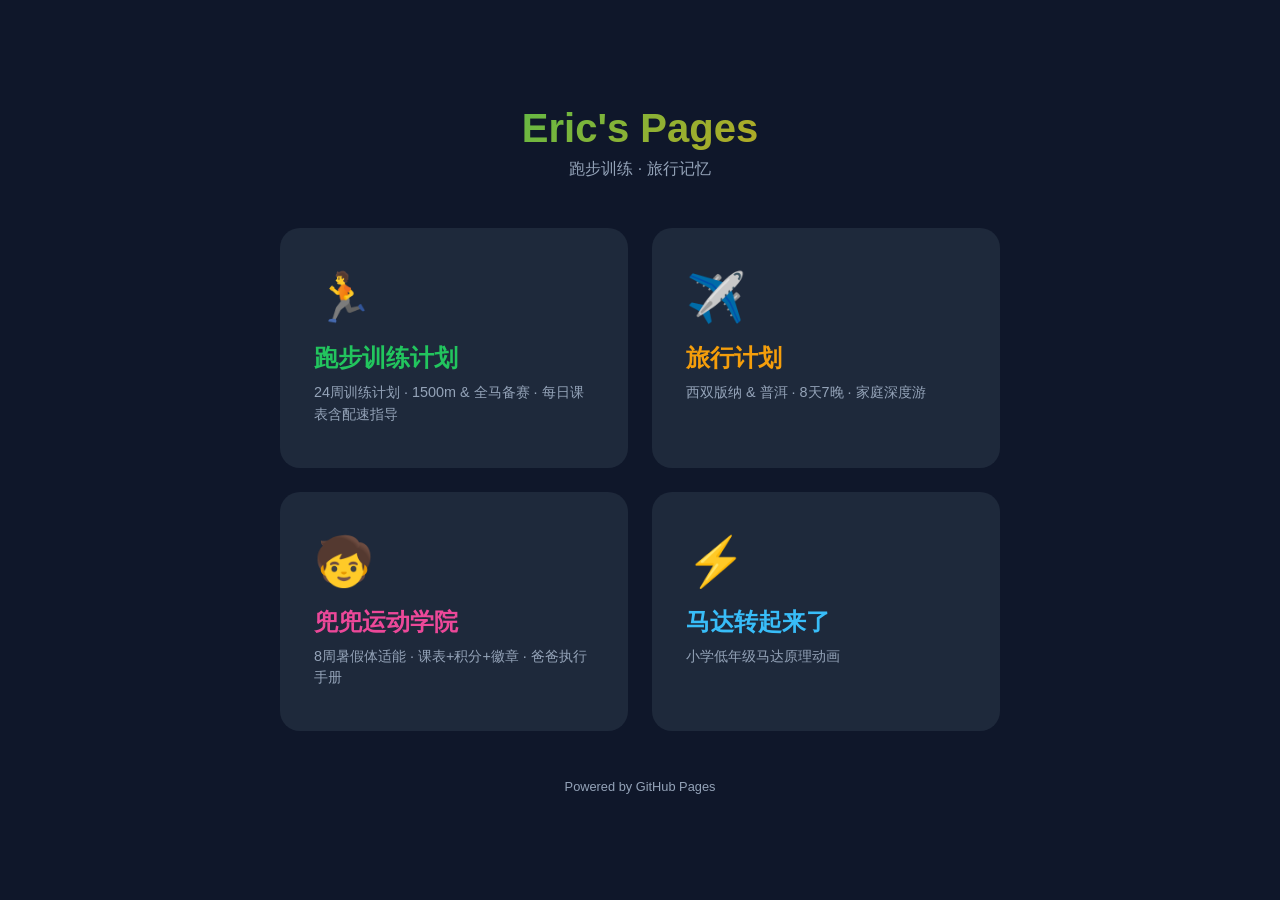
<file: index.html>
<!DOCTYPE html>
<html lang="zh-CN">
<head>
<meta charset="UTF-8">
<meta name="viewport" content="width=device-width, initial-scale=1.0">
<title>Eric's Pages</title>
<style>
:root {
  --bg: #0f172a;
  --card-bg: #1e293b;
  --running: #22c55e;
  --travel: #f59e0b;
  --kids: #ec4899;
  --motor: #38bdf8;
  --text: #f1f5f9;
  --text-sub: #94a3b8;
  --radius: 20px;
}
* { margin: 0; padding: 0; box-sizing: border-box; }
body {
  font-family: -apple-system, BlinkMacSystemFont, 'Segoe UI', sans-serif;
  background: var(--bg);
  color: var(--text);
  min-height: 100vh;
  display: flex;
  align-items: center;
  justify-content: center;
  padding: 24px;
}
.container { max-width: 720px; width: 100%; }
.header {
  text-align: center;
  margin-bottom: 48px;
}
.header h1 {
  font-size: 2.5rem;
  font-weight: 800;
  background: linear-gradient(135deg, var(--running), var(--travel));
  -webkit-background-clip: text;
  -webkit-text-fill-color: transparent;
  background-clip: text;
  margin-bottom: 8px;
}
.header p {
  color: var(--text-sub);
  font-size: 1rem;
}
.cards {
  display: grid;
  grid-template-columns: repeat(2, 1fr);
  gap: 24px;
}
.card {
  background: var(--card-bg);
  border-radius: var(--radius);
  padding: 40px 32px;
  text-decoration: none;
  color: var(--text);
  transition: transform 0.2s, box-shadow 0.2s;
  border: 2px solid transparent;
  position: relative;
  overflow: hidden;
}
.card:hover {
  transform: translateY(-4px);
  box-shadow: 0 20px 60px rgba(0,0,0,0.3);
}
.card.running:hover { border-color: var(--running); }
.card.travel:hover { border-color: var(--travel); }
.card.kids:hover { border-color: var(--kids); }
.card.motor:hover { border-color: var(--motor); }
.card .icon {
  font-size: 3rem;
  margin-bottom: 16px;
  display: block;
}
.card h2 {
  font-size: 1.5rem;
  font-weight: 700;
  margin-bottom: 8px;
}
.card p {
  color: var(--text-sub);
  font-size: 0.9rem;
  line-height: 1.5;
}
.card.running h2 { color: var(--running); }
.card.travel h2 { color: var(--travel); }
.card.kids h2 { color: var(--kids); }
.card.motor h2 { color: var(--motor); }
.footer {
  text-align: center;
  margin-top: 48px;
  color: var(--text-sub);
  font-size: 0.8rem;
}
@media (max-width: 600px) {
  .cards { grid-template-columns: 1fr; }
  .header h1 { font-size: 2rem; }
}
</style>
</head>
<body>
<div class="container">
  <div class="header">
    <h1>Eric's Pages</h1>
    <p>跑步训练 · 旅行记忆</p>
  </div>
  <div class="cards">
    <a href="running/" class="card running">
      <span class="icon">🏃</span>
      <h2>跑步训练计划</h2>
      <p>24周训练计划 · 1500m & 全马备赛 · 每日课表含配速指导</p>
    </a>
    <a href="travel/" class="card travel">
      <span class="icon">✈️</span>
      <h2>旅行计划</h2>
      <p>西双版纳 & 普洱 · 8天7晚 · 家庭深度游</p>
    </a>
    <a href="kids/" class="card kids">
      <span class="icon">🧒</span>
      <h2>兜兜运动学院</h2>
      <p>8周暑假体适能 · 课表+积分+徽章 · 爸爸执行手册</p>
    </a>
    <a href="motor/" class="card motor">
      <span class="icon">⚡</span>
      <h2>马达转起来了</h2>
      <p>小学低年级马达原理动画</p>
    </a>
  </div>
  <div class="footer">
    Powered by GitHub Pages
  </div>
</div>
</body>
</html>
</file>
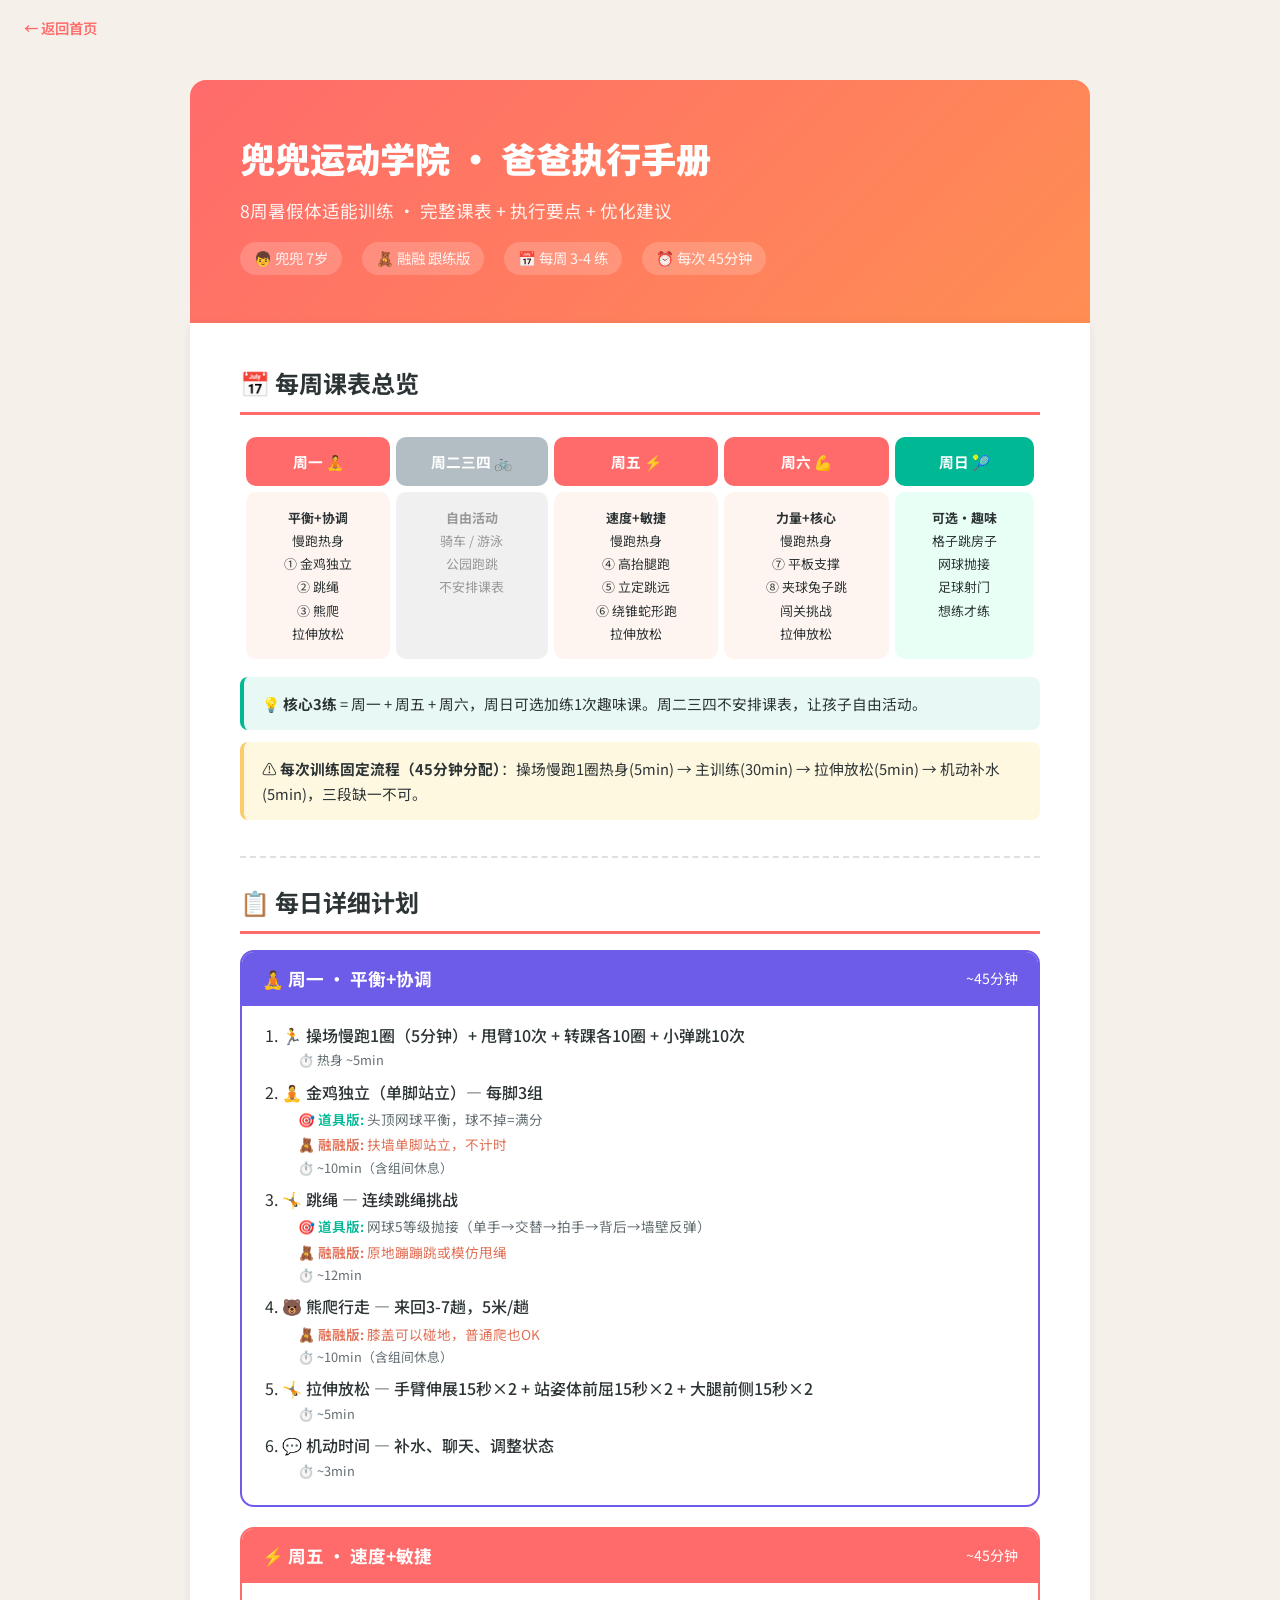
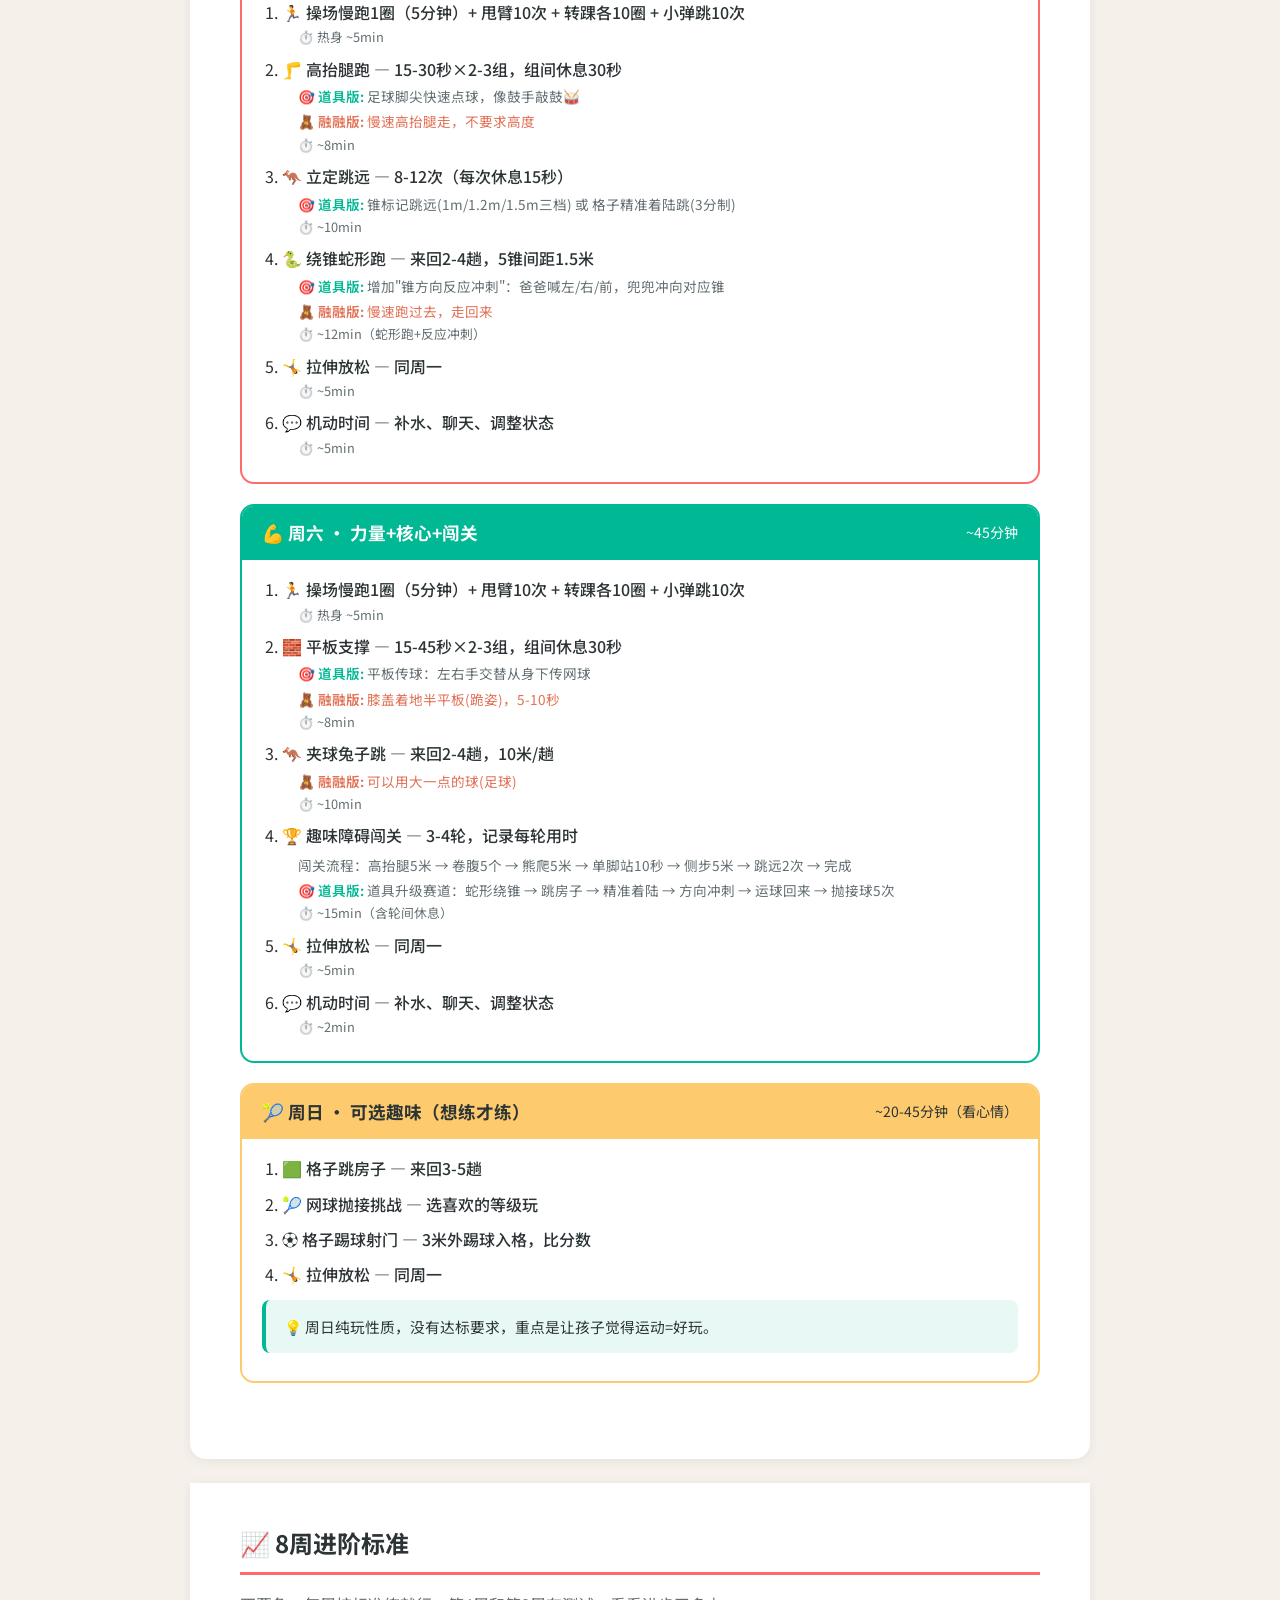
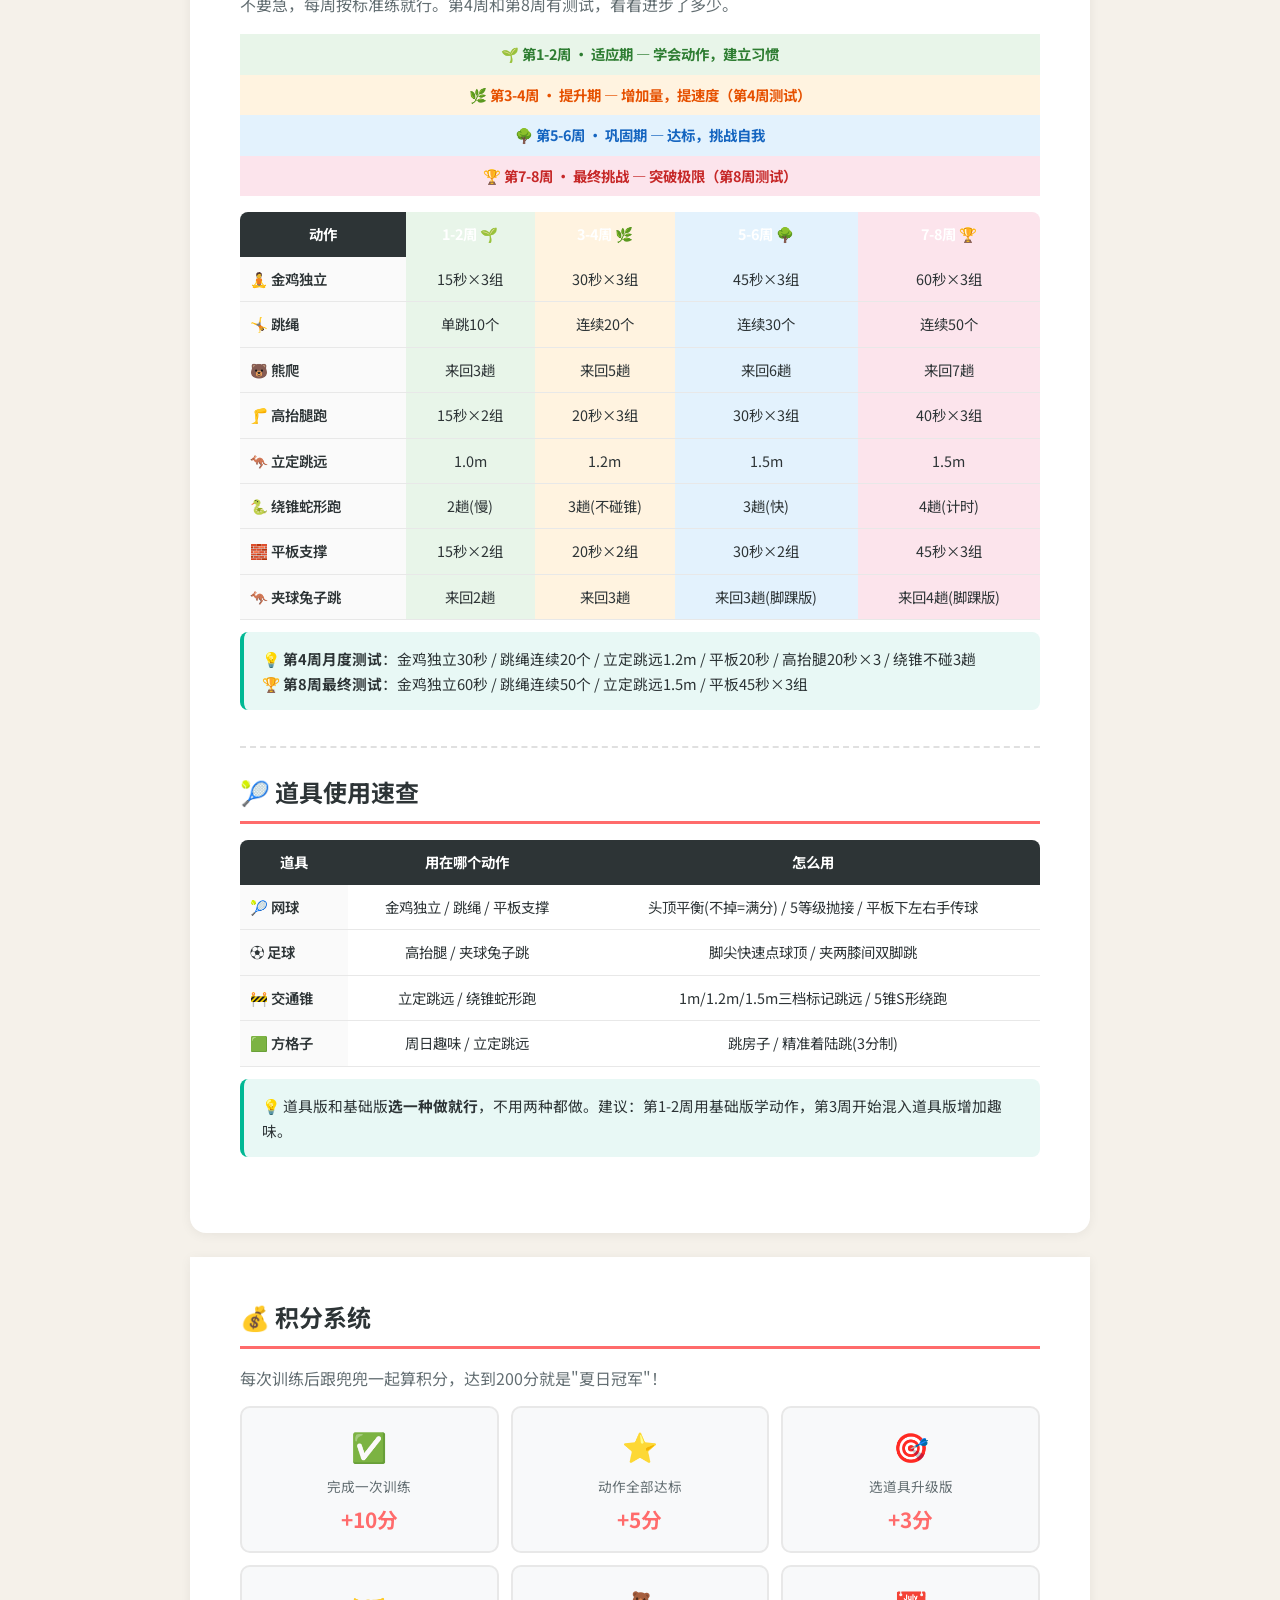
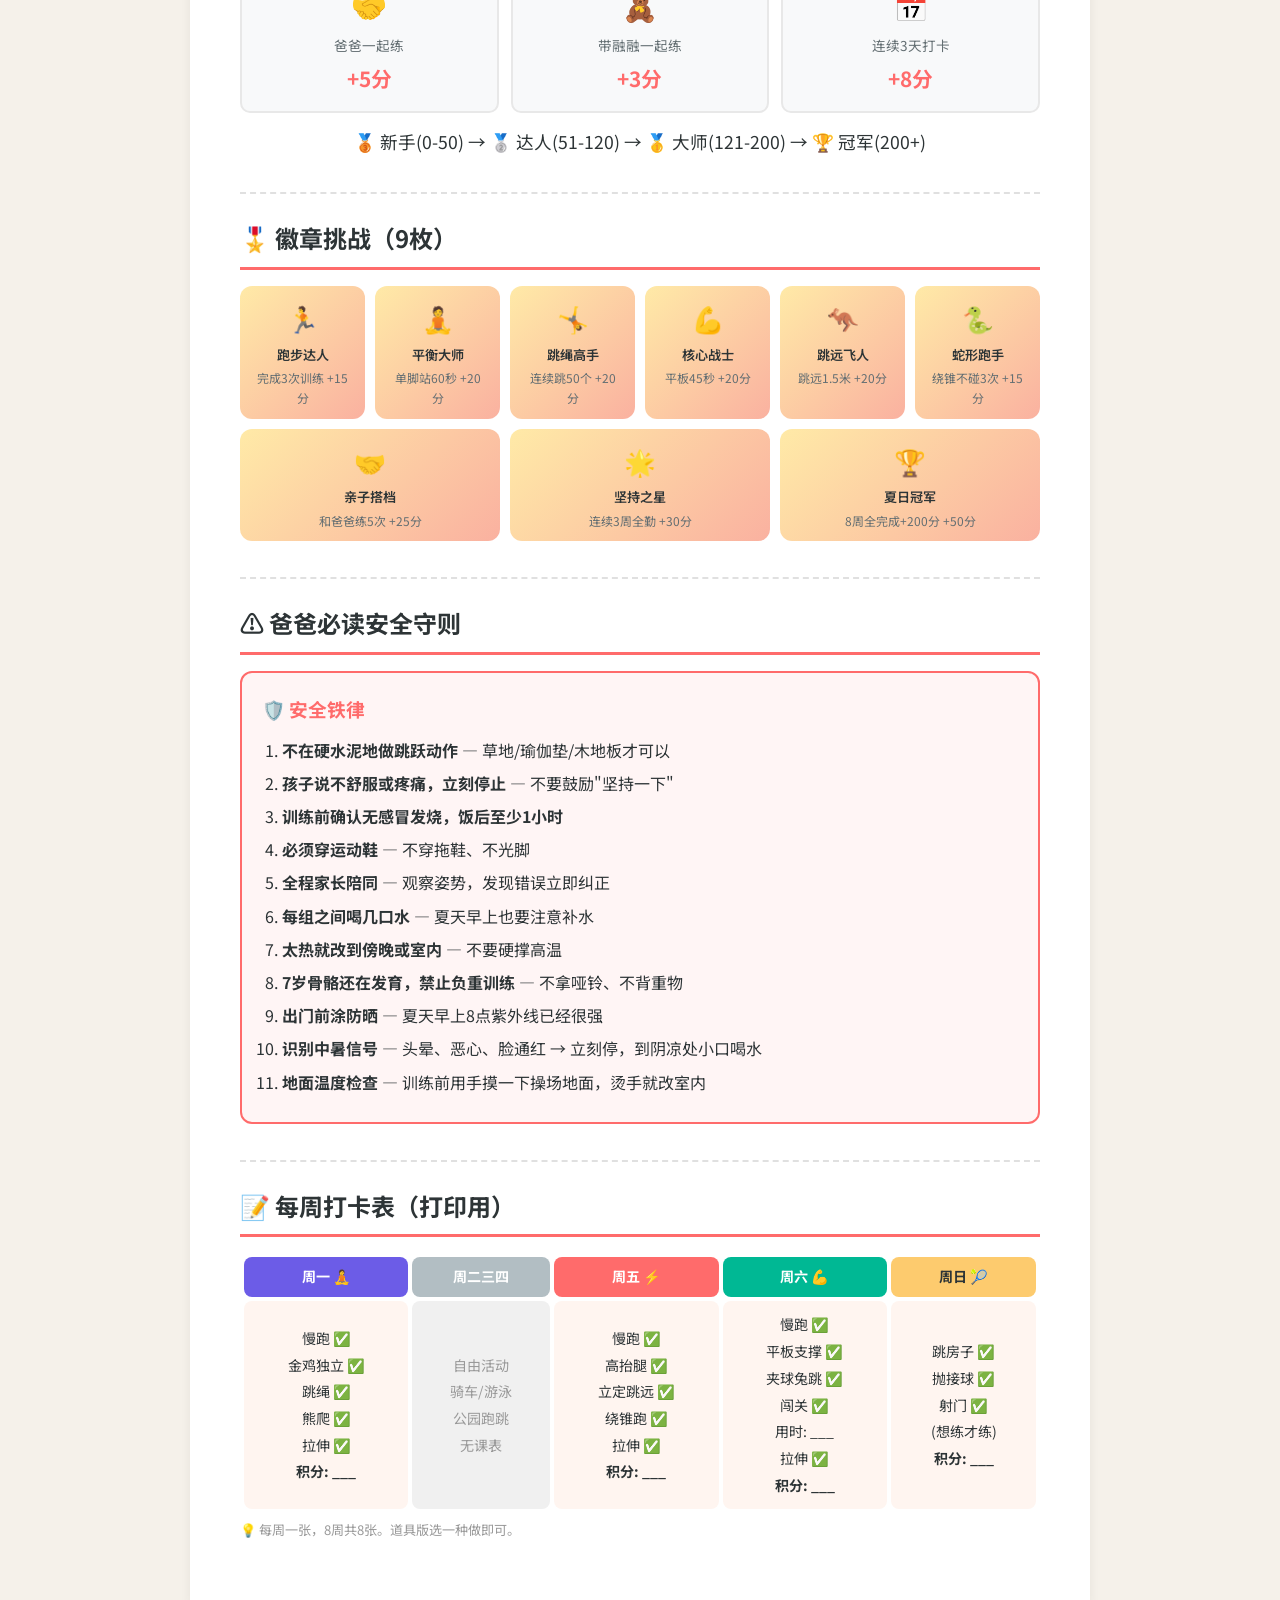
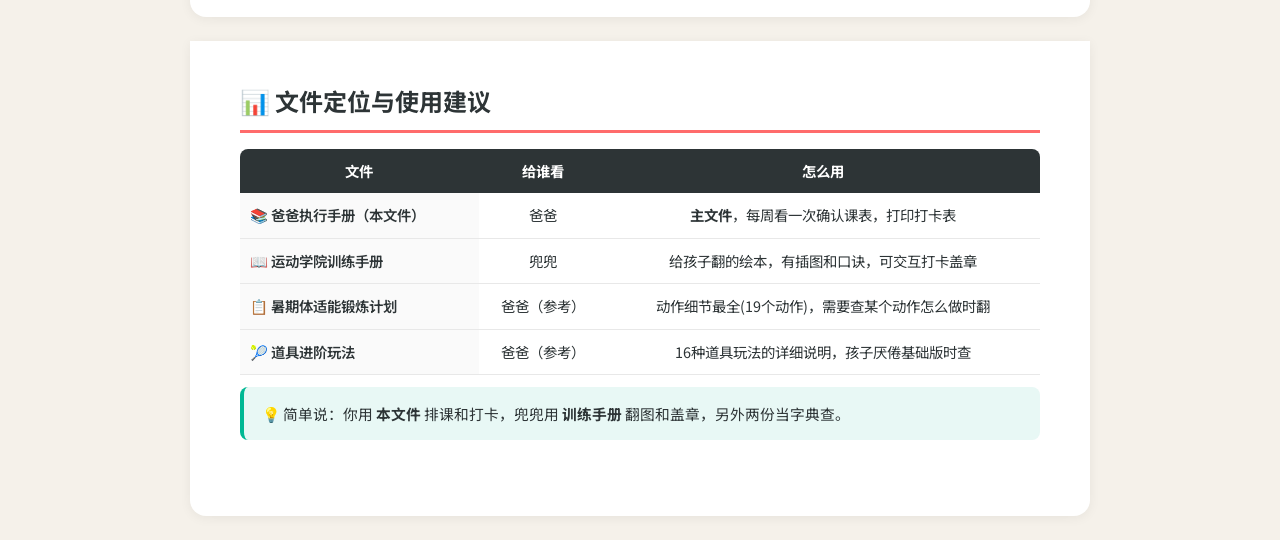
<file: kids/index.html>
<!DOCTYPE html>
<html lang="zh-CN">
<head>
<meta charset="UTF-8">
<meta name="viewport" content="width=device-width, initial-scale=1.0">
<title>兜兜运动学院 · 爸爸执行手册</title>
<style>
  @import url('https://fonts.googleapis.com/css2?family=Noto+Sans+SC:wght@400;500;700;900&display=swap');
  * { margin:0; padding:0; box-sizing:border-box; }
  body {
    font-family: 'Noto Sans SC', -apple-system, sans-serif;
    background: #F5F1EA;
    color: #2D3436;
    line-height: 1.7;
    padding: 0;
  }
  .page {
    max-width: 900px;
    margin: 0 auto;
    background: white;
    padding: 40px 50px;
    margin-bottom: 24px;
    box-shadow: 0 2px 12px rgba(0,0,0,0.06);
    border-radius: 0 0 16px 16px;
  }
  @media print {
    body { background: white; }
    .page { box-shadow:none; margin:0; border-radius:0; page-break-after: always; padding: 30px; }
  }
  .hero {
    background: linear-gradient(135deg, #FF6B6B 0%, #FF8E53 100%);
    color: white;
    padding: 48px 50px;
    border-radius: 16px 16px 0 0;
    margin: 24px auto 0;
    max-width: 900px;
  }
  .hero h1 { font-size: 2.2em; font-weight: 900; margin-bottom: 8px; }
  .hero .sub { font-size: 1.1em; opacity: 0.92; }
  .hero .meta { display:flex; gap:20px; margin-top:16px; font-size:0.9em; opacity:0.9; flex-wrap:wrap; }
  .hero .meta span { background: rgba(255,255,255,0.2); padding: 4px 14px; border-radius: 20px; }
  .section { margin-bottom: 36px; }
  .section-title {
    font-size: 1.5em; font-weight: 700; color: #2D3436;
    margin-bottom: 16px; padding-bottom: 8px;
    border-bottom: 3px solid #FF6B6B;
    display: flex; align-items: center; gap: 10px;
  }
  .week-table { width: 100%; border-collapse: separate; border-spacing: 6px; font-size: 0.92em; }
  .week-table th { text-align: center; padding: 12px 8px; border-radius: 10px; font-size: 1em; font-weight: 700; }
  .week-table td { padding: 14px 12px; border-radius: 10px; text-align: center; vertical-align: top; font-size: 0.88em; line-height: 1.8; }
  .th-train { background: #FF6B6B; color: white; }
  .th-rest { background: #B2BEC3; color: white; }
  .th-optional { background: #00B894; color: white; }
  .td-train { background: #FFF5F0; }
  .td-rest { background: #F0F0F0; color: #999; }
  .td-optional { background: #E8FFF5; }
  .day-card { border-radius: 14px; overflow: hidden; margin-bottom: 20px; border: 2px solid; }
  .day-card.mon { border-color: #6C5CE7; }
  .day-card.fri { border-color: #FF6B6B; }
  .day-card.sat { border-color: #00B894; }
  .day-card.sun { border-color: #FDCB6E; }
  .day-header { padding: 12px 20px; color: white; font-weight: 700; font-size: 1.1em; display: flex; justify-content: space-between; align-items: center; }
  .day-card.mon .day-header { background: #6C5CE7; }
  .day-card.fri .day-header { background: #FF6B6B; }
  .day-card.sat .day-header { background: #00B894; }
  .day-card.sun .day-header { background: #FDCB6E; color: #2D3436; }
  .day-body { padding: 16px 20px; }
  .day-body ol { margin: 0; padding-left: 20px; }
  .day-body ol li { margin-bottom: 8px; }
  .exercise-line { font-weight: 500; }
  .prop-tip { font-size: 0.85em; color: #636E72; margin-top: 2px; padding-left: 16px; }
  .prop-tip::before { content: "🎯 道具版: "; color: #00B894; font-weight: 600; }
  .rongrong-tip { font-size: 0.85em; color: #E17055; margin-top: 2px; padding-left: 16px; }
  .rongrong-tip::before { content: "🧸 融融版: "; color: #E17055; font-weight: 600; }
  .prog-table { width: 100%; border-collapse: collapse; font-size: 0.9em; }
  .prog-table th { background: #2D3436; color: white; padding: 10px; text-align: center; }
  .prog-table th:first-child { border-radius: 8px 0 0 0; }
  .prog-table th:last-child { border-radius: 0 8px 0 0; }
  .prog-table td { padding: 10px; text-align: center; border-bottom: 1px solid #E8E8E8; }
  .prog-table td:first-child { text-align: left; font-weight: 600; background: #FAFAFA; }
  .prog-table .stage1 { background: #E8F5E9; }
  .prog-table .stage2 { background: #FFF3E0; }
  .prog-table .stage3 { background: #E3F2FD; }
  .prog-table .stage4 { background: #FCE4EC; }
  .prog-phase { text-align: center; font-weight: 700; padding: 8px; font-size: 0.9em; }
  .points-grid { display: grid; grid-template-columns: repeat(3, 1fr); gap: 12px; }
  .point-card { background: #F8F9FA; border-radius: 10px; padding: 14px; text-align: center; border: 2px solid #E8E8E8; }
  .point-card .icon { font-size: 1.8em; }
  .point-card .label { font-size: 0.85em; color: #636E72; margin: 4px 0; }
  .point-card .pts { font-size: 1.3em; font-weight: 700; color: #FF6B6B; }
  .badge-row { display: flex; flex-wrap: wrap; gap: 10px; }
  .badge-item { background: linear-gradient(135deg, #FFEAA7, #FAB1A0); border-radius: 12px; padding: 10px 16px; text-align: center; flex: 1; min-width: 120px; }
  .badge-item .bi { font-size: 1.6em; }
  .badge-item .bn { font-size: 0.82em; font-weight: 600; margin-top: 4px; }
  .badge-item .bc { font-size: 0.75em; color: #636E72; margin-top: 2px; }
  .safety-box { background: #FFF5F5; border: 2px solid #FF6B6B; border-radius: 12px; padding: 20px; }
  .safety-box h3 { color: #FF6B6B; margin-bottom: 12px; }
  .safety-box ol { margin: 0; padding-left: 20px; }
  .safety-box ol li { margin-bottom: 6px; }
  .tip-box { background: #E8F8F5; border-left: 4px solid #00B894; border-radius: 8px; padding: 14px 18px; margin: 12px 0; font-size: 0.92em; }
  .warn-box { background: #FFF8E1; border-left: 4px solid #FDCB6E; border-radius: 8px; padding: 14px 18px; margin: 12px 0; font-size: 0.92em; }
  .opt-list { counter-reset: opt; list-style: none; padding: 0; }
  .opt-list li { counter-increment: opt; padding: 14px 14px 14px 50px; margin-bottom: 10px; background: #F8F9FA; border-radius: 10px; position: relative; }
  .opt-list li::before { content: counter(opt); position: absolute; left: 14px; top: 14px; width: 24px; height: 24px; background: #FF6B6B; color: white; border-radius: 50%; display: flex; align-items: center; justify-content: center; font-weight: 700; font-size: 0.85em; }
  .opt-list li b { color: #2D3436; }
  .opt-list li .opt-detail { font-size: 0.9em; color: #636E72; margin-top: 4px; }
  .checklist-table { width: 100%; border-collapse: separate; border-spacing: 4px; font-size: 0.88em; }
  .checklist-table th { text-align: center; padding: 8px; border-radius: 8px; color: white; font-weight: 700; }
  .checklist-table td { padding: 10px 8px; border-radius: 8px; text-align: center; background: #FFF5F0; line-height: 1.9; }
  hr.divider { border: none; border-top: 2px dashed #E0E0E0; margin: 24px 0; }
  .small-note { font-size: 0.82em; color: #999; margin-top: 6px; }
  .back-link { display:inline-block; margin:16px 24px; color:#FF6B6B; text-decoration:none; font-weight:600; font-size:0.9em; }
</style>
</head>
<body>
<a href="../" class="back-link">← 返回首页</a>

<div class="hero">
  <h1>兜兜运动学院 · 爸爸执行手册</h1>
  <div class="sub">8周暑假体适能训练 · 完整课表 + 执行要点 + 优化建议</div>
  <div class="meta">
    <span>👦 兜兜 7岁</span>
    <span>🧸 融融 跟练版</span>
    <span>📅 每周 3-4 练</span>
    <span>⏰ 每次 45分钟</span>
  </div>
</div>

<div class="page">
  <div class="section">
    <div class="section-title">📅 每周课表总览</div>
    <table class="week-table">
      <tr>
        <th class="th-train">周一 🧘</th>
        <th class="th-rest">周二三四 🚲</th>
        <th class="th-train">周五 ⚡</th>
        <th class="th-train">周六 💪</th>
        <th class="th-optional">周日 🎾</th>
      </tr>
      <tr>
        <td class="td-train"><b>平衡+协调</b><br>慢跑热身<br>① 金鸡独立<br>② 跳绳<br>③ 熊爬<br>拉伸放松</td>
        <td class="td-rest"><b>自由活动</b><br>骑车 / 游泳<br>公园跑跳<br>不安排课表</td>
        <td class="td-train"><b>速度+敏捷</b><br>慢跑热身<br>④ 高抬腿跑<br>⑤ 立定跳远<br>⑥ 绕锥蛇形跑<br>拉伸放松</td>
        <td class="td-train"><b>力量+核心</b><br>慢跑热身<br>⑦ 平板支撑<br>⑧ 夹球兔子跳<br>闯关挑战<br>拉伸放松</td>
        <td class="td-optional"><b>可选·趣味</b><br>格子跳房子<br>网球抛接<br>足球射门<br>想练才练</td>
      </tr>
    </table>
    <div class="tip-box">💡 <b>核心3练</b> = 周一 + 周五 + 周六，周日可选加练1次趣味课。周二三四不安排课表，让孩子自由活动。</div>
    <div class="warn-box">⚠️ <b>每次训练固定流程（45分钟分配）</b>：操场慢跑1圈热身(5min) → 主训练(30min) → 拉伸放松(5min) → 机动补水(5min)，三段缺一不可。</div>
  </div>

  <hr class="divider">

  <div class="section">
    <div class="section-title">📋 每日详细计划</div>

    <div class="day-card mon">
      <div class="day-header"><span>🧘 周一 · 平衡+协调</span><span style="font-size:0.8em;font-weight:400;">~45分钟</span></div>
      <div class="day-body"><ol>
        <li><div class="exercise-line">🏃 操场慢跑1圈（5分钟）+ 甩臂10次 + 转踝各10圈 + 小弹跳10次</div><div style="font-size:0.8em;color:#636E72;padding-left:16px;">⏱️ 热身 ~5min</div></li>
        <li><div class="exercise-line">🧘 金鸡独立（单脚站立）— 每脚3组</div><div class="prop-tip">头顶网球平衡，球不掉=满分</div><div class="rongrong-tip">扶墙单脚站立，不计时</div><div style="font-size:0.8em;color:#636E72;padding-left:16px;">⏱️ ~10min（含组间休息）</div></li>
        <li><div class="exercise-line">🤸 跳绳 — 连续跳绳挑战</div><div class="prop-tip">网球5等级抛接（单手→交替→拍手→背后→墙壁反弹）</div><div class="rongrong-tip">原地蹦蹦跳或模仿甩绳</div><div style="font-size:0.8em;color:#636E72;padding-left:16px;">⏱️ ~12min</div></li>
        <li><div class="exercise-line">🐻 熊爬行走 — 来回3-7趟，5米/趟</div><div class="rongrong-tip">膝盖可以碰地，普通爬也OK</div><div style="font-size:0.8em;color:#636E72;padding-left:16px;">⏱️ ~10min（含组间休息）</div></li>
        <li><div class="exercise-line">🤸 拉伸放松 — 手臂伸展15秒×2 + 站姿体前屈15秒×2 + 大腿前侧15秒×2</div><div style="font-size:0.8em;color:#636E72;padding-left:16px;">⏱️ ~5min</div></li>
        <li><div class="exercise-line">💬 机动时间 — 补水、聊天、调整状态</div><div style="font-size:0.8em;color:#636E72;padding-left:16px;">⏱️ ~3min</div></li>
      </ol></div>
    </div>

    <div class="day-card fri">
      <div class="day-header"><span>⚡ 周五 · 速度+敏捷</span><span style="font-size:0.8em;font-weight:400;">~45分钟</span></div>
      <div class="day-body"><ol>
        <li><div class="exercise-line">🏃 操场慢跑1圈（5分钟）+ 甩臂10次 + 转踝各10圈 + 小弹跳10次</div><div style="font-size:0.8em;color:#636E72;padding-left:16px;">⏱️ 热身 ~5min</div></li>
        <li><div class="exercise-line">🦵 高抬腿跑 — 15-30秒×2-3组，组间休息30秒</div><div class="prop-tip">足球脚尖快速点球，像鼓手敲鼓🥁</div><div class="rongrong-tip">慢速高抬腿走，不要求高度</div><div style="font-size:0.8em;color:#636E72;padding-left:16px;">⏱️ ~8min</div></li>
        <li><div class="exercise-line">🦘 立定跳远 — 8-12次（每次休息15秒）</div><div class="prop-tip">锥标记跳远(1m/1.2m/1.5m三档) 或 格子精准着陆跳(3分制)</div><div style="font-size:0.8em;color:#636E72;padding-left:16px;">⏱️ ~10min</div></li>
        <li><div class="exercise-line">🐍 绕锥蛇形跑 — 来回2-4趟，5锥间距1.5米</div><div class="prop-tip">增加"锥方向反应冲刺"：爸爸喊左/右/前，兜兜冲向对应锥</div><div class="rongrong-tip">慢速跑过去，走回来</div><div style="font-size:0.8em;color:#636E72;padding-left:16px;">⏱️ ~12min（蛇形跑+反应冲刺）</div></li>
        <li><div class="exercise-line">🤸 拉伸放松 — 同周一</div><div style="font-size:0.8em;color:#636E72;padding-left:16px;">⏱️ ~5min</div></li>
        <li><div class="exercise-line">💬 机动时间 — 补水、聊天、调整状态</div><div style="font-size:0.8em;color:#636E72;padding-left:16px;">⏱️ ~5min</div></li>
      </ol></div>
    </div>

    <div class="day-card sat">
      <div class="day-header"><span>💪 周六 · 力量+核心+闯关</span><span style="font-size:0.8em;font-weight:400;">~45分钟</span></div>
      <div class="day-body"><ol>
        <li><div class="exercise-line">🏃 操场慢跑1圈（5分钟）+ 甩臂10次 + 转踝各10圈 + 小弹跳10次</div><div style="font-size:0.8em;color:#636E72;padding-left:16px;">⏱️ 热身 ~5min</div></li>
        <li><div class="exercise-line">🧱 平板支撑 — 15-45秒×2-3组，组间休息30秒</div><div class="prop-tip">平板传球：左右手交替从身下传网球</div><div class="rongrong-tip">膝盖着地半平板(跪姿)，5-10秒</div><div style="font-size:0.8em;color:#636E72;padding-left:16px;">⏱️ ~8min</div></li>
        <li><div class="exercise-line">🦘 夹球兔子跳 — 来回2-4趟，10米/趟</div><div class="rongrong-tip">可以用大一点的球(足球)</div><div style="font-size:0.8em;color:#636E72;padding-left:16px;">⏱️ ~10min</div></li>
        <li><div class="exercise-line">🏆 趣味障碍闯关 — 3-4轮，记录每轮用时</div><div style="font-size:0.85em;color:#636E72;padding-left:16px;margin-top:4px;">闯关流程：高抬腿5米 → 卷腹5个 → 熊爬5米 → 单脚站10秒 → 侧步5米 → 跳远2次 → 完成</div><div class="prop-tip">道具升级赛道：蛇形绕锥 → 跳房子 → 精准着陆 → 方向冲刺 → 运球回来 → 抛接球5次</div><div style="font-size:0.8em;color:#636E72;padding-left:16px;">⏱️ ~15min（含轮间休息）</div></li>
        <li><div class="exercise-line">🤸 拉伸放松 — 同周一</div><div style="font-size:0.8em;color:#636E72;padding-left:16px;">⏱️ ~5min</div></li>
        <li><div class="exercise-line">💬 机动时间 — 补水、聊天、调整状态</div><div style="font-size:0.8em;color:#636E72;padding-left:16px;">⏱️ ~2min</div></li>
      </ol></div>
    </div>

    <div class="day-card sun">
      <div class="day-header"><span>🎾 周日 · 可选趣味（想练才练）</span><span style="font-size:0.8em;font-weight:400;">~20-45分钟（看心情）</span></div>
      <div class="day-body"><ol>
        <li><div class="exercise-line">🟩 格子跳房子 — 来回3-5趟</div></li>
        <li><div class="exercise-line">🎾 网球抛接挑战 — 选喜欢的等级玩</div></li>
        <li><div class="exercise-line">⚽ 格子踢球射门 — 3米外踢球入格，比分数</div></li>
        <li><div class="exercise-line">🤸 拉伸放松 — 同周一</div></li>
      </ol>
      <div class="tip-box" style="margin-top:12px;">💡 周日纯玩性质，没有达标要求，重点是让孩子觉得运动=好玩。</div></div>
    </div>
  </div>
</div>

<div class="page">
  <div class="section">
    <div class="section-title">📈 8周进阶标准</div>
    <p style="margin-bottom:16px;color:#636E72;">不要急，每周按标准练就行。第4周和第8周有测试，看看进步了多少。</p>
    <div class="prog-phase" style="background:#E8F5E9;color:#2E7D32;">🌱 第1-2周 · 适应期 — 学会动作，建立习惯</div>
    <div class="prog-phase" style="background:#FFF3E0;color:#E65100;">🌿 第3-4周 · 提升期 — 增加量，提速度（第4周测试）</div>
    <div class="prog-phase" style="background:#E3F2FD;color:#1565C0;">🌳 第5-6周 · 巩固期 — 达标，挑战自我</div>
    <div class="prog-phase" style="background:#FCE4EC;color:#C62828;">🏆 第7-8周 · 最终挑战 — 突破极限（第8周测试）</div>
    <table class="prog-table" style="margin-top:16px;">
      <tr><th>动作</th><th class="stage1">1-2周 🌱</th><th class="stage2">3-4周 🌿</th><th class="stage3">5-6周 🌳</th><th class="stage4">7-8周 🏆</th></tr>
      <tr><td>🧘 金鸡独立</td><td class="stage1">15秒×3组</td><td class="stage2">30秒×3组</td><td class="stage3">45秒×3组</td><td class="stage4">60秒×3组</td></tr>
      <tr><td>🤸 跳绳</td><td class="stage1">单跳10个</td><td class="stage2">连续20个</td><td class="stage3">连续30个</td><td class="stage4">连续50个</td></tr>
      <tr><td>🐻 熊爬</td><td class="stage1">来回3趟</td><td class="stage2">来回5趟</td><td class="stage3">来回6趟</td><td class="stage4">来回7趟</td></tr>
      <tr><td>🦵 高抬腿跑</td><td class="stage1">15秒×2组</td><td class="stage2">20秒×3组</td><td class="stage3">30秒×3组</td><td class="stage4">40秒×3组</td></tr>
      <tr><td>🦘 立定跳远</td><td class="stage1">1.0m</td><td class="stage2">1.2m</td><td class="stage3">1.5m</td><td class="stage4">1.5m</td></tr>
      <tr><td>🐍 绕锥蛇形跑</td><td class="stage1">2趟(慢)</td><td class="stage2">3趟(不碰锥)</td><td class="stage3">3趟(快)</td><td class="stage4">4趟(计时)</td></tr>
      <tr><td>🧱 平板支撑</td><td class="stage1">15秒×2组</td><td class="stage2">20秒×2组</td><td class="stage3">30秒×2组</td><td class="stage4">45秒×3组</td></tr>
      <tr><td>🦘 夹球兔子跳</td><td class="stage1">来回2趟</td><td class="stage2">来回3趟</td><td class="stage3">来回3趟(脚踝版)</td><td class="stage4">来回4趟(脚踝版)</td></tr>
    </table>
    <div class="tip-box">💡 <b>第4周月度测试</b>：金鸡独立30秒 / 跳绳连续20个 / 立定跳远1.2m / 平板20秒 / 高抬腿20秒×3 / 绕锥不碰3趟<br>🏆 <b>第8周最终测试</b>：金鸡独立60秒 / 跳绳连续50个 / 立定跳远1.5m / 平板45秒×3组</div>
  </div>

  <hr class="divider">

  <div class="section">
    <div class="section-title">🎾 道具使用速查</div>
    <table class="prog-table">
      <tr><th>道具</th><th>用在哪个动作</th><th>怎么用</th></tr>
      <tr><td>🎾 网球</td><td>金鸡独立 / 跳绳 / 平板支撑</td><td>头顶平衡(不掉=满分) / 5等级抛接 / 平板下左右手传球</td></tr>
      <tr><td>⚽ 足球</td><td>高抬腿 / 夹球兔子跳</td><td>脚尖快速点球顶 / 夹两膝间双脚跳</td></tr>
      <tr><td>🚧 交通锥</td><td>立定跳远 / 绕锥蛇形跑</td><td>1m/1.2m/1.5m三档标记跳远 / 5锥S形绕跑</td></tr>
      <tr><td>🟩 方格子</td><td>周日趣味 / 立定跳远</td><td>跳房子 / 精准着陆跳(3分制)</td></tr>
    </table>
    <div class="tip-box">💡 道具版和基础版<b>选一种做就行</b>，不用两种都做。建议：第1-2周用基础版学动作，第3周开始混入道具版增加趣味。</div>
  </div>
</div>

<div class="page">
  <div class="section">
    <div class="section-title">💰 积分系统</div>
    <p style="margin-bottom:14px;color:#636E72;">每次训练后跟兜兜一起算积分，达到200分就是"夏日冠军"！</p>
    <div class="points-grid">
      <div class="point-card"><div class="icon">✅</div><div class="label">完成一次训练</div><div class="pts">+10分</div></div>
      <div class="point-card"><div class="icon">⭐</div><div class="label">动作全部达标</div><div class="pts">+5分</div></div>
      <div class="point-card"><div class="icon">🎯</div><div class="label">选道具升级版</div><div class="pts">+3分</div></div>
      <div class="point-card"><div class="icon">🤝</div><div class="label">爸爸一起练</div><div class="pts">+5分</div></div>
      <div class="point-card"><div class="icon">🧸</div><div class="label">带融融一起练</div><div class="pts">+3分</div></div>
      <div class="point-card"><div class="icon">📅</div><div class="label">连续3天打卡</div><div class="pts">+8分</div></div>
    </div>
    <div style="margin-top:14px;text-align:center;font-size:1.1em;">🥉 新手(0-50) → 🥈 达人(51-120) → 🥇 大师(121-200) → 🏆 冠军(200+)</div>
  </div>

  <hr class="divider">

  <div class="section">
    <div class="section-title">🎖️ 徽章挑战（9枚）</div>
    <div class="badge-row">
      <div class="badge-item"><div class="bi">🏃</div><div class="bn">跑步达人</div><div class="bc">完成3次训练 +15分</div></div>
      <div class="badge-item"><div class="bi">🧘</div><div class="bn">平衡大师</div><div class="bc">单脚站60秒 +20分</div></div>
      <div class="badge-item"><div class="bi">🤸</div><div class="bn">跳绳高手</div><div class="bc">连续跳50个 +20分</div></div>
      <div class="badge-item"><div class="bi">💪</div><div class="bn">核心战士</div><div class="bc">平板45秒 +20分</div></div>
      <div class="badge-item"><div class="bi">🦘</div><div class="bn">跳远飞人</div><div class="bc">跳远1.5米 +20分</div></div>
      <div class="badge-item"><div class="bi">🐍</div><div class="bn">蛇形跑手</div><div class="bc">绕锥不碰3次 +15分</div></div>
      <div class="badge-item"><div class="bi">🤝</div><div class="bn">亲子搭档</div><div class="bc">和爸爸练5次 +25分</div></div>
      <div class="badge-item"><div class="bi">🌟</div><div class="bn">坚持之星</div><div class="bc">连续3周全勤 +30分</div></div>
      <div class="badge-item"><div class="bi">🏆</div><div class="bn">夏日冠军</div><div class="bc">8周全完成+200分 +50分</div></div>
    </div>
  </div>

  <hr class="divider">

  <div class="section">
    <div class="section-title">⚠️ 爸爸必读安全守则</div>
    <div class="safety-box">
      <h3>🛡️ 安全铁律</h3>
      <ol>
        <li><b>不在硬水泥地做跳跃动作</b> — 草地/瑜伽垫/木地板才可以</li>
        <li><b>孩子说不舒服或疼痛，立刻停止</b> — 不要鼓励"坚持一下"</li>
        <li><b>训练前确认无感冒发烧，饭后至少1小时</b></li>
        <li><b>必须穿运动鞋</b> — 不穿拖鞋、不光脚</li>
        <li><b>全程家长陪同</b> — 观察姿势，发现错误立即纠正</li>
        <li><b>每组之间喝几口水</b> — 夏天早上也要注意补水</li>
        <li><b>太热就改到傍晚或室内</b> — 不要硬撑高温</li>
        <li><b>7岁骨骼还在发育，禁止负重训练</b> — 不拿哑铃、不背重物</li>
        <li><b>出门前涂防晒</b> — 夏天早上8点紫外线已经很强</li>
        <li><b>识别中暑信号</b> — 头晕、恶心、脸通红 → 立刻停，到阴凉处小口喝水</li>
        <li><b>地面温度检查</b> — 训练前用手摸一下操场地面，烫手就改室内</li>
      </ol>
    </div>
  </div>

  <hr class="divider">

  <div class="section">
    <div class="section-title">📝 每周打卡表（打印用）</div>
    <table class="checklist-table">
      <tr>
        <th style="background:#6C5CE7;">周一 🧘</th>
        <th style="background:#B2BEC3;">周二三四</th>
        <th style="background:#FF6B6B;">周五 ⚡</th>
        <th style="background:#00B894;">周六 💪</th>
        <th style="background:#FDCB6E;color:#2D3436;">周日 🎾</th>
      </tr>
      <tr>
        <td>慢跑 ✅<br>金鸡独立 ✅<br>跳绳 ✅<br>熊爬 ✅<br>拉伸 ✅<br><b>积分: ___</b></td>
        <td style="background:#F0F0F0;color:#999;">自由活动<br>骑车/游泳<br>公园跑跳<br>无课表</td>
        <td>慢跑 ✅<br>高抬腿 ✅<br>立定跳远 ✅<br>绕锥跑 ✅<br>拉伸 ✅<br><b>积分: ___</b></td>
        <td>慢跑 ✅<br>平板支撑 ✅<br>夹球兔跳 ✅<br>闯关 ✅<br>用时: ___<br>拉伸 ✅<br><b>积分: ___</b></td>
        <td>跳房子 ✅<br>抛接球 ✅<br>射门 ✅<br>(想练才练)<br><b>积分: ___</b></td>
      </tr>
    </table>
    <p class="small-note">💡 每周一张，8周共8张。道具版选一种做即可。</p>
  </div>
</div>

<div class="page">
  <div class="section">
    <div class="section-title">📊 文件定位与使用建议</div>
    <table class="prog-table">
      <tr><th>文件</th><th>给谁看</th><th>怎么用</th></tr>
      <tr><td>📚 爸爸执行手册（本文件）</td><td>爸爸</td><td><b>主文件</b>，每周看一次确认课表，打印打卡表</td></tr>
      <tr><td>📖 运动学院训练手册</td><td>兜兜</td><td>给孩子翻的绘本，有插图和口诀，可交互打卡盖章</td></tr>
      <tr><td>📋 暑期体适能锻炼计划</td><td>爸爸（参考）</td><td>动作细节最全(19个动作)，需要查某个动作怎么做时翻</td></tr>
      <tr><td>🎾 道具进阶玩法</td><td>爸爸（参考）</td><td>16种道具玩法的详细说明，孩子厌倦基础版时查</td></tr>
    </table>
    <div class="tip-box">💡 简单说：你用 <b>本文件</b> 排课和打卡，兜兜用 <b>训练手册</b> 翻图和盖章，另外两份当字典查。</div>
  </div>
</div>

</body>
</html>
</file>
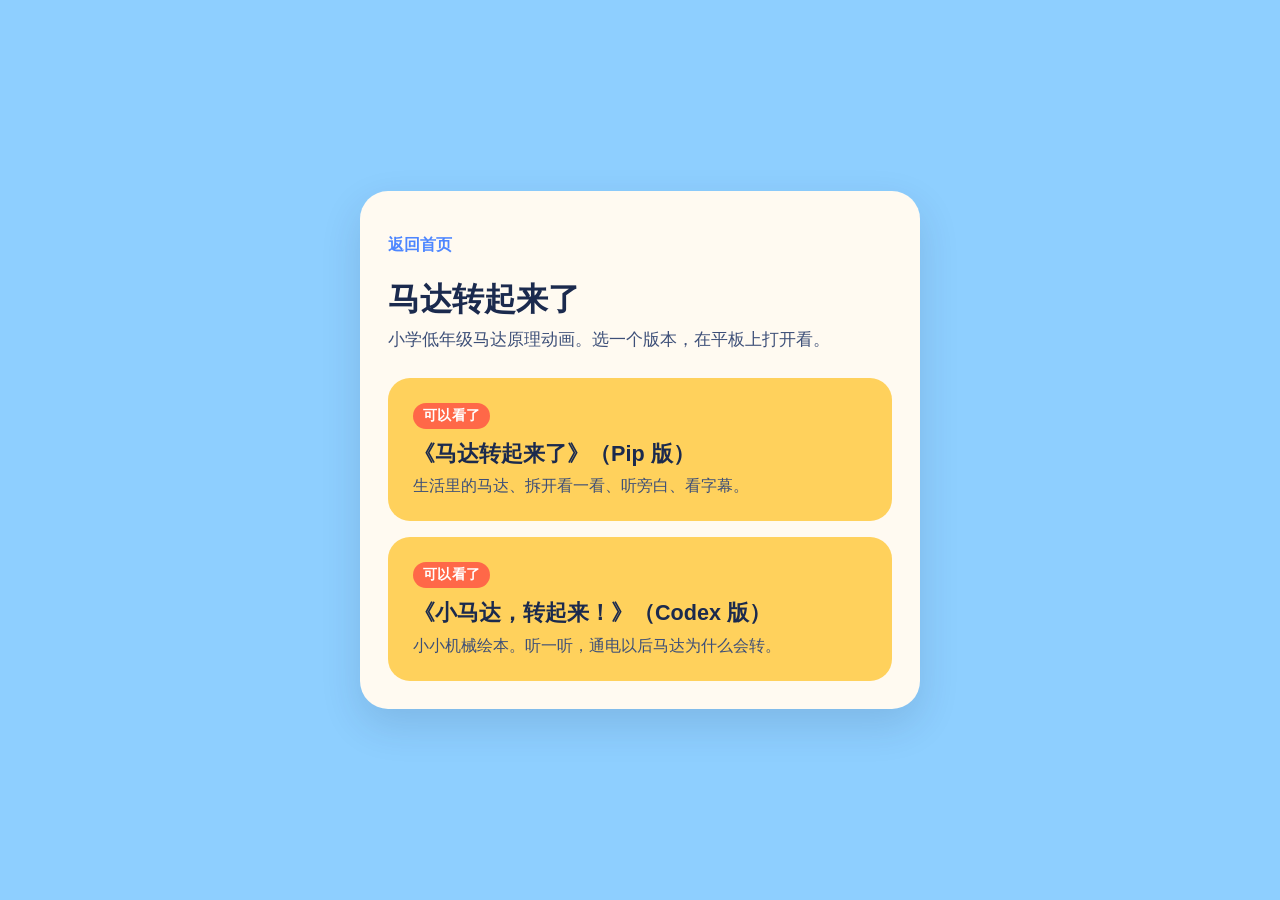
<file: motor/index.html>
<!DOCTYPE html>
<html lang="zh-CN">
<head>
<meta charset="UTF-8">
<meta name="viewport" content="width=device-width, initial-scale=1, viewport-fit=cover">
<meta name="description" content="小学低年级马达原理动画。Pip 版《马达转起来了》，Codex 版《小马达，转起来！》。">
<title>马达转起来了</title>
<style>
  :root {
    --ink: #1b2a4e;
    --ink-soft: #3d4f78;
    --paper: #fffaf1;
    --coral: #ff6848;
    --coral-deep: #e24d32;
    --sun: #ffd15c;
    --blue: #4d86ff;
    --shadow: 0 16px 40px rgba(27, 42, 78, 0.14);
  }
  * { margin: 0; padding: 0; box-sizing: border-box; }
  body {
    font-family: "PingFang SC", "Hiragino Sans GB", "Noto Sans SC", "Microsoft YaHei", sans-serif;
    color: var(--ink);
    background: #8ecfff;
    min-height: 100vh;
    min-height: 100dvh;
    -webkit-tap-highlight-color: transparent;
  }
  .sky {
    min-height: 100vh;
    min-height: 100dvh;
    display: flex;
    align-items: center;
    justify-content: center;
    padding: calc(28px + env(safe-area-inset-top)) 20px calc(28px + env(safe-area-inset-bottom));
  }
  .panel {
    width: min(560px, 100%);
    background: var(--paper);
    border-radius: 28px;
    box-shadow: var(--shadow);
    padding: 32px 28px 28px;
  }
  .back {
    display: inline-flex;
    align-items: center;
    min-height: 44px;
    margin-bottom: 12px;
    color: var(--blue);
    font-size: 1rem;
    font-weight: 700;
    text-decoration: none;
  }
  .back:focus-visible {
    outline: 3px solid var(--blue);
    outline-offset: 3px;
    border-radius: 8px;
  }
  h1 {
    font-size: 2rem;
    line-height: 1.25;
    margin-bottom: 8px;
  }
  .lead {
    color: var(--ink-soft);
    font-size: 1.05rem;
    line-height: 1.6;
    margin-bottom: 24px;
  }
  .choices {
    display: grid;
    gap: 16px;
  }
  .choice {
    display: block;
    border-radius: 22px;
    padding: 22px 22px 20px;
    text-decoration: none;
    color: inherit;
    border: 3px solid transparent;
  }
  .choice.ready {
    background: var(--sun);
    color: var(--ink);
  }
  .choice.ready:hover,
  .choice.ready:focus-visible {
    border-color: var(--coral);
    transform: translateY(-2px);
  }
  .choice.ready:focus-visible {
    outline: 3px solid var(--blue);
    outline-offset: 3px;
  }
  .badge {
    display: inline-block;
    font-size: 0.85rem;
    font-weight: 700;
    letter-spacing: 0.02em;
    padding: 4px 10px;
    border-radius: 999px;
    margin-bottom: 10px;
  }
  .choice.ready .badge {
    background: var(--coral);
    color: white;
  }
  .choice h2 {
    font-size: 1.35rem;
    line-height: 1.35;
    margin-bottom: 6px;
  }
  .choice p {
    font-size: 1rem;
    line-height: 1.5;
  }
  .choice.ready p { color: var(--ink-soft); }
  @media (max-width: 600px) {
    .panel { padding: 24px 18px 18px; border-radius: 22px; }
    h1 { font-size: 1.7rem; }
    .choice h2 { font-size: 1.2rem; }
  }
</style>
</head>
<body>
<div class="sky">
  <main class="panel">
    <a class="back" href="../">返回首页</a>
    <h1>马达转起来了</h1>
    <p class="lead">小学低年级马达原理动画。选一个版本，在平板上打开看。</p>
    <div class="choices">
      <a class="choice ready" href="pip/">
        <span class="badge">可以看了</span>
        <h2>《马达转起来了》（Pip 版）</h2>
        <p>生活里的马达、拆开看一看、听旁白、看字幕。</p>
      </a>
      <a class="choice ready" href="codex/">
        <span class="badge">可以看了</span>
        <h2>《小马达，转起来！》（Codex 版）</h2>
        <p>小小机械绘本。听一听，通电以后马达为什么会转。</p>
      </a>
    </div>
  </main>
</div>
</body>
</html>
</file>
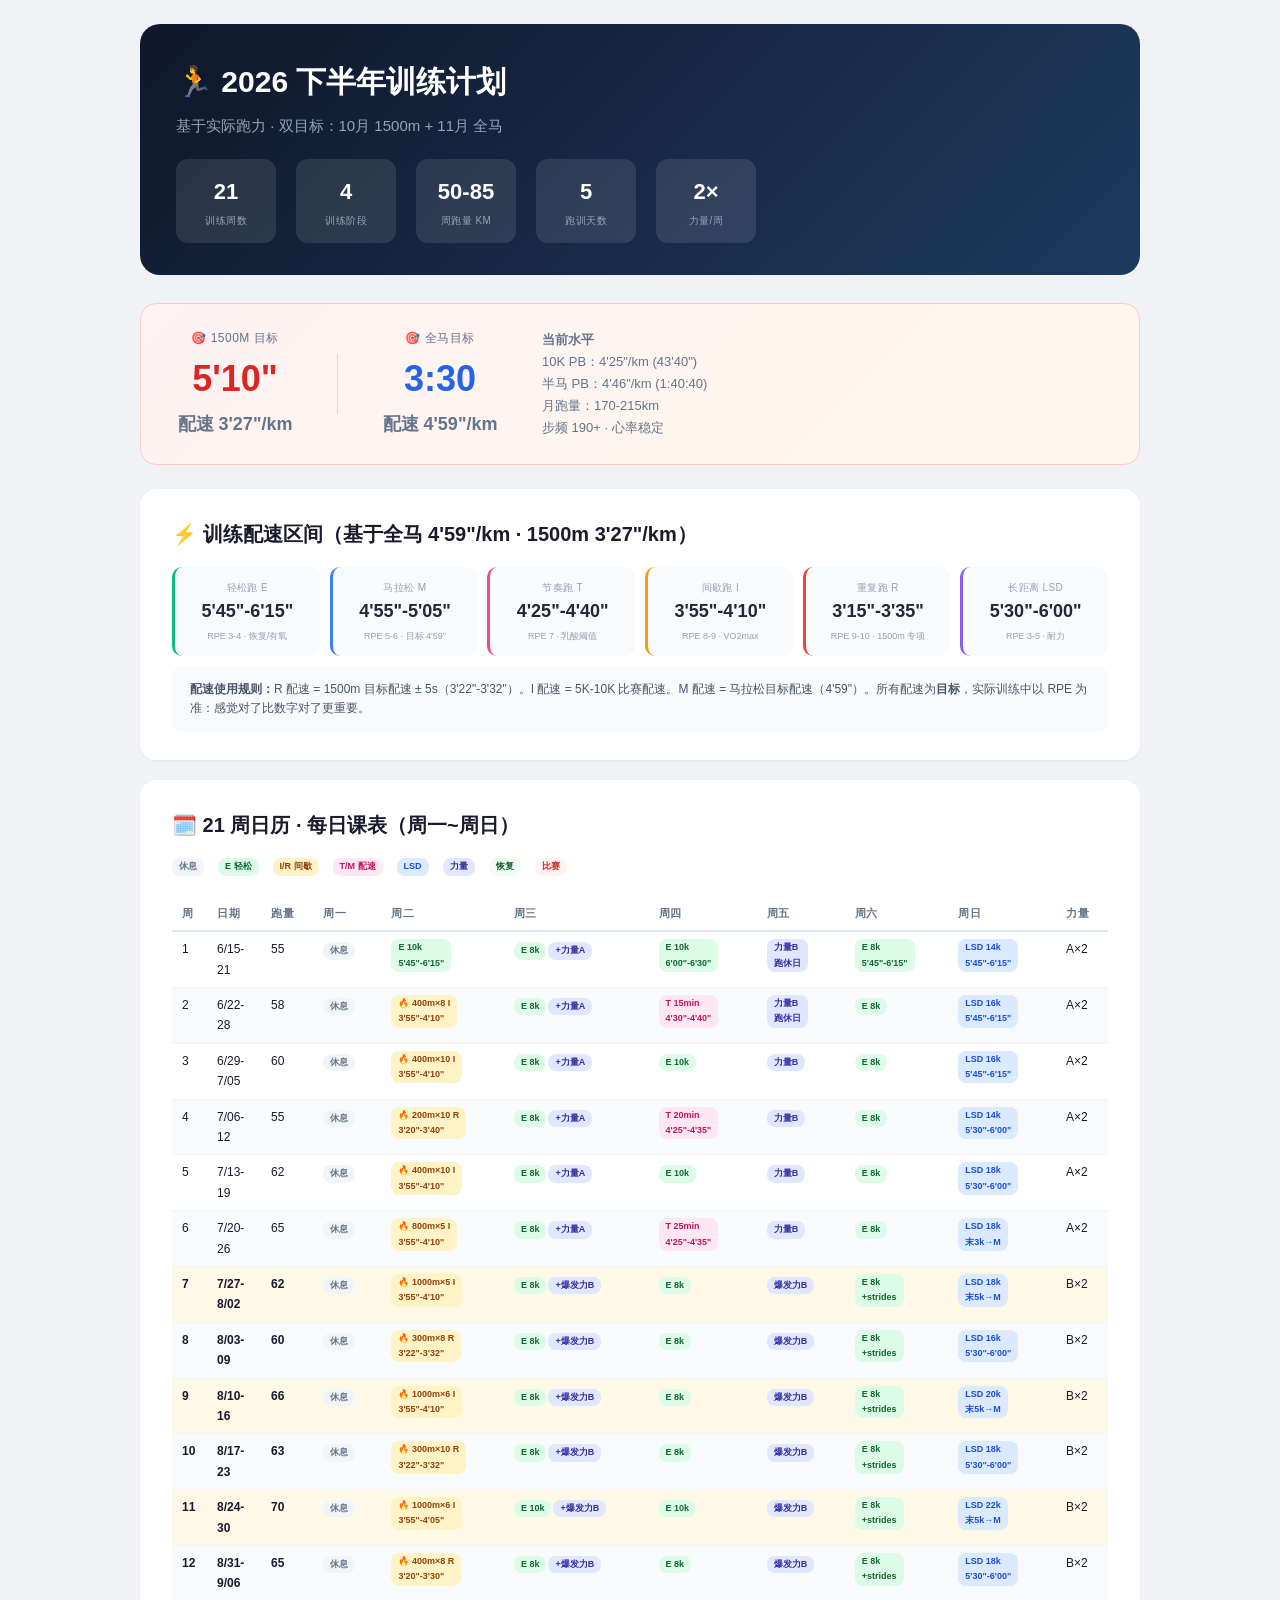
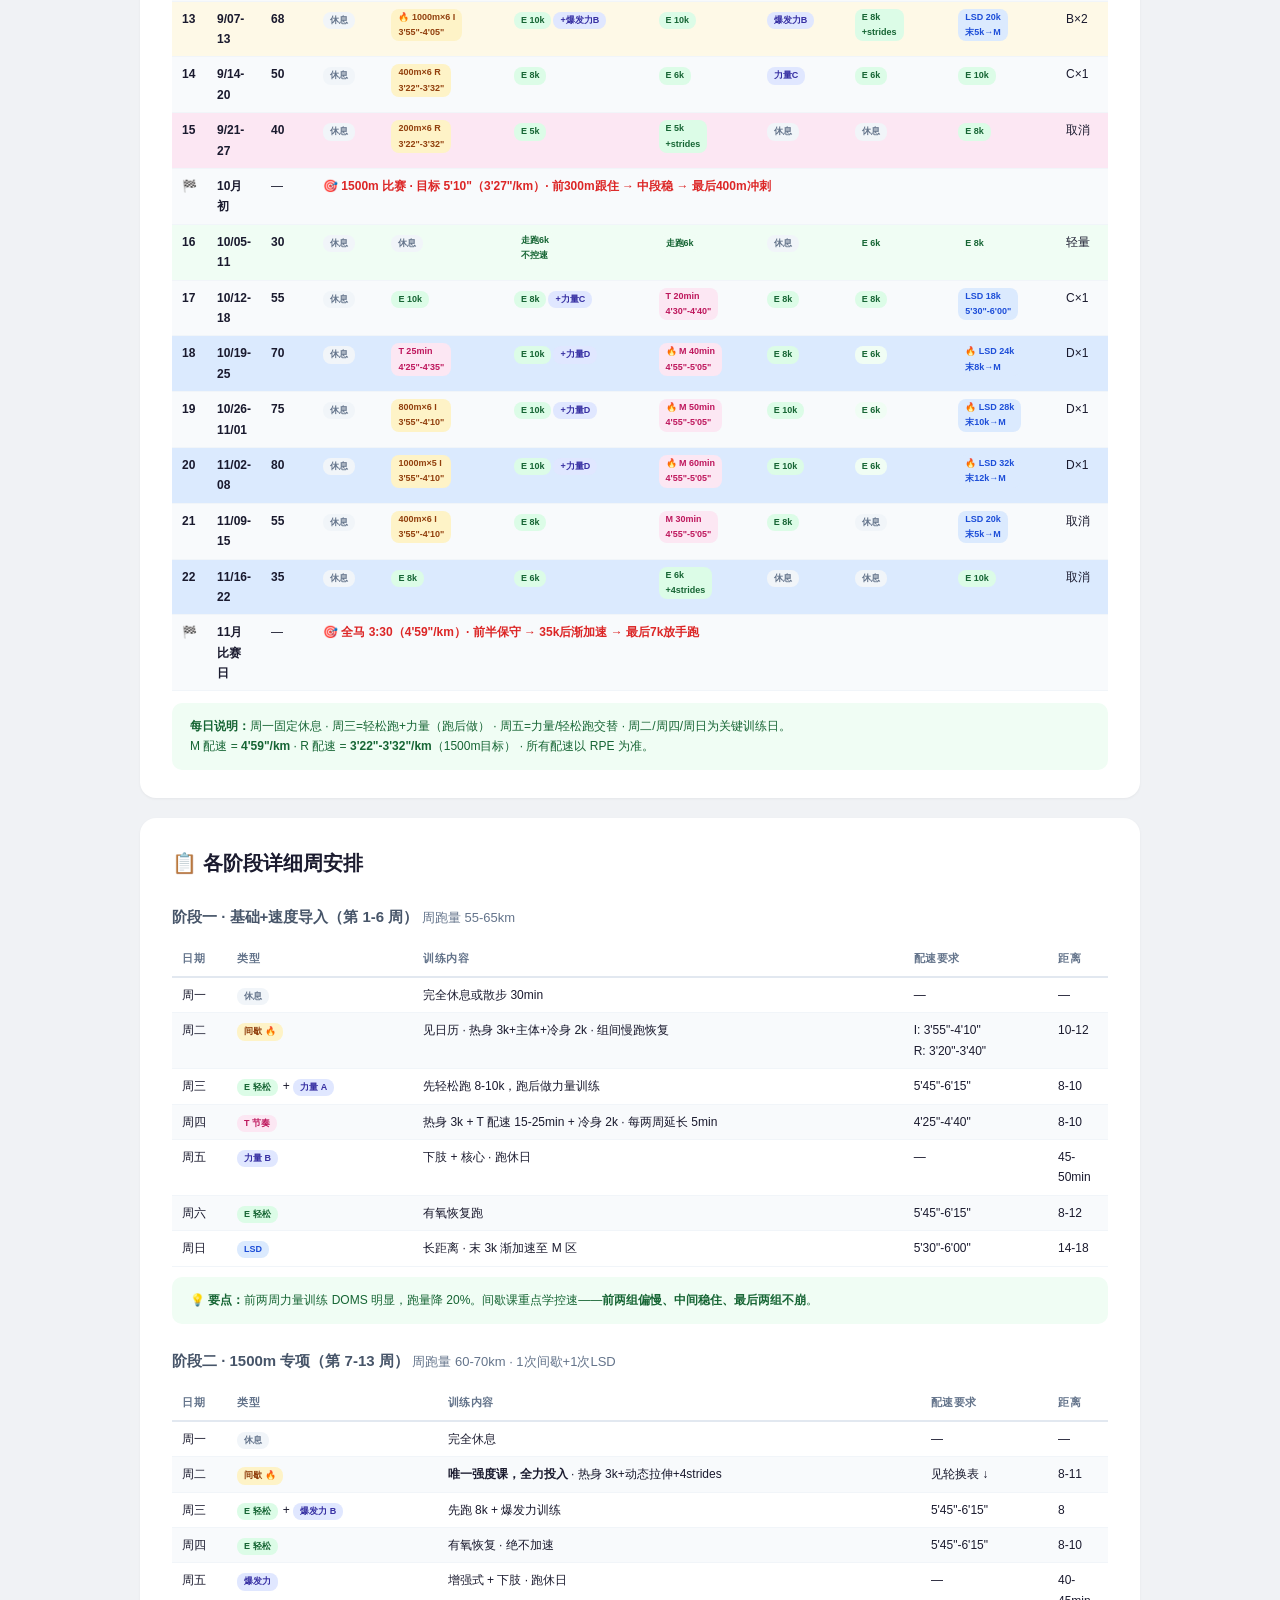
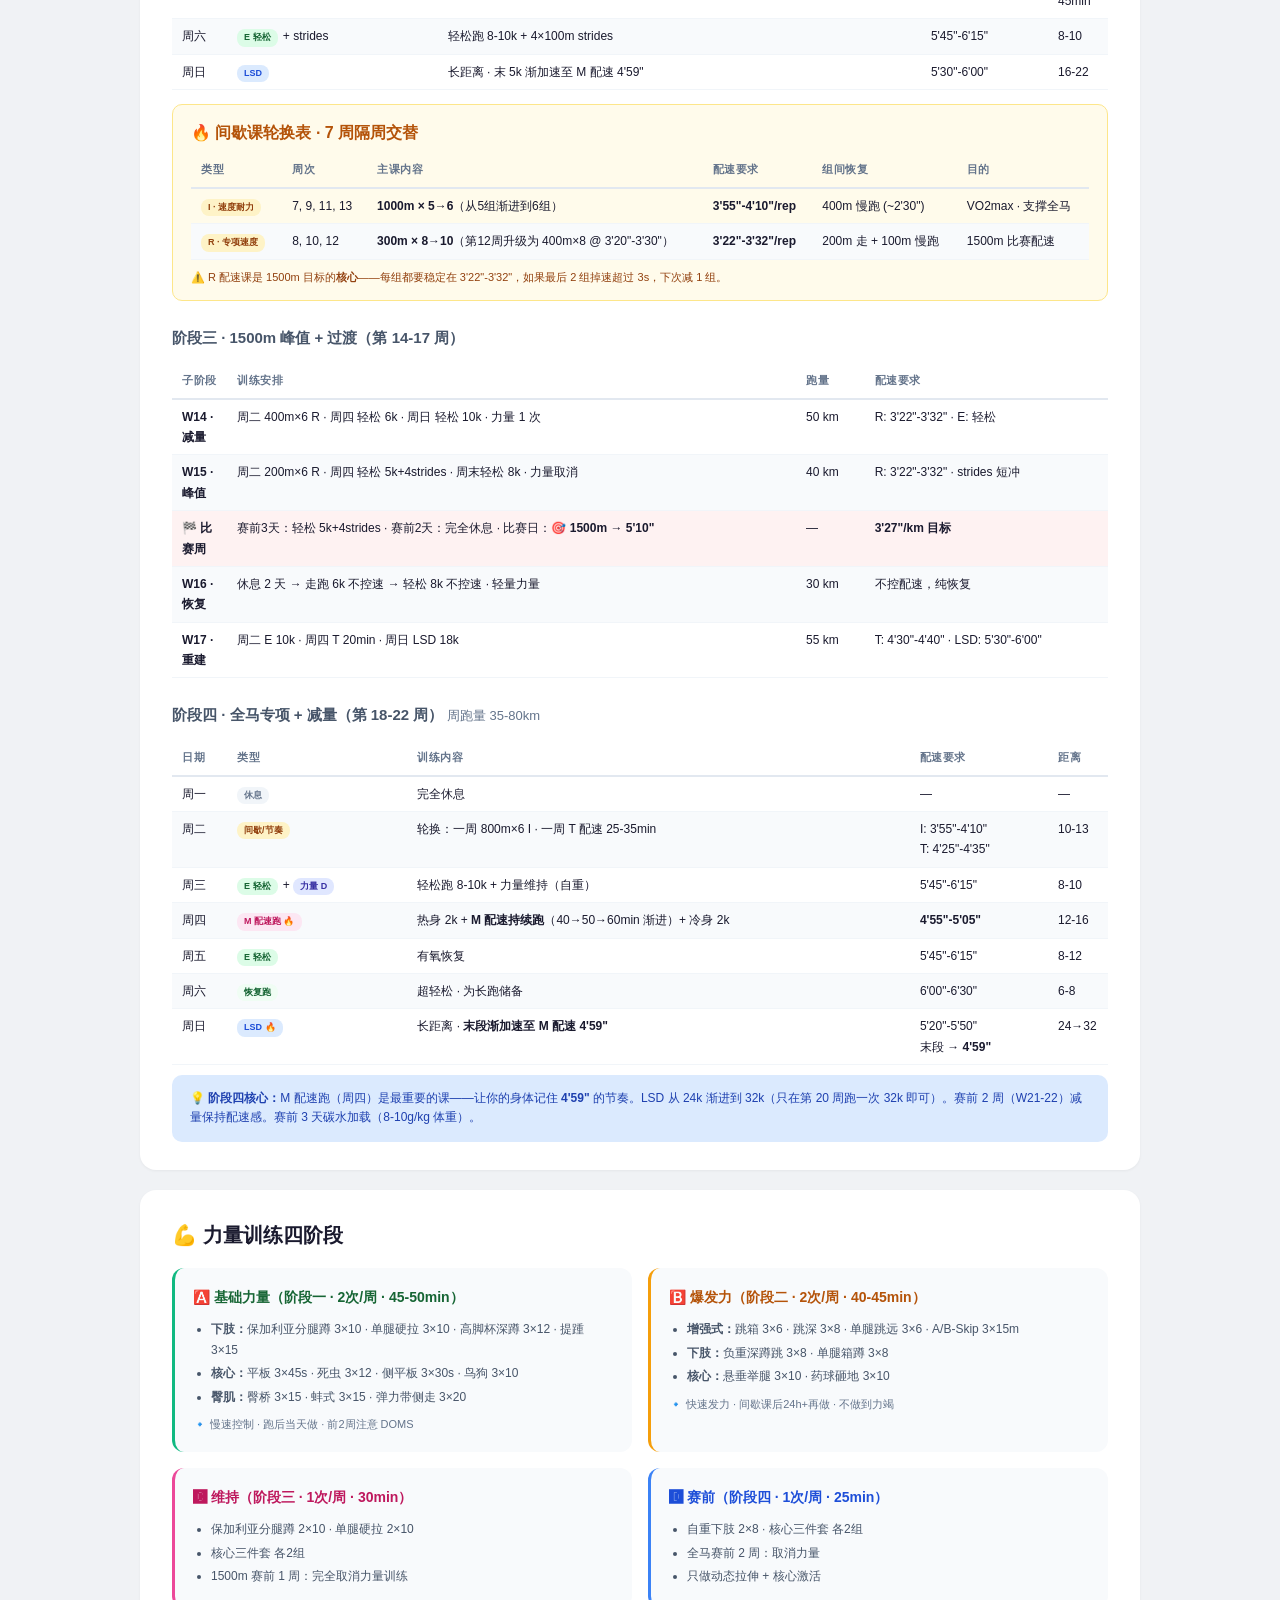
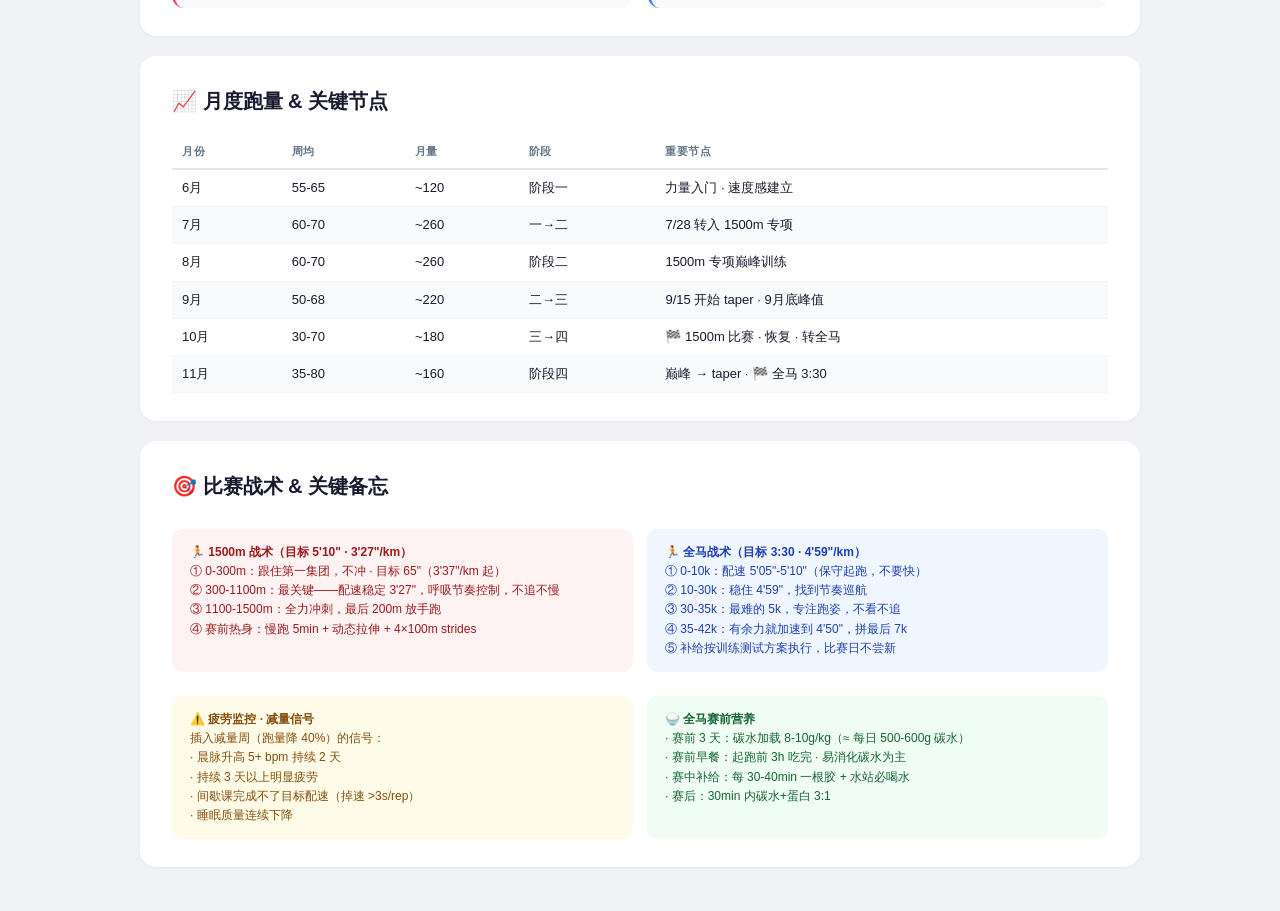
<file: running/index.html>
<!DOCTYPE html>
<html lang="zh-CN">
<head>
<meta charset="UTF-8">
<meta name="viewport" content="width=device-width, initial-scale=1.0">
<title>2026下半年训练计划 · 全马 330 + 1500m 5'10"</title>
<style>
* { margin: 0; padding: 0; box-sizing: border-box; }
body { font-family: -apple-system, BlinkMacSystemFont, 'Segoe UI', Roboto, sans-serif; background: #f0f2f5; color: #1a1a2e; padding: 24px; line-height: 1.7; }
.container { max-width: 1000px; margin: 0 auto; }

.header { background: linear-gradient(135deg, #0f172a 0%, #1e3a5f 100%); color: white; border-radius: 20px; padding: 32px 36px; margin-bottom: 28px; }
.header h1 { font-size: 30px; font-weight: 800; margin-bottom: 6px; }
.header .subtitle { color: #94a3b8; font-size: 15px; }
.header .meta { display: flex; gap: 20px; margin-top: 20px; flex-wrap: wrap; }
.header .meta-item { background: rgba(255,255,255,0.1); border-radius: 12px; padding: 14px 18px; text-align: center; min-width: 100px; }
.header .meta-item .val { font-size: 22px; font-weight: 800; }
.header .meta-item .lbl { font-size: 10px; color: #94a3b8; text-transform: uppercase; letter-spacing: 0.5px; margin-top: 2px; }

.target-card { background: linear-gradient(135deg, #fef2f2 0%, #fff7ed 100%); border: 1.5px solid #fecaca; border-radius: 16px; padding: 24px; margin-bottom: 24px; display: flex; gap: 32px; align-items: center; flex-wrap: wrap; }
.target-item { text-align: center; min-width: 140px; }
.target-item .t-label { font-size: 12px; color: #64748b; text-transform: uppercase; letter-spacing: 0.5px; }
.target-item .t-goal { font-size: 36px; font-weight: 900; }
.target-item .t-pace { font-size: 18px; font-weight: 700; color: #64748b; }
.target-divider { width: 1px; height: 60px; background: #fecaca; }

.section { background: white; border-radius: 16px; padding: 28px 32px; margin-bottom: 20px; box-shadow: 0 1px 3px rgba(0,0,0,0.05); }
.section h2 { font-size: 20px; font-weight: 800; margin-bottom: 16px; display: flex; align-items: center; gap: 8px; }
.section h3 { font-size: 15px; font-weight: 700; color: #475569; margin: 24px 0 10px; }

.phase-grid { display: grid; grid-template-columns: repeat(auto-fit, minmax(290px, 1fr)); gap: 16px; }
.phase-card { border-radius: 14px; padding: 22px; border: 1px solid #e2e8f0; }
.phase-card .phase-title { font-size: 16px; font-weight: 800; margin-bottom: 4px; }
.phase-card .phase-date { font-size: 12px; color: #64748b; margin-bottom: 14px; }
.phase-card .phase-detail { font-size: 13px; color: #475569; }
.phase-card .phase-detail li { margin-bottom: 4px; }

.phase-speed { background: #fef3c7; border-color: #fde68a; }
.phase-speed .phase-title { color: #b45309; }
.phase-marathon { background: #dbeafe; border-color: #bfdbfe; }
.phase-marathon .phase-title { color: #1d4ed8; }
.phase-peak { background: #fce7f3; border-color: #f9a8d4; }
.phase-peak .phase-title { color: #be185d; }
.phase-combine { background: #dcfce7; border-color: #bbf7d0; }
.phase-combine .phase-title { color: #166534; }

.week-table { width: 100%; border-collapse: collapse; font-size: 12px; margin-top: 12px; }
.week-table thead tr { border-bottom: 2px solid #e2e8f0; }
.week-table th { text-align: left; padding: 8px 10px; color: #64748b; font-size: 11px; font-weight: 600; text-transform: uppercase; letter-spacing: 0.5px; }
.week-table td { padding: 7px 10px; border-bottom: 1px solid #f1f5f9; vertical-align: top; }
.week-table tr:nth-child(even) td { background: #f8fafc; }
.tag { display: inline-block; padding: 1px 7px; border-radius: 8px; font-size: 9px; font-weight: 700; white-space: nowrap; margin-right: 2px; }
.tag-easy { background: #dcfce7; color: #166534; }
.tag-interval { background: #fef3c7; color: #92400e; }
.tag-tempo { background: #fce7f3; color: #be185d; }
.tag-long { background: #dbeafe; color: #1d4ed8; }
.tag-race { background: #fee2e2; color: #991b1b; }
.tag-strength { background: #e0e7ff; color: #3730a3; }
.tag-rest { background: #f1f5f9; color: #64748b; }
.tag-recov { background: #f0fdf4; color: #166534; }
.tag-fire { background: #fef2f2; color: #dc2626; }

.strength-grid { display: grid; grid-template-columns: 1fr 1fr; gap: 16px; }
.strength-box { background: #f8fafc; border-radius: 12px; padding: 18px; }
.strength-box h4 { font-size: 14px; font-weight: 700; margin-bottom: 10px; }
.strength-box ul { font-size: 12px; color: #475569; padding-left: 18px; }
.strength-box li { margin-bottom: 3px; }
.strength-box .hint { color: #64748b; font-size: 11px; margin-top: 8px; list-style: none; }

.pace-item { background: #f8fafc; border-radius: 10px; padding: 12px; text-align: center; }
.pace-item .pace-label { font-size: 10px; color: #94a3b8; text-transform: uppercase; letter-spacing: 0.4px; }
.pace-item .pace-val { font-size: 18px; font-weight: 800; color: #1e293b; }
.pace-item .pace-desc { font-size: 9px; color: #94a3b8; margin-top: 2px; }

.pace-row { display: grid; grid-template-columns: repeat(auto-fit, minmax(120px, 1fr)); gap: 10px; margin-top: 16px; }

.note-box { border-radius: 10px; padding: 14px 18px; margin-top: 10px; font-size: 12px; line-height: 1.6; }
.note-box strong { font-weight: 700; }

.legend { display: flex; gap: 12px; flex-wrap: wrap; margin-bottom: 8px; font-size: 11px; }

.highlight-row td { font-weight: 700; }

@media (max-width: 768px) {
  .strength-grid { grid-template-columns: 1fr; }
  .header .meta { gap: 8px; }
  .header .meta-item { min-width: 80px; padding: 10px 12px; }
  .target-card { flex-direction: column; gap: 16px; }
  .target-divider { width: 80%; height: 1px; }
}
</style>
</head>
<body>
<div class="container">

<!-- ====== Header + 目标 ====== -->
<div class="header">
  <h1>🏃 2026 下半年训练计划</h1>
  <div class="subtitle">基于实际跑力 · 双目标：10月 1500m + 11月 全马</div>
  <div class="meta">
    <div class="meta-item"><div class="val">21</div><div class="lbl">训练周数</div></div>
    <div class="meta-item"><div class="val">4</div><div class="lbl">训练阶段</div></div>
    <div class="meta-item"><div class="val">50-85</div><div class="lbl">周跑量 km</div></div>
    <div class="meta-item"><div class="val">5</div><div class="lbl">跑训天数</div></div>
    <div class="meta-item"><div class="val">2×</div><div class="lbl">力量/周</div></div>
  </div>
</div>

<div class="target-card">
  <div class="target-item">
    <div class="t-label">🎯 1500m 目标</div>
    <div class="t-goal" style="color:#dc2626;">5'10"</div>
    <div class="t-pace">配速 3'27"/km</div>
  </div>
  <div class="target-divider"></div>
  <div class="target-item">
    <div class="t-label">🎯 全马目标</div>
    <div class="t-goal" style="color:#2563eb;">3:30</div>
    <div class="t-pace">配速 4'59"/km</div>
  </div>
  <div style="flex:1;font-size:13px;color:#64748b;min-width:200px;">
    <strong>当前水平</strong><br>
    10K PB：4'25"/km (43'40")<br>
    半马 PB：4'46"/km (1:40:40)<br>
    月跑量：170-215km<br>
    步频 190+ · 心率稳定
  </div>
</div>

<!-- ====== 训练配速区间 ====== -->
<div class="section">
  <h2>⚡ 训练配速区间（基于全马 4'59"/km · 1500m 3'27"/km）</h2>
  <div class="pace-row">
    <div class="pace-item" style="border-left:3px solid #10b981;">
      <div class="pace-label">轻松跑 E</div><div class="pace-val">5'45"-6'15"</div><div class="pace-desc">RPE 3-4 · 恢复/有氧</div>
    </div>
    <div class="pace-item" style="border-left:3px solid #3b82f6;">
      <div class="pace-label">马拉松 M</div><div class="pace-val">4'55"-5'05"</div><div class="pace-desc">RPE 5-6 · 目标 4'59"</div>
    </div>
    <div class="pace-item" style="border-left:3px solid #ec4899;">
      <div class="pace-label">节奏跑 T</div><div class="pace-val">4'25"-4'40"</div><div class="pace-desc">RPE 7 · 乳酸阈值</div>
    </div>
    <div class="pace-item" style="border-left:3px solid #f59e0b;">
      <div class="pace-label">间歇跑 I</div><div class="pace-val">3'55"-4'10"</div><div class="pace-desc">RPE 8-9 · VO2max</div>
    </div>
    <div class="pace-item" style="border-left:3px solid #ef4444;">
      <div class="pace-label">重复跑 R</div><div class="pace-val">3'15"-3'35"</div><div class="pace-desc">RPE 9-10 · 1500m 专项</div>
    </div>
    <div class="pace-item" style="border-left:3px solid #8b5cf6;">
      <div class="pace-label">长距离 LSD</div><div class="pace-val">5'30"-6'00"</div><div class="pace-desc">RPE 3-5 · 耐力</div>
    </div>
  </div>
  <div class="note-box" style="background:#f8fafc;color:#475569;">
    <strong>配速使用规则：</strong>R 配速 = 1500m 目标配速 ± 5s（3'22"-3'32"）。I 配速 = 5K-10K 比赛配速。M 配速 = 马拉松目标配速（4'59"）。所有配速为<strong>目标</strong>，实际训练中以 RPE 为准：感觉对了比数字对了更重要。
  </div>
</div>

<!-- ====== 21 周日历总览 ====== -->
<div class="section">
  <h2>🗓️ 21 周日历 · 每日课表（周一~周日）</h2>
  <div class="legend">
    <span class="tag tag-rest">休息</span>
    <span class="tag tag-easy">E 轻松</span>
    <span class="tag tag-interval">I/R 间歇</span>
    <span class="tag tag-tempo">T/M 配速</span>
    <span class="tag tag-long">LSD</span>
    <span class="tag tag-strength">力量</span>
    <span class="tag tag-recov">恢复</span>
    <span class="tag tag-fire">比赛</span>
  </div>
  <div style="overflow-x:auto;">
  <table class="week-table" style="min-width:900px;">
    <thead><tr><th style="width:28px;">周</th><th style="width:52px;">日期</th><th style="width:52px;">跑量</th><th>周一</th><th>周二</th><th>周三</th><th>周四</th><th>周五</th><th>周六</th><th>周日</th><th style="width:52px;">力量</th></tr></thead>
    <tbody>
      <!-- 阶段一 Base -->
      <tr><td>1</td><td>6/15-21</td><td>55</td><td><span class="tag tag-rest">休息</span></td><td><span class="tag tag-easy">E 10k<br><span style="font-size:9px;">5'45"-6'15"</span></span></td><td><span class="tag tag-easy">E 8k<br></span><span class="tag tag-strength">+力量A</span></td><td><span class="tag tag-easy">E 10k<br><span style="font-size:9px;">6'00"-6'30"</span></span></td><td><span class="tag tag-strength">力量B<br><span style="font-size:9px;">跑休日</span></span></td><td><span class="tag tag-easy">E 8k<br><span style="font-size:9px;">5'45"-6'15"</span></span></td><td><span class="tag tag-long">LSD 14k<br><span style="font-size:9px;">5'45"-6'15"</span></span></td><td>A×2</td></tr>
      <tr><td>2</td><td>6/22-28</td><td>58</td><td><span class="tag tag-rest">休息</span></td><td><span class="tag tag-interval">🔥 400m×8 I<br><span style="font-size:9px;">3'55"-4'10"</span></span></td><td><span class="tag tag-easy">E 8k</span><span class="tag tag-strength">+力量A</span></td><td><span class="tag tag-tempo">T 15min<br><span style="font-size:9px;">4'30"-4'40"</span></span></td><td><span class="tag tag-strength">力量B<br><span style="font-size:9px;">跑休日</span></span></td><td><span class="tag tag-easy">E 8k</span></td><td><span class="tag tag-long">LSD 16k<br><span style="font-size:9px;">5'45"-6'15"</span></span></td><td>A×2</td></tr>
      <tr><td>3</td><td>6/29-7/05</td><td>60</td><td><span class="tag tag-rest">休息</span></td><td><span class="tag tag-interval">🔥 400m×10 I<br><span style="font-size:9px;">3'55"-4'10"</span></span></td><td><span class="tag tag-easy">E 8k</span><span class="tag tag-strength">+力量A</span></td><td><span class="tag tag-easy">E 10k</span></td><td><span class="tag tag-strength">力量B</span></td><td><span class="tag tag-easy">E 8k</span></td><td><span class="tag tag-long">LSD 16k<br><span style="font-size:9px;">5'45"-6'15"</span></span></td><td>A×2</td></tr>
      <tr><td>4</td><td>7/06-12</td><td>55</td><td><span class="tag tag-rest">休息</span></td><td><span class="tag tag-interval">🔥 200m×10 R<br><span style="font-size:9px;">3'20"-3'40"</span></span></td><td><span class="tag tag-easy">E 8k</span><span class="tag tag-strength">+力量A</span></td><td><span class="tag tag-tempo">T 20min<br><span style="font-size:9px;">4'25"-4'35"</span></span></td><td><span class="tag tag-strength">力量B</span></td><td><span class="tag tag-easy">E 8k</span></td><td><span class="tag tag-long">LSD 14k<br><span style="font-size:9px;">5'30"-6'00"</span></span></td><td>A×2</td></tr>
      <tr><td>5</td><td>7/13-19</td><td>62</td><td><span class="tag tag-rest">休息</span></td><td><span class="tag tag-interval">🔥 400m×10 I<br><span style="font-size:9px;">3'55"-4'10"</span></span></td><td><span class="tag tag-easy">E 8k</span><span class="tag tag-strength">+力量A</span></td><td><span class="tag tag-easy">E 10k</span></td><td><span class="tag tag-strength">力量B</span></td><td><span class="tag tag-easy">E 8k</span></td><td><span class="tag tag-long">LSD 18k<br><span style="font-size:9px;">5'30"-6'00"</span></span></td><td>A×2</td></tr>
      <tr><td>6</td><td>7/20-26</td><td>65</td><td><span class="tag tag-rest">休息</span></td><td><span class="tag tag-interval">🔥 800m×5 I<br><span style="font-size:9px;">3'55"-4'10"</span></span></td><td><span class="tag tag-easy">E 8k</span><span class="tag tag-strength">+力量A</span></td><td><span class="tag tag-tempo">T 25min<br><span style="font-size:9px;">4'25"-4'35"</span></span></td><td><span class="tag tag-strength">力量B</span></td><td><span class="tag tag-easy">E 8k</span></td><td><span class="tag tag-long">LSD 18k<br><span style="font-size:9px;">末3k→M</span></span></td><td>A×2</td></tr>
      <!-- 阶段二 Speed -->
      <tr style="background:#fef9e7;"><td><strong>7</strong></td><td><strong>7/27-8/02</strong></td><td><strong>62</strong></td><td><span class="tag tag-rest">休息</span></td><td><span class="tag tag-interval">🔥 1000m×5 I<br><span style="font-size:9px;">3'55"-4'10"</span></span></td><td><span class="tag tag-easy">E 8k</span><span class="tag tag-strength">+爆发力B</span></td><td><span class="tag tag-easy">E 8k</span></td><td><span class="tag tag-strength">爆发力B</span></td><td><span class="tag tag-easy">E 8k<br><span style="font-size:9px;">+strides</span></span></td><td><span class="tag tag-long">LSD 18k<br><span style="font-size:9px;">末5k→M</span></span></td><td>B×2</td></tr>
      <tr style="background:#fef9e7;"><td><strong>8</strong></td><td><strong>8/03-09</strong></td><td><strong>60</strong></td><td><span class="tag tag-rest">休息</span></td><td><span class="tag tag-interval">🔥 300m×8 R<br><span style="font-size:9px;">3'22"-3'32"</span></span></td><td><span class="tag tag-easy">E 8k</span><span class="tag tag-strength">+爆发力B</span></td><td><span class="tag tag-easy">E 8k</span></td><td><span class="tag tag-strength">爆发力B</span></td><td><span class="tag tag-easy">E 8k<br><span style="font-size:9px;">+strides</span></span></td><td><span class="tag tag-long">LSD 16k<br><span style="font-size:9px;">5'30"-6'00"</span></span></td><td>B×2</td></tr>
      <tr style="background:#fef9e7;"><td><strong>9</strong></td><td><strong>8/10-16</strong></td><td><strong>66</strong></td><td><span class="tag tag-rest">休息</span></td><td><span class="tag tag-interval">🔥 1000m×6 I<br><span style="font-size:9px;">3'55"-4'10"</span></span></td><td><span class="tag tag-easy">E 8k</span><span class="tag tag-strength">+爆发力B</span></td><td><span class="tag tag-easy">E 8k</span></td><td><span class="tag tag-strength">爆发力B</span></td><td><span class="tag tag-easy">E 8k<br><span style="font-size:9px;">+strides</span></span></td><td><span class="tag tag-long">LSD 20k<br><span style="font-size:9px;">末5k→M</span></span></td><td>B×2</td></tr>
      <tr style="background:#fef9e7;"><td><strong>10</strong></td><td><strong>8/17-23</strong></td><td><strong>63</strong></td><td><span class="tag tag-rest">休息</span></td><td><span class="tag tag-interval">🔥 300m×10 R<br><span style="font-size:9px;">3'22"-3'32"</span></span></td><td><span class="tag tag-easy">E 8k</span><span class="tag tag-strength">+爆发力B</span></td><td><span class="tag tag-easy">E 8k</span></td><td><span class="tag tag-strength">爆发力B</span></td><td><span class="tag tag-easy">E 8k<br><span style="font-size:9px;">+strides</span></span></td><td><span class="tag tag-long">LSD 18k<br><span style="font-size:9px;">5'30"-6'00"</span></span></td><td>B×2</td></tr>
      <tr style="background:#fef9e7;"><td><strong>11</strong></td><td><strong>8/24-30</strong></td><td><strong>70</strong></td><td><span class="tag tag-rest">休息</span></td><td><span class="tag tag-interval">🔥 1000m×6 I<br><span style="font-size:9px;">3'55"-4'05"</span></span></td><td><span class="tag tag-easy">E 10k</span><span class="tag tag-strength">+爆发力B</span></td><td><span class="tag tag-easy">E 10k</span></td><td><span class="tag tag-strength">爆发力B</span></td><td><span class="tag tag-easy">E 8k<br><span style="font-size:9px;">+strides</span></span></td><td><span class="tag tag-long">LSD 22k<br><span style="font-size:9px;">末5k→M</span></span></td><td>B×2</td></tr>
      <tr style="background:#fef9e7;"><td><strong>12</strong></td><td><strong>8/31-9/06</strong></td><td><strong>65</strong></td><td><span class="tag tag-rest">休息</span></td><td><span class="tag tag-interval">🔥 400m×8 R<br><span style="font-size:9px;">3'20"-3'30"</span></span></td><td><span class="tag tag-easy">E 8k</span><span class="tag tag-strength">+爆发力B</span></td><td><span class="tag tag-easy">E 8k</span></td><td><span class="tag tag-strength">爆发力B</span></td><td><span class="tag tag-easy">E 8k<br><span style="font-size:9px;">+strides</span></span></td><td><span class="tag tag-long">LSD 18k<br><span style="font-size:9px;">5'30"-6'00"</span></span></td><td>B×2</td></tr>
      <tr style="background:#fef9e7;"><td><strong>13</strong></td><td><strong>9/07-13</strong></td><td><strong>68</strong></td><td><span class="tag tag-rest">休息</span></td><td><span class="tag tag-interval">🔥 1000m×6 I<br><span style="font-size:9px;">3'55"-4'05"</span></span></td><td><span class="tag tag-easy">E 10k</span><span class="tag tag-strength">+爆发力B</span></td><td><span class="tag tag-easy">E 10k</span></td><td><span class="tag tag-strength">爆发力B</span></td><td><span class="tag tag-easy">E 8k<br><span style="font-size:9px;">+strides</span></span></td><td><span class="tag tag-long">LSD 20k<br><span style="font-size:9px;">末5k→M</span></span></td><td>B×2</td></tr>
      <!-- 阶段三 Peak -->
      <tr style="background:#fce7f3;"><td><strong>14</strong></td><td><strong>9/14-20</strong></td><td><strong>50</strong></td><td><span class="tag tag-rest">休息</span></td><td><span class="tag tag-interval">400m×6 R<br><span style="font-size:9px;">3'22"-3'32"</span></span></td><td><span class="tag tag-easy">E 8k</span></td><td><span class="tag tag-easy">E 6k</span></td><td><span class="tag tag-strength">力量C</span></td><td><span class="tag tag-easy">E 6k</span></td><td><span class="tag tag-easy">E 10k</span></td><td>C×1</td></tr>
      <tr style="background:#fce7f3;"><td><strong>15</strong></td><td><strong>9/21-27</strong></td><td><strong>40</strong></td><td><span class="tag tag-rest">休息</span></td><td><span class="tag tag-interval">200m×6 R<br><span style="font-size:9px;">3'22"-3'32"</span></span></td><td><span class="tag tag-easy">E 5k</span></td><td><span class="tag tag-easy">E 5k<br><span style="font-size:9px;">+strides</span></span></td><td><span class="tag tag-rest">休息</span></td><td><span class="tag tag-rest">休息</span></td><td><span class="tag tag-easy">E 8k</span></td><td>取消</td></tr>
      <tr style="background:#fef2f2;"><td class="highlight-row">🏁</td><td class="highlight-row"><strong>10月初</strong></td><td>—</td><td colspan="8" style="color:#dc2626;"><strong>🎯 1500m 比赛 · 目标 5'10"（3'27"/km）· 前300m跟住 → 中段稳 → 最后400m冲刺</strong></td></tr>
      <tr style="background:#f0fdf4;"><td><strong>16</strong></td><td><strong>10/05-11</strong></td><td><strong>30</strong></td><td><span class="tag tag-rest">休息</span></td><td><span class="tag tag-rest">休息</span></td><td><span class="tag tag-recov">走跑6k<br><span style="font-size:9px;">不控速</span></span></td><td><span class="tag tag-recov">走跑6k</span></td><td><span class="tag tag-rest">休息</span></td><td><span class="tag tag-recov">E 6k</span></td><td><span class="tag tag-recov">E 8k</span></td><td>轻量</td></tr>
      <tr style="background:#f0fdf4;"><td><strong>17</strong></td><td><strong>10/12-18</strong></td><td><strong>55</strong></td><td><span class="tag tag-rest">休息</span></td><td><span class="tag tag-easy">E 10k</span></td><td><span class="tag tag-easy">E 8k</span><span class="tag tag-strength">+力量C</span></td><td><span class="tag tag-tempo">T 20min<br><span style="font-size:9px;">4'30"-4'40"</span></span></td><td><span class="tag tag-easy">E 8k</span></td><td><span class="tag tag-easy">E 8k</span></td><td><span class="tag tag-long">LSD 18k<br><span style="font-size:9px;">5'30"-6'00"</span></span></td><td>C×1</td></tr>
      <!-- 阶段四 Marathon -->
      <tr style="background:#dbeafe;"><td><strong>18</strong></td><td><strong>10/19-25</strong></td><td><strong>70</strong></td><td><span class="tag tag-rest">休息</span></td><td><span class="tag tag-tempo">T 25min<br><span style="font-size:9px;">4'25"-4'35"</span></span></td><td><span class="tag tag-easy">E 10k</span><span class="tag tag-strength">+力量D</span></td><td><span class="tag tag-tempo">🔥 M 40min<br><span style="font-size:9px;">4'55"-5'05"</span></span></td><td><span class="tag tag-easy">E 8k</span></td><td><span class="tag tag-recov">E 6k</span></td><td><span class="tag tag-long">🔥 LSD 24k<br><span style="font-size:9px;">末8k→M</span></span></td><td>D×1</td></tr>
      <tr style="background:#dbeafe;"><td><strong>19</strong></td><td><strong>10/26-11/01</strong></td><td><strong>75</strong></td><td><span class="tag tag-rest">休息</span></td><td><span class="tag tag-interval">800m×6 I<br><span style="font-size:9px;">3'55"-4'10"</span></span></td><td><span class="tag tag-easy">E 10k</span><span class="tag tag-strength">+力量D</span></td><td><span class="tag tag-tempo">🔥 M 50min<br><span style="font-size:9px;">4'55"-5'05"</span></span></td><td><span class="tag tag-easy">E 10k</span></td><td><span class="tag tag-recov">E 6k</span></td><td><span class="tag tag-long">🔥 LSD 28k<br><span style="font-size:9px;">末10k→M</span></span></td><td>D×1</td></tr>
      <tr style="background:#dbeafe;"><td><strong>20</strong></td><td><strong>11/02-08</strong></td><td><strong>80</strong></td><td><span class="tag tag-rest">休息</span></td><td><span class="tag tag-interval">1000m×5 I<br><span style="font-size:9px;">3'55"-4'10"</span></span></td><td><span class="tag tag-easy">E 10k</span><span class="tag tag-strength">+力量D</span></td><td><span class="tag tag-tempo">🔥 M 60min<br><span style="font-size:9px;">4'55"-5'05"</span></span></td><td><span class="tag tag-easy">E 10k</span></td><td><span class="tag tag-recov">E 6k</span></td><td><span class="tag tag-long">🔥 LSD 32k<br><span style="font-size:9px;">末12k→M</span></span></td><td>D×1</td></tr>
      <tr style="background:#dbeafe;"><td><strong>21</strong></td><td><strong>11/09-15</strong></td><td><strong>55</strong></td><td><span class="tag tag-rest">休息</span></td><td><span class="tag tag-interval">400m×6 I<br><span style="font-size:9px;">3'55"-4'10"</span></span></td><td><span class="tag tag-easy">E 8k</span></td><td><span class="tag tag-tempo">M 30min<br><span style="font-size:9px;">4'55"-5'05"</span></span></td><td><span class="tag tag-easy">E 8k</span></td><td><span class="tag tag-rest">休息</span></td><td><span class="tag tag-long">LSD 20k<br><span style="font-size:9px;">末5k→M</span></span></td><td>取消</td></tr>
      <tr style="background:#dbeafe;"><td><strong>22</strong></td><td><strong>11/16-22</strong></td><td><strong>35</strong></td><td><span class="tag tag-rest">休息</span></td><td><span class="tag tag-easy">E 8k</span></td><td><span class="tag tag-easy">E 6k</span></td><td><span class="tag tag-easy">E 6k<br><span style="font-size:9px;">+4strides</span></span></td><td><span class="tag tag-rest">休息</span></td><td><span class="tag tag-rest">休息</span></td><td><span class="tag tag-easy">E 10k</span></td><td>取消</td></tr>
      <tr style="background:#fef2f2;"><td class="highlight-row">🏁</td><td class="highlight-row"><strong>11月比赛日</strong></td><td>—</td><td colspan="8" style="color:#dc2626;"><strong>🎯 全马 3:30（4'59"/km）· 前半保守 → 35k后渐加速 → 最后7k放手跑</strong></td></tr>
    </tbody>
  </table>
  </div>
  <div class="note-box" style="background:#f0fdf4;color:#166534;margin-top:12px;">
    <strong>每日说明：</strong>周一固定休息 · 周三=轻松跑+力量（跑后做） · 周五=力量/轻松跑交替 · 周二/周四/周日为关键训练日。<br>
    M 配速 = <strong>4'59"/km</strong> · R 配速 = <strong>3'22"-3'32"/km</strong>（1500m目标） · 所有配速以 RPE 为准。
  </div>
</div>

<!-- ====== 各阶段详细周课表 ====== -->
<div class="section">
  <h2>📋 各阶段详细周安排</h2>

  <h3>阶段一 · 基础+速度导入（第 1-6 周）<span style="font-weight:400;color:#64748b;font-size:13px;"> 周跑量 55-65km</span></h3>
  <table class="week-table">
    <thead><tr><th style="width:55px;">日期</th><th>类型</th><th>训练内容</th><th>配速要求</th><th style="width:60px;">距离</th></tr></thead>
    <tbody>
      <tr><td>周一</td><td><span class="tag tag-rest">休息</span></td><td>完全休息或散步 30min</td><td>—</td><td>—</td></tr>
      <tr><td>周二</td><td><span class="tag tag-interval">间歇 🔥</span></td><td>见日历 · 热身 3k+主体+冷身 2k · 组间慢跑恢复</td><td>I: 3'55"-4'10"<br>R: 3'20"-3'40"</td><td>10-12</td></tr>
      <tr><td>周三</td><td><span class="tag tag-easy">E 轻松</span> + <span class="tag tag-strength">力量 A</span></td><td>先轻松跑 8-10k，跑后做力量训练</td><td>5'45"-6'15"</td><td>8-10</td></tr>
      <tr><td>周四</td><td><span class="tag tag-tempo">T 节奏</span></td><td>热身 3k + T 配速 15-25min + 冷身 2k · 每两周延长 5min</td><td>4'25"-4'40"</td><td>8-10</td></tr>
      <tr><td>周五</td><td><span class="tag tag-strength">力量 B</span></td><td>下肢 + 核心 · 跑休日</td><td>—</td><td>45-50min</td></tr>
      <tr><td>周六</td><td><span class="tag tag-easy">E 轻松</span></td><td>有氧恢复跑</td><td>5'45"-6'15"</td><td>8-12</td></tr>
      <tr><td>周日</td><td><span class="tag tag-long">LSD</span></td><td>长距离 · 末 3k 渐加速至 M 区</td><td>5'30"-6'00"</td><td>14-18</td></tr>
    </tbody>
  </table>
  <div class="note-box" style="background:#f0fdf4;color:#166534;">
    <strong>💡 要点：</strong>前两周力量训练 DOMS 明显，跑量降 20%。间歇课重点学控速——<strong>前两组偏慢、中间稳住、最后两组不崩</strong>。
  </div>

  <h3>阶段二 · 1500m 专项（第 7-13 周）<span style="font-weight:400;color:#64748b;font-size:13px;"> 周跑量 60-70km · 1次间歇+1次LSD</span></h3>
  <table class="week-table">
    <thead><tr><th style="width:55px;">日期</th><th>类型</th><th>训练内容</th><th>配速要求</th><th style="width:60px;">距离</th></tr></thead>
    <tbody>
      <tr><td>周一</td><td><span class="tag tag-rest">休息</span></td><td>完全休息</td><td>—</td><td>—</td></tr>
      <tr><td>周二</td><td><span class="tag tag-interval">间歇 🔥</span></td><td><strong>唯一强度课，全力投入</strong> · 热身 3k+动态拉伸+4strides</td><td>见轮换表 ↓</td><td>8-11</td></tr>
      <tr><td>周三</td><td><span class="tag tag-easy">E 轻松</span> + <span class="tag tag-strength">爆发力 B</span></td><td>先跑 8k + 爆发力训练</td><td>5'45"-6'15"</td><td>8</td></tr>
      <tr><td>周四</td><td><span class="tag tag-easy">E 轻松</span></td><td>有氧恢复 · 绝不加速</td><td>5'45"-6'15"</td><td>8-10</td></tr>
      <tr><td>周五</td><td><span class="tag tag-strength">爆发力</span></td><td>增强式 + 下肢 · 跑休日</td><td>—</td><td>40-45min</td></tr>
      <tr><td>周六</td><td><span class="tag tag-easy">E 轻松</span> + strides</td><td>轻松跑 8-10k + 4×100m strides</td><td>5'45"-6'15"</td><td>8-10</td></tr>
      <tr><td>周日</td><td><span class="tag tag-long">LSD</span></td><td>长距离 · 末 5k 渐加速至 M 配速 4'59"</td><td>5'30"-6'00"</td><td>16-22</td></tr>
    </tbody>
  </table>

  <div style="margin-top:14px;padding:14px 18px;background:#fffbeb;border-radius:10px;border:1px solid #fde68a;">
    <strong style="color:#b45309;">🔥 间歇课轮换表 · 7 周隔周交替</strong>
    <table class="week-table" style="margin-top:6px;">
      <thead><tr><th>类型</th><th>周次</th><th>主课内容</th><th>配速要求</th><th>组间恢复</th><th>目的</th></tr></thead>
      <tbody>
        <tr><td><span class="tag tag-interval">I · 速度耐力</span></td><td>7, 9, 11, 13</td><td><strong>1000m × 5→6</strong>（从5组渐进到6组）</td><td><strong>3'55"-4'10"/rep</strong></td><td>400m 慢跑 (~2'30")</td><td>VO2max · 支撑全马</td></tr>
        <tr><td><span class="tag tag-interval">R · 专项速度</span></td><td>8, 10, 12</td><td><strong>300m × 8→10</strong>（第12周升级为 400m×8 @ 3'20"-3'30"）</td><td><strong>3'22"-3'32"/rep</strong></td><td>200m 走 + 100m 慢跑</td><td>1500m 比赛配速</td></tr>
      </tbody>
    </table>
    <p style="font-size:11px;color:#92400e;margin-top:8px;">⚠️ R 配速课是 1500m 目标的<strong>核心</strong>——每组都要稳定在 3'22"-3'32"，如果最后 2 组掉速超过 3s，下次减 1 组。</p>
  </div>

  <h3>阶段三 · 1500m 峰值 + 过渡（第 14-17 周）</h3>
  <table class="week-table">
    <thead><tr><th style="width:55px;">子阶段</th><th>训练安排</th><th>跑量</th><th>配速要求</th></tr></thead>
    <tbody>
      <tr><td><strong>W14 · 减量</strong></td><td>周二 400m×6 R · 周四 轻松 6k · 周日 轻松 10k · 力量 1 次</td><td>50 km</td><td>R: 3'22"-3'32" · E: 轻松</td></tr>
      <tr><td><strong>W15 · 峰值</strong></td><td>周二 200m×6 R · 周四 轻松 5k+4strides · 周末轻松 8k · 力量取消</td><td>40 km</td><td>R: 3'22"-3'32" · strides 短冲</td></tr>
      <tr style="background:#fef2f2;"><td><strong>🏁 比赛周</strong></td><td>赛前3天：轻松 5k+4strides · 赛前2天：完全休息 · 比赛日：🎯 <strong>1500m → 5'10"</strong></td><td>—</td><td><strong>3'27"/km 目标</strong></td></tr>
      <tr><td><strong>W16 · 恢复</strong></td><td>休息 2 天 → 走跑 6k 不控速 → 轻松 8k 不控速 · 轻量力量</td><td>30 km</td><td>不控配速，纯恢复</td></tr>
      <tr><td><strong>W17 · 重建</strong></td><td>周二 E 10k · 周四 T 20min · 周日 LSD 18k</td><td>55 km</td><td>T: 4'30"-4'40" · LSD: 5'30"-6'00"</td></tr>
    </tbody>
  </table>

  <h3>阶段四 · 全马专项 + 减量（第 18-22 周）<span style="font-weight:400;color:#64748b;font-size:13px;"> 周跑量 35-80km</span></h3>
  <table class="week-table">
    <thead><tr><th style="width:55px;">日期</th><th>类型</th><th>训练内容</th><th>配速要求</th><th style="width:60px;">距离</th></tr></thead>
    <tbody>
      <tr><td>周一</td><td><span class="tag tag-rest">休息</span></td><td>完全休息</td><td>—</td><td>—</td></tr>
      <tr><td>周二</td><td><span class="tag tag-interval">间歇/节奏</span></td><td>轮换：一周 800m×6 I · 一周 T 配速 25-35min</td><td>I: 3'55"-4'10"<br>T: 4'25"-4'35"</td><td>10-13</td></tr>
      <tr><td>周三</td><td><span class="tag tag-easy">E 轻松</span> + <span class="tag tag-strength">力量 D</span></td><td>轻松跑 8-10k + 力量维持（自重）</td><td>5'45"-6'15"</td><td>8-10</td></tr>
      <tr><td>周四</td><td><span class="tag tag-tempo">M 配速跑 🔥</span></td><td>热身 2k + <strong>M 配速持续跑</strong>（40→50→60min 渐进）+ 冷身 2k</td><td><strong>4'55"-5'05"</strong></td><td>12-16</td></tr>
      <tr><td>周五</td><td><span class="tag tag-easy">E 轻松</span></td><td>有氧恢复</td><td>5'45"-6'15"</td><td>8-12</td></tr>
      <tr><td>周六</td><td><span class="tag tag-recov">恢复跑</span></td><td>超轻松 · 为长跑储备</td><td>6'00"-6'30"</td><td>6-8</td></tr>
      <tr><td>周日</td><td><span class="tag tag-long">LSD 🔥</span></td><td>长距离 · <strong>末段渐加速至 M 配速 4'59"</strong></td><td>5'20"-5'50"<br>末段 → <strong>4'59"</strong></td><td>24→32</td></tr>
    </tbody>
  </table>
  <div class="note-box" style="background:#dbeafe;color:#1e40af;">
    <strong>💡 阶段四核心：</strong>M 配速跑（周四）是最重要的课——让你的身体记住 <strong>4'59"</strong> 的节奏。LSD 从 24k 渐进到 32k（只在第 20 周跑一次 32k 即可）。赛前 2 周（W21-22）减量保持配速感。赛前 3 天碳水加载（8-10g/kg 体重）。
  </div>
</div>

<!-- ====== 力量训练 ====== -->
<div class="section">
  <h2>💪 力量训练四阶段</h2>
  <div class="strength-grid">
    <div class="strength-box" style="border-left:3px solid #10b981;">
      <h4 style="color:#166534;">🅰️ 基础力量（阶段一 · 2次/周 · 45-50min）</h4>
      <ul>
        <li><strong>下肢：</strong>保加利亚分腿蹲 3×10 · 单腿硬拉 3×10 · 高脚杯深蹲 3×12 · 提踵 3×15</li>
        <li><strong>核心：</strong>平板 3×45s · 死虫 3×12 · 侧平板 3×30s · 鸟狗 3×10</li>
        <li><strong>臀肌：</strong>臀桥 3×15 · 蚌式 3×15 · 弹力带侧走 3×20</li>
      </ul>
      <p class="hint">🔹 慢速控制 · 跑后当天做 · 前2周注意 DOMS</p>
    </div>
    <div class="strength-box" style="border-left:3px solid #f59e0b;">
      <h4 style="color:#b45309;">🅱️ 爆发力（阶段二 · 2次/周 · 40-45min）</h4>
      <ul>
        <li><strong>增强式：</strong>跳箱 3×6 · 跳深 3×8 · 单腿跳远 3×6 · A/B-Skip 3×15m</li>
        <li><strong>下肢：</strong>负重深蹲跳 3×8 · 单腿箱蹲 3×8</li>
        <li><strong>核心：</strong>悬垂举腿 3×10 · 药球砸地 3×10</li>
      </ul>
      <p class="hint">🔹 快速发力 · 间歇课后24h+再做 · 不做到力竭</p>
    </div>
    <div class="strength-box" style="border-left:3px solid #ec4899;">
      <h4 style="color:#be185d;">🅲 维持（阶段三 · 1次/周 · 30min）</h4>
      <ul>
        <li>保加利亚分腿蹲 2×10 · 单腿硬拉 2×10</li>
        <li>核心三件套 各2组</li>
        <li>1500m 赛前 1 周：完全取消力量训练</li>
      </ul>
    </div>
    <div class="strength-box" style="border-left:3px solid #3b82f6;">
      <h4 style="color:#1d4ed8;">🅳 赛前（阶段四 · 1次/周 · 25min）</h4>
      <ul>
        <li>自重下肢 2×8 · 核心三件套 各2组</li>
        <li>全马赛前 2 周：取消力量</li>
        <li>只做动态拉伸 + 核心激活</li>
      </ul>
    </div>
  </div>
</div>

<!-- ====== 月度跑量 ====== -->
<div class="section">
  <h2>📈 月度跑量 & 关键节点</h2>
  <table class="week-table" style="font-size:13px;">
    <thead><tr><th>月份</th><th>周均</th><th>月量</th><th>阶段</th><th>重要节点</th></tr></thead>
    <tbody>
      <tr><td>6月</td><td>55-65</td><td>~120</td><td>阶段一</td><td>力量入门 · 速度感建立</td></tr>
      <tr><td>7月</td><td>60-70</td><td>~260</td><td>一→二</td><td>7/28 转入 1500m 专项</td></tr>
      <tr><td>8月</td><td>60-70</td><td>~260</td><td>阶段二</td><td>1500m 专项巅峰训练</td></tr>
      <tr><td>9月</td><td>50-68</td><td>~220</td><td>二→三</td><td>9/15 开始 taper · 9月底峰值</td></tr>
      <tr><td>10月</td><td>30-70</td><td>~180</td><td>三→四</td><td>🏁 1500m 比赛 · 恢复 · 转全马</td></tr>
      <tr><td>11月</td><td>35-80</td><td>~160</td><td>阶段四</td><td>巅峰 → taper · 🏁 全马 3:30</td></tr>
    </tbody>
  </table>
</div>

<!-- ====== 战术 & 备忘 ====== -->
<div class="section">
  <h2>🎯 比赛战术 & 关键备忘</h2>
  <div style="display:grid;grid-template-columns:1fr 1fr;gap:14px;">
    <div class="note-box" style="background:#fef2f2;color:#991b1b;">
      <strong>🏃 1500m 战术（目标 5'10" · 3'27"/km）</strong><br>
      ① 0-300m：跟住第一集团，不冲 · 目标 65"（3'37"/km 起）<br>
      ② 300-1100m：最关键——配速稳定 3'27"，呼吸节奏控制，不追不慢<br>
      ③ 1100-1500m：全力冲刺，最后 200m 放手跑<br>
      ④ 赛前热身：慢跑 5min + 动态拉伸 + 4×100m strides
    </div>
    <div class="note-box" style="background:#eff6ff;color:#1e40af;">
      <strong>🏃 全马战术（目标 3:30 · 4'59"/km）</strong><br>
      ① 0-10k：配速 5'05"-5'10"（保守起跑，不要快）<br>
      ② 10-30k：稳住 4'59"，找到节奏巡航<br>
      ③ 30-35k：最难的 5k，专注跑姿，不看不追<br>
      ④ 35-42k：有余力就加速到 4'50"，拼最后 7k<br>
      ⑤ 补给按训练测试方案执行，比赛日不尝新
    </div>
    <div class="note-box" style="background:#fefce8;color:#854d0e;">
      <strong>⚠️ 疲劳监控 · 减量信号</strong><br>
      插入减量周（跑量降 40%）的信号：<br>
      · 晨脉升高 5+ bpm 持续 2 天<br>
      · 持续 3 天以上明显疲劳<br>
      · 间歇课完成不了目标配速（掉速 >3s/rep）<br>
      · 睡眠质量连续下降
    </div>
    <div class="note-box" style="background:#f0fdf4;color:#166534;">
      <strong>🍚 全马赛前营养</strong><br>
      · 赛前 3 天：碳水加载 8-10g/kg（≈ 每日 500-600g 碳水）<br>
      · 赛前早餐：起跑前 3h 吃完 · 易消化碳水为主<br>
      · 赛中补给：每 30-40min 一根胶 + 水站必喝水<br>
      · 赛后：30min 内碳水+蛋白 3:1
    </div>
  </div>
</div>

</div>
</body>
</html>
</file>
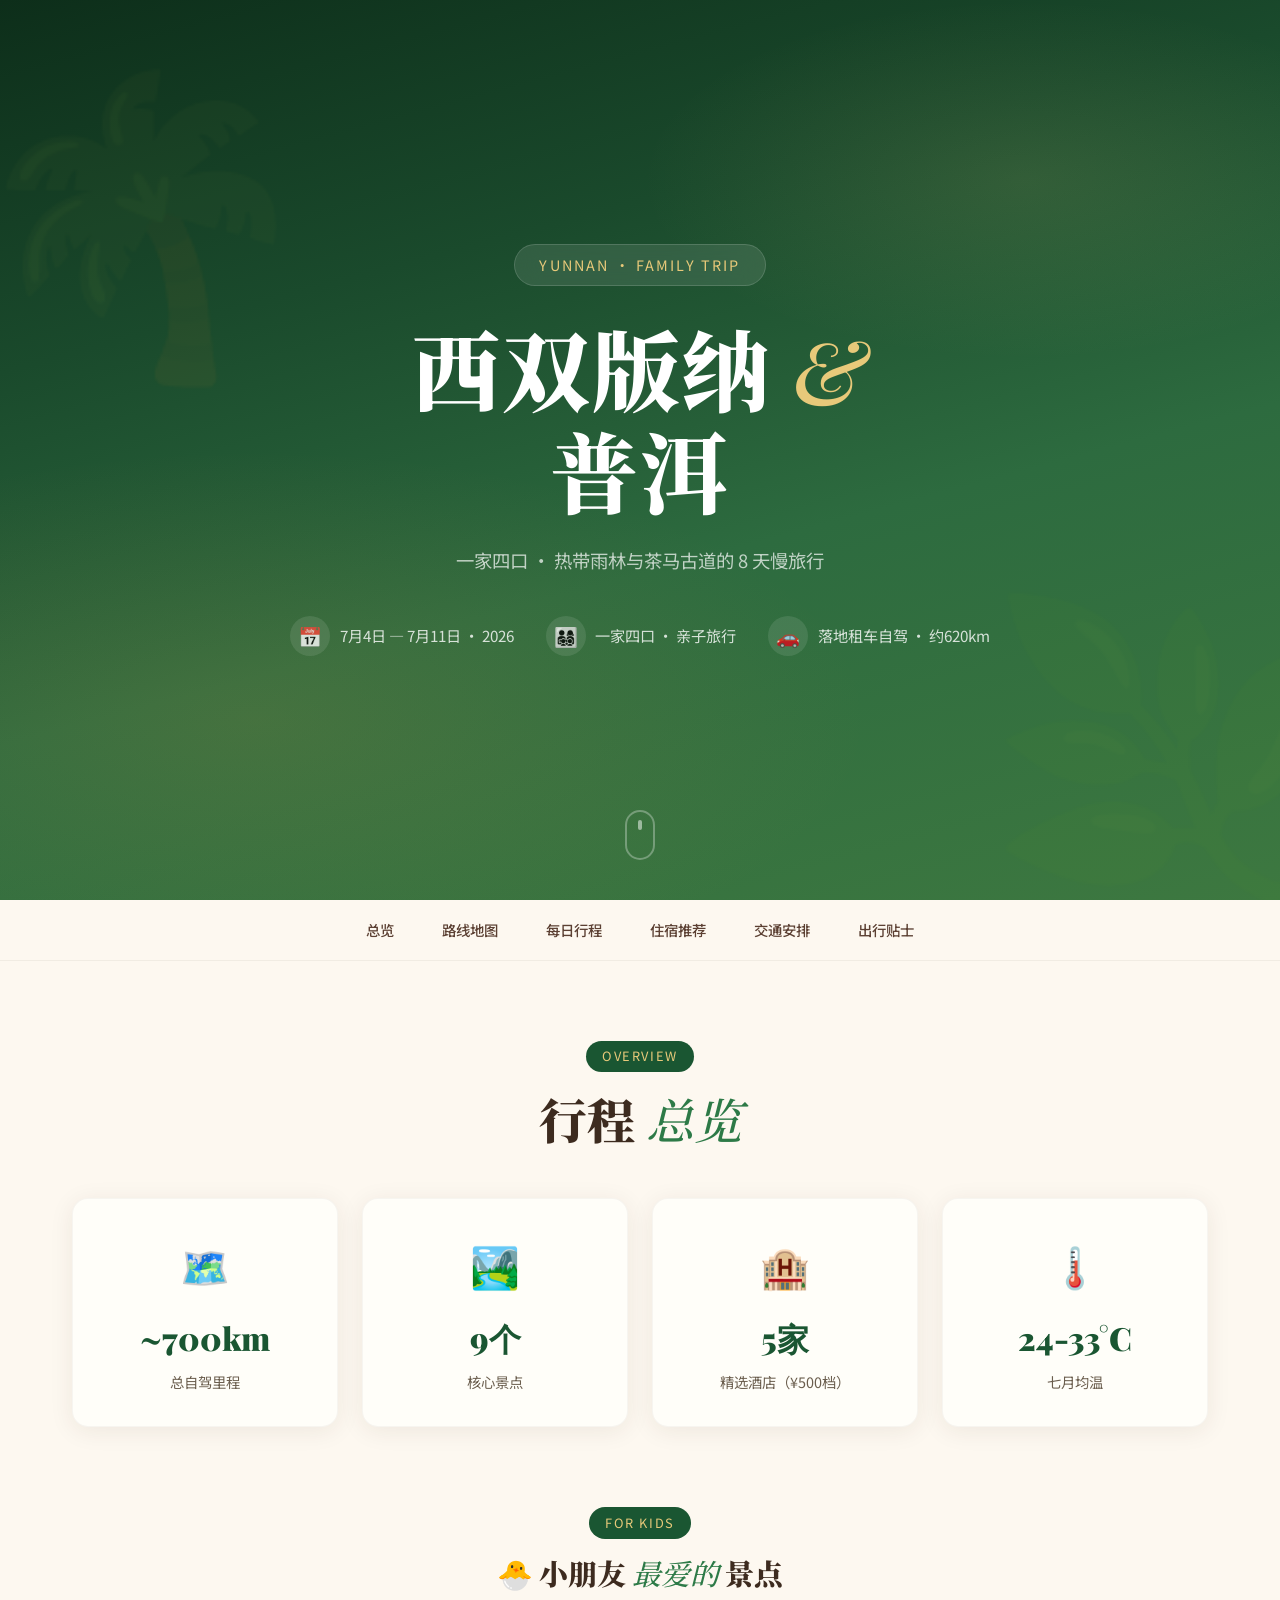
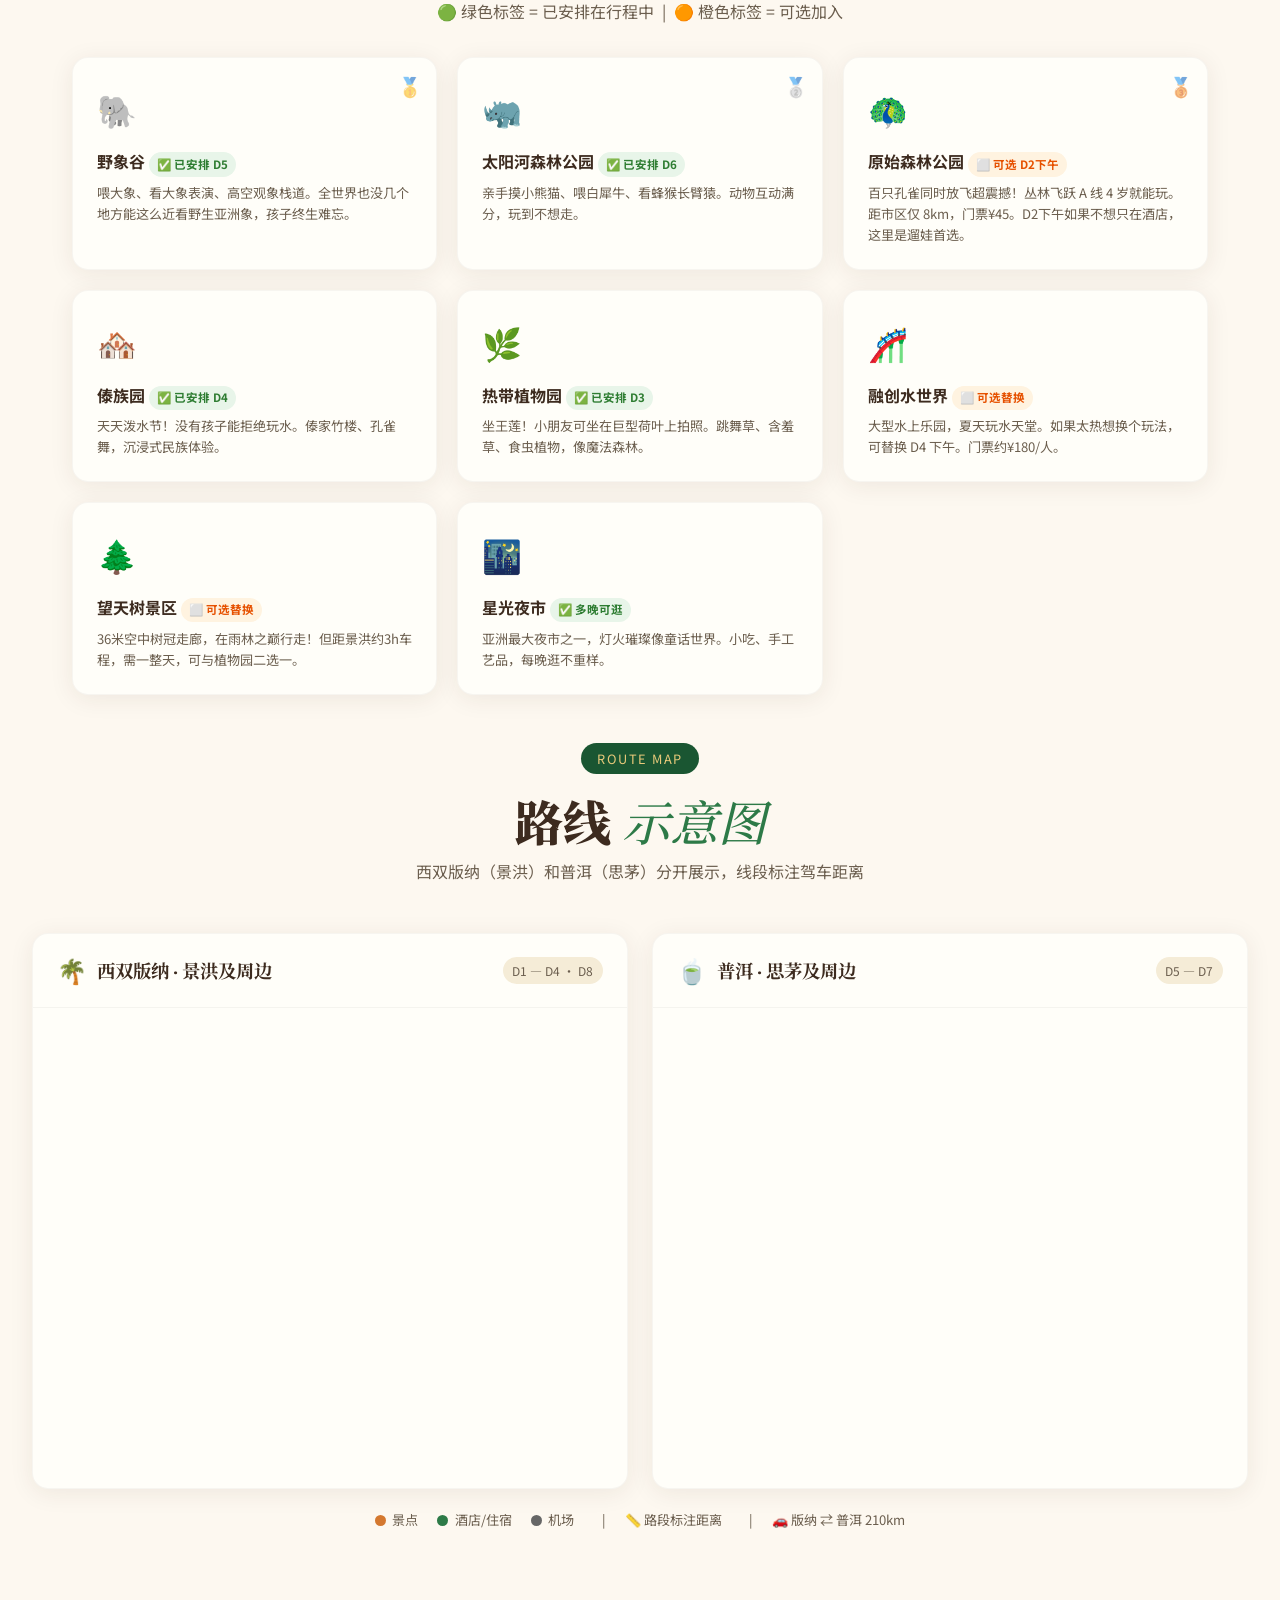
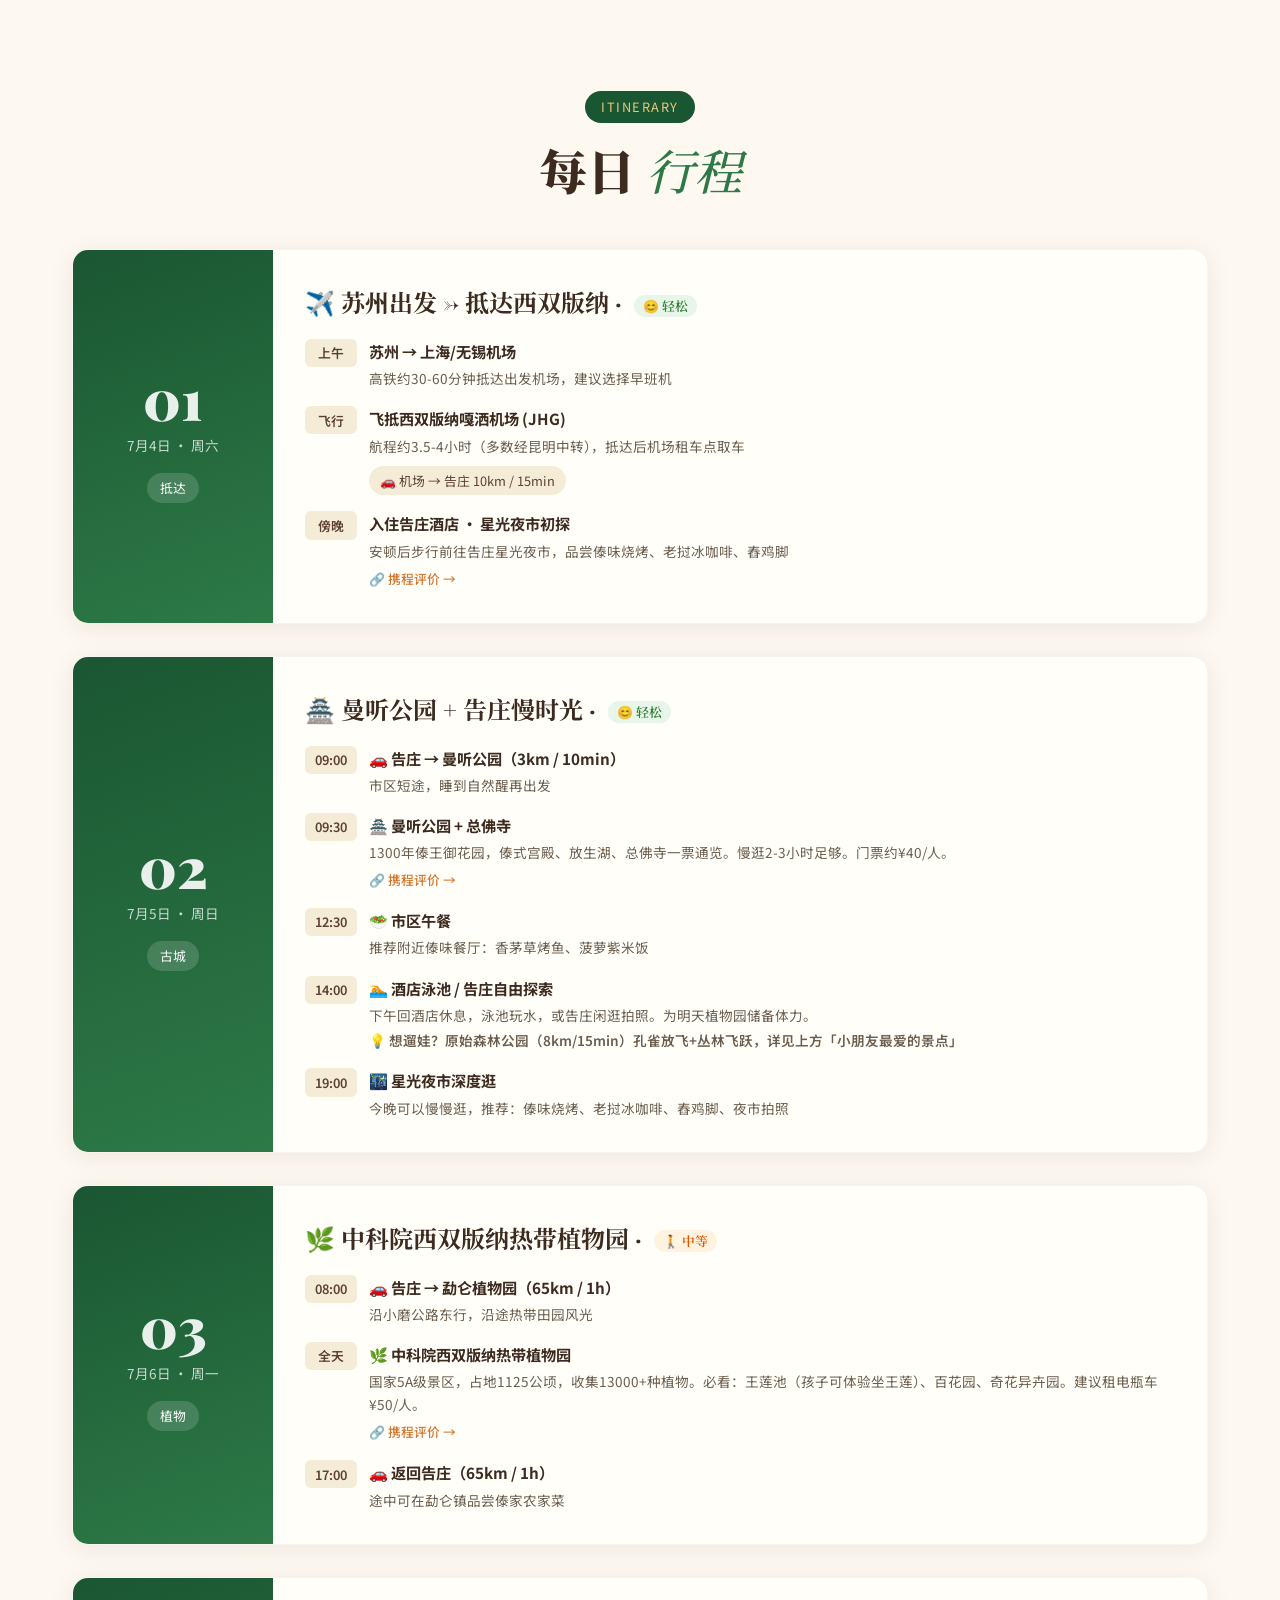
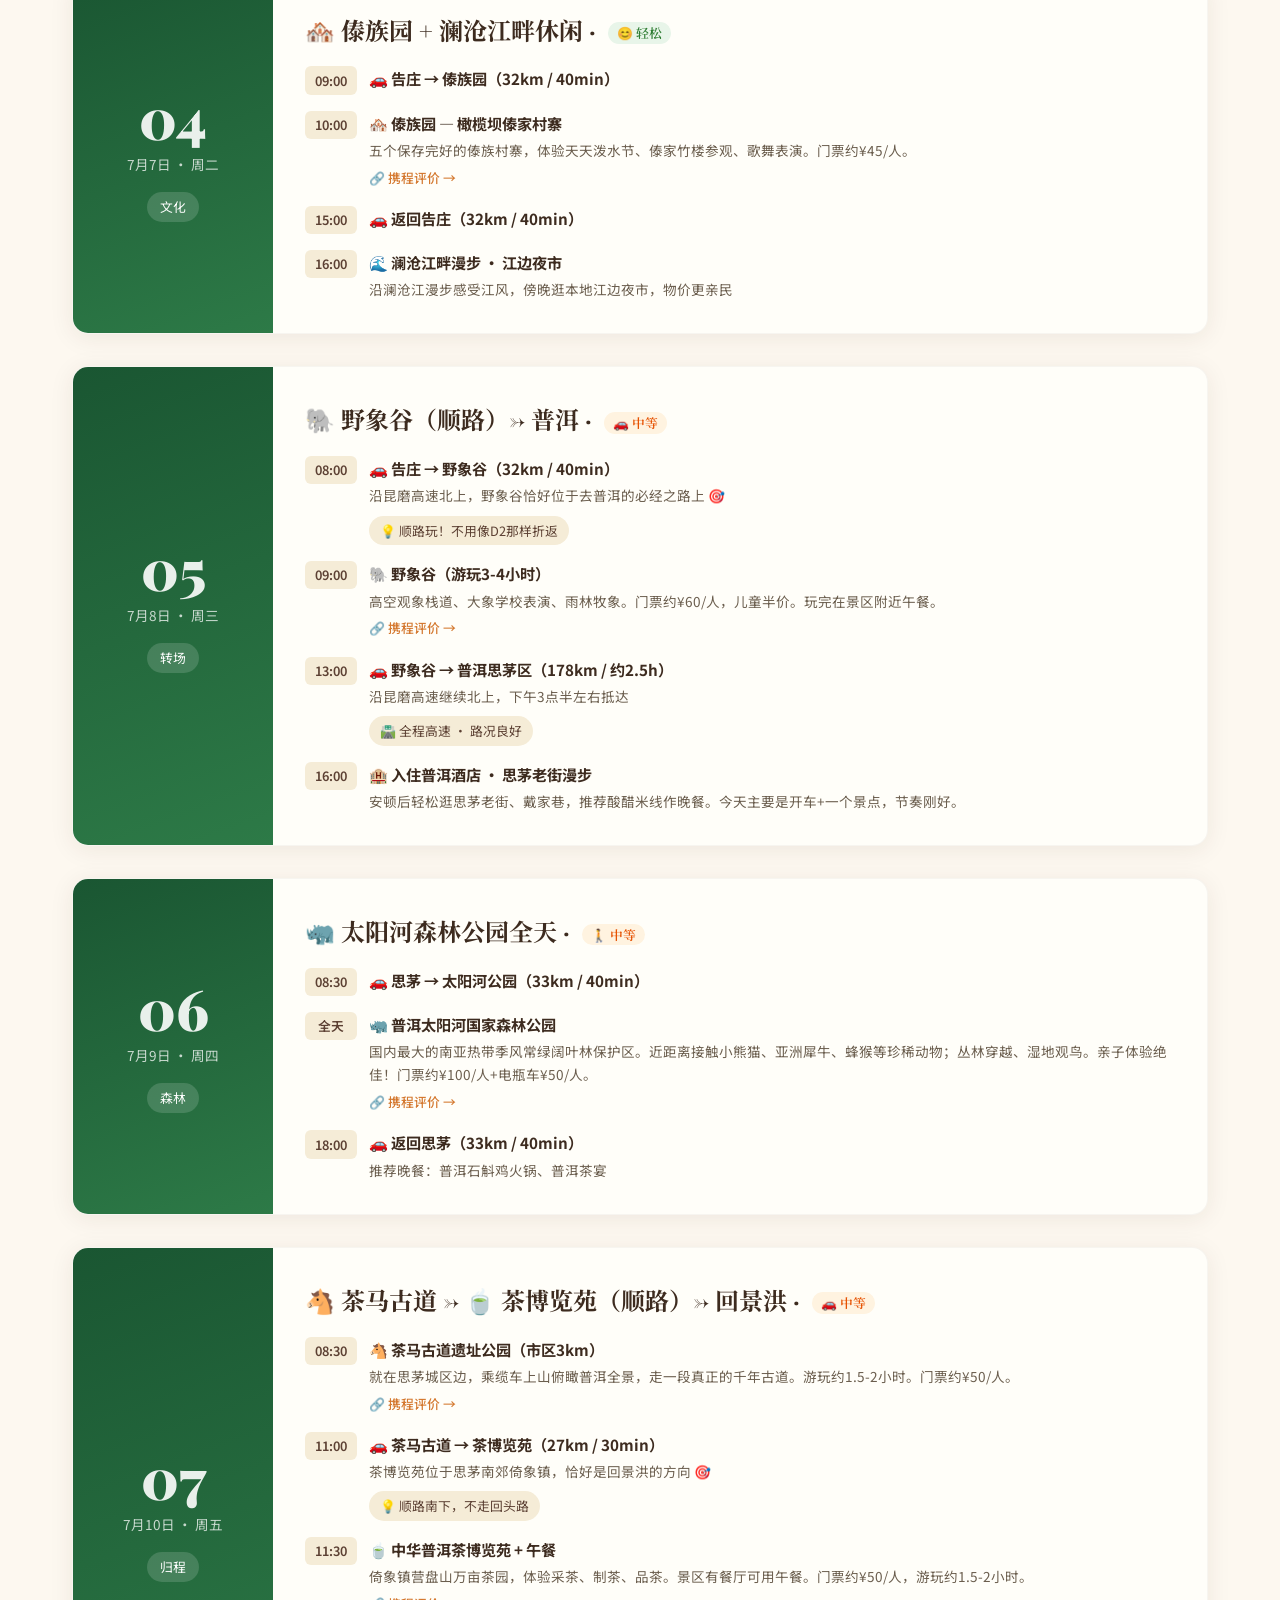
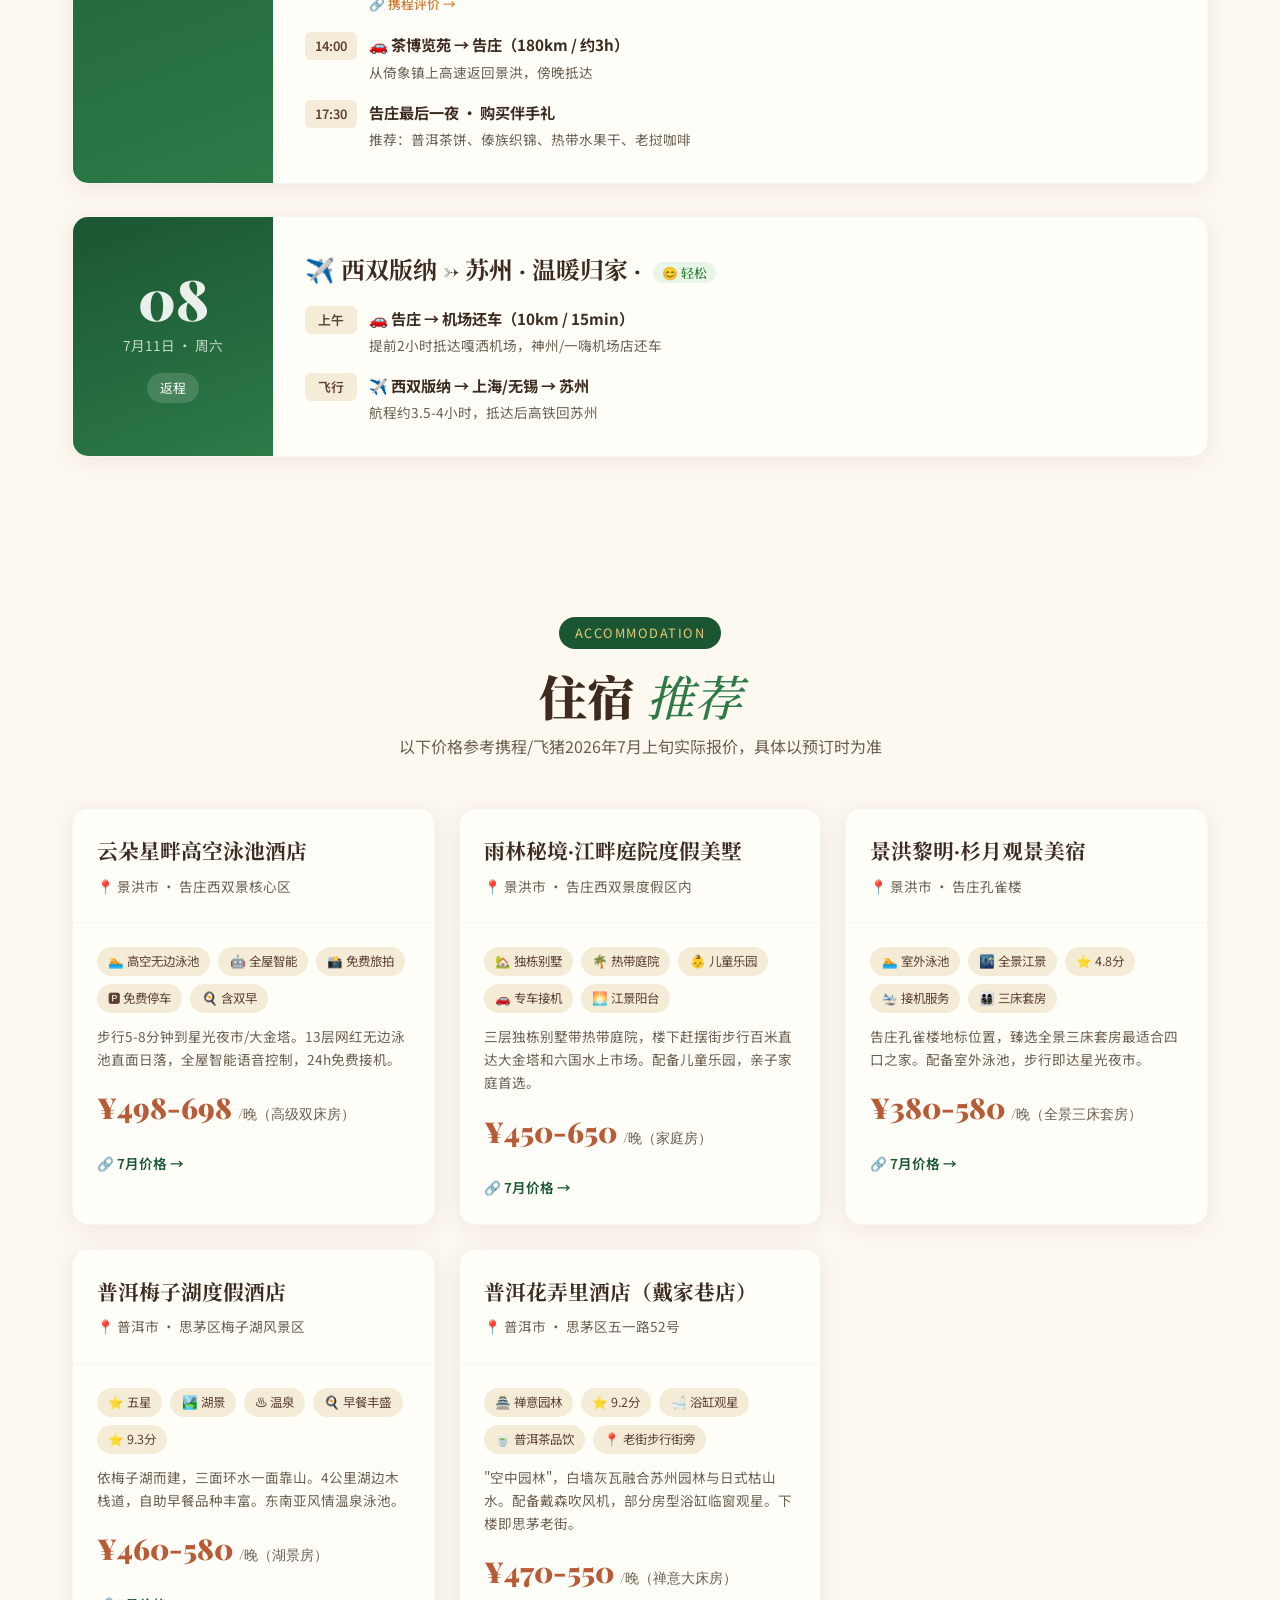
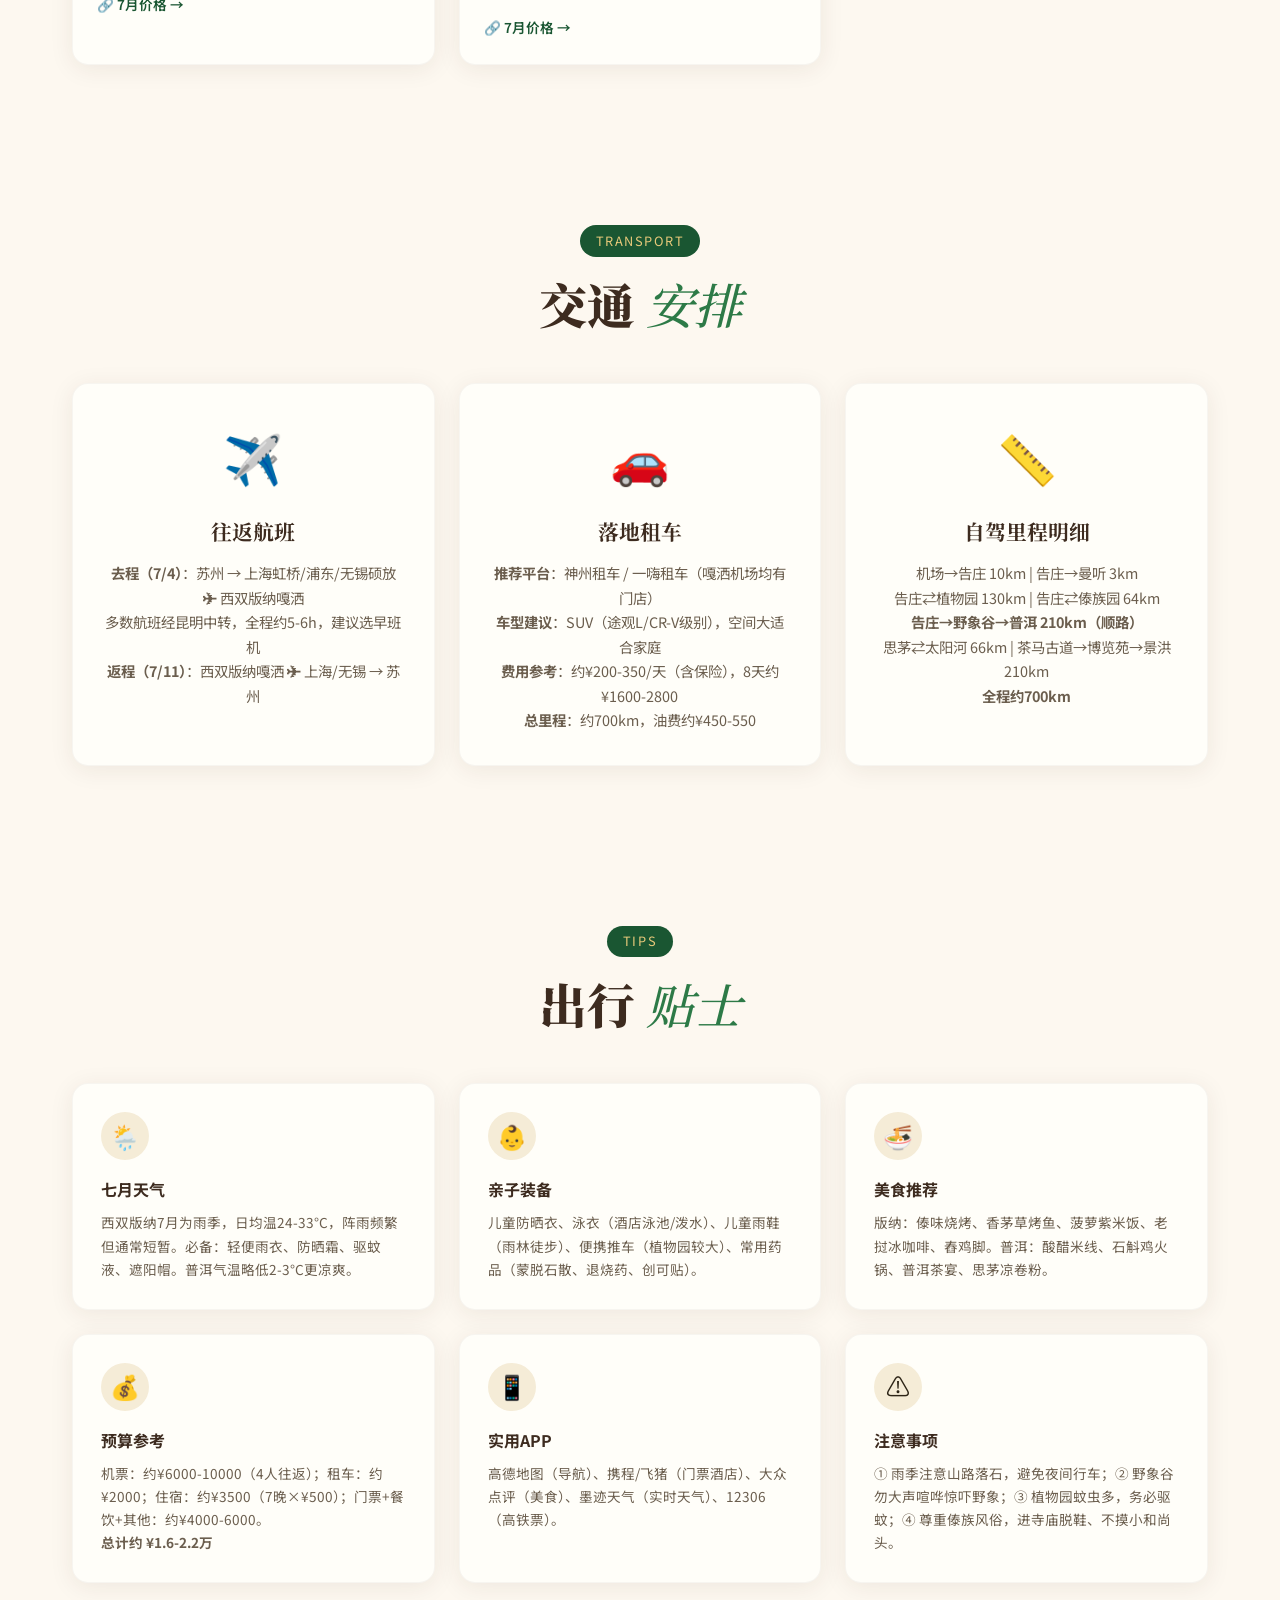
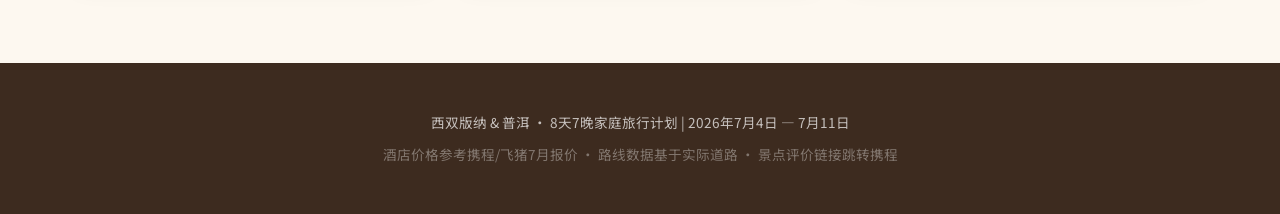
<file: travel/index.html>
<!DOCTYPE html>
<html lang="zh-CN">
<head>
<meta charset="UTF-8">
<meta name="viewport" content="width=device-width, initial-scale=1.0">
<title>西双版纳 & 普洱 · 8天7晚家庭旅行计划</title>
<link rel="stylesheet" href="https://cdn.bootcdn.net/ajax/libs/leaflet/1.9.4/leaflet.css" />
<link href="https://fonts.googleapis.com/css2?family=Playfair+Display:ital,wght@0,500;0,700;0,900;1,500&family=Noto+Serif+SC:wght@400;500;700;900&family=Noto+Sans+SC:wght@300;400;500;700&display=swap" rel="stylesheet">
<style>
:root {
  --green-deep: #1a5632;
  --green-mid: #2d7a47;
  --green-light: #4a9e69;
  --gold: #c8943e;
  --gold-light: #e8c97a;
  --amber: #d4782f;
  --terra: #b85c38;
  --cream: #fdf8f0;
  --cream-dark: #f5ecd7;
  --brown-dark: #3d2b1f;
  --brown-mid: #5c4033;
  --text: #2c2416;
  --text-light: #6b5e4e;
  --white: #fffef9;
  --card-shadow: 0 4px 24px rgba(61,43,31,0.08);
  --card-hover-shadow: 0 12px 40px rgba(61,43,31,0.14);
  --radius: 16px;
}

* { margin: 0; padding: 0; box-sizing: border-box; }
html { scroll-behavior: smooth; }

body {
  font-family: 'Noto Sans SC', -apple-system, sans-serif;
  background: var(--cream);
  color: var(--text);
  line-height: 1.7;
  overflow-x: hidden;
}

/* ── Hero ── */
.hero {
  position: relative; min-height: 100vh; display: flex;
  align-items: center; justify-content: center;
  background: linear-gradient(165deg, #0d2e1a 0%, #1a4a2c 30%, #2d6b3f 60%, #3d7840 100%);
  overflow: hidden;
}
.hero::before {
  content: ''; position: absolute; inset: 0;
  background: radial-gradient(ellipse 80% 50% at 20% 80%, rgba(200,148,62,0.15) 0%, transparent 60%),
              radial-gradient(ellipse 60% 40% at 80% 20%, rgba(232,201,122,0.1) 0%, transparent 50%);
  z-index: 1;
}
.hero-palm {
  position: absolute; font-size: 18rem; opacity: 0.06; z-index: 0;
  animation: sway 8s ease-in-out infinite;
}
.hero-palm:nth-child(1) { top: -5%; left: -3%; }
.hero-palm:nth-child(2) { bottom: -8%; right: -5%; animation-delay: 4s; transform: scaleX(-1); }
@keyframes sway {
  0%, 100% { transform: rotate(-3deg); }
  50% { transform: rotate(3deg); }
}
.hero-content { position: relative; z-index: 2; text-align: center; padding: 2rem; }
.hero-badge {
  display: inline-block; background: rgba(255,255,255,0.1);
  backdrop-filter: blur(12px); border: 1px solid rgba(255,255,255,0.15);
  border-radius: 100px; padding: 0.5rem 1.5rem; color: var(--gold-light);
  font-size: 0.9rem; letter-spacing: 0.15em; margin-bottom: 2rem;
  animation: fadeInUp 0.8s ease-out;
}
.hero h1 {
  font-family: 'Playfair Display', 'Noto Serif SC', serif;
  font-size: clamp(2.8rem, 7vw, 5.5rem); font-weight: 900;
  color: #fff; line-height: 1.15; letter-spacing: 0.02em;
  animation: fadeInUp 0.8s ease-out 0.1s both;
}
.hero h1 em { font-style: italic; font-weight: 500; color: var(--gold-light); }
.hero-sub {
  color: rgba(255,255,255,0.7); font-size: 1.15rem;
  margin-top: 1.5rem; animation: fadeInUp 0.8s ease-out 0.2s both;
}
.hero-meta {
  display: flex; gap: 2rem; justify-content: center; margin-top: 2.5rem;
  flex-wrap: wrap; animation: fadeInUp 0.8s ease-out 0.3s both;
}
.hero-meta-item {
  display: flex; align-items: center; gap: 0.6rem;
  color: rgba(255,255,255,0.8); font-size: 0.95rem;
}
.hero-meta-item .icon {
  width: 40px; height: 40px; border-radius: 50%;
  background: rgba(255,255,255,0.1); display: flex;
  align-items: center; justify-content: center; font-size: 1.2rem;
}
.scroll-hint {
  position: absolute; bottom: 2.5rem; left: 50%; transform: translateX(-50%);
  z-index: 2; animation: bounce 2s ease-in-out infinite;
}
.scroll-hint span {
  display: block; width: 30px; height: 50px;
  border: 2px solid rgba(255,255,255,0.3); border-radius: 15px; position: relative;
}
.scroll-hint span::after {
  content: ''; position: absolute; top: 8px; left: 50%; transform: translateX(-50%);
  width: 4px; height: 10px; background: rgba(255,255,255,0.5);
  border-radius: 2px; animation: scrollDot 2s ease-in-out infinite;
}
@keyframes scrollDot {
  0%, 100% { top: 8px; opacity: 1; }
  50% { top: 28px; opacity: 0.3; }
}
@keyframes bounce {
  0%, 100% { transform: translateX(-50%) translateY(0); }
  50% { transform: translateX(-50%) translateY(8px); }
}
@keyframes fadeInUp {
  from { opacity: 0; transform: translateY(20px); }
  to { opacity: 1; transform: translateY(0); }
}

/* ── Nav ── */
.nav {
  position: sticky; top: 0; z-index: 100;
  background: rgba(253,248,240,0.85); backdrop-filter: blur(20px);
  border-bottom: 1px solid rgba(61,43,31,0.06);
  padding: 0.75rem 2rem; display: flex; gap: 1.5rem;
  justify-content: center; flex-wrap: wrap;
}
.nav a {
  color: var(--brown-mid); text-decoration: none; font-size: 0.9rem;
  font-weight: 500; padding: 0.35rem 0.75rem; border-radius: 100px; transition: all 0.3s;
}
.nav a:hover, .nav a.active { background: var(--green-deep); color: #fff; }

/* ── Section ── */
.section { padding: 5rem 2rem; max-width: 1200px; margin: 0 auto; }
.section-header { text-align: center; margin-bottom: 3rem; }
.section-tag {
  display: inline-block; background: var(--green-deep); color: var(--gold-light);
  font-size: 0.8rem; letter-spacing: 0.12em; padding: 0.3rem 1rem;
  border-radius: 100px; margin-bottom: 1rem; text-transform: uppercase;
}
.section-title {
  font-family: 'Playfair Display', 'Noto Serif SC', serif;
  font-size: clamp(2rem, 4vw, 3rem); font-weight: 900;
  color: var(--brown-dark); line-height: 1.3;
}
.section-title em { font-style: italic; font-weight: 500; color: var(--green-mid); }

/* ── Overview ── */
.overview-grid {
  display: grid; grid-template-columns: repeat(auto-fit, minmax(240px, 1fr));
  gap: 1.5rem;
}
.overview-card {
  background: var(--white); border-radius: var(--radius); padding: 2rem 1.5rem;
  text-align: center; box-shadow: var(--card-shadow);
  border: 1px solid rgba(61,43,31,0.04); transition: all 0.3s;
}
.overview-card:hover { transform: translateY(-4px); box-shadow: var(--card-hover-shadow); }
.overview-card .o-icon { font-size: 2.5rem; margin-bottom: 0.75rem; }
.overview-card .o-value { font-family: 'Playfair Display', serif; font-size: 2rem; font-weight: 900; color: var(--green-deep); }
.overview-card .o-label { color: var(--text-light); font-size: 0.9rem; margin-top: 0.25rem; }

/* ── Dual Map ── */
.map-section { padding: 0 2rem 5rem; max-width: 1300px; margin: 0 auto; }
.map-grid {
  display: grid; grid-template-columns: 1fr 1fr; gap: 1.5rem;
}
.map-panel {
  background: var(--white); border-radius: var(--radius); overflow: hidden;
  box-shadow: var(--card-shadow); border: 1px solid rgba(61,43,31,0.04);
}
.map-panel-header {
  padding: 1rem 1.5rem; display: flex; align-items: center;
  gap: 0.6rem; border-bottom: 1px solid rgba(0,0,0,0.04);
}
.map-panel-header .mph-icon { font-size: 1.5rem; }
.map-panel-header h3 {
  font-family: 'Playfair Display', 'Noto Serif SC', serif;
  font-size: 1.15rem; font-weight: 700; color: var(--brown-dark);
}
.map-panel-header .mph-badge {
  margin-left: auto; font-size: 0.75rem; background: var(--cream-dark);
  color: var(--text-light); padding: 0.2rem 0.6rem; border-radius: 100px;
}
.map-panel .map-wrapper { height: 480px; }
.map-panel .map-wrapper > div { height: 100% !important; width: 100% !important; }
.map-legend {
  display: flex; gap: 1.2rem; justify-content: center;
  margin-top: 1.25rem; flex-wrap: wrap;
}
.map-legend-item { display: flex; align-items: center; gap: 0.4rem; font-size: 0.82rem; color: var(--text-light); }
.legend-dot { width: 11px; height: 11px; border-radius: 50%; }
.legend-dot.attraction { background: var(--amber); }
.legend-dot.hotel { background: var(--green-mid); }
.legend-dot.airport { background: #666; }

/* ── Day Cards ── */
.day-grid { display: grid; gap: 2rem; }
.day-card {
  background: var(--white); border-radius: var(--radius); overflow: hidden;
  box-shadow: var(--card-shadow); border: 1px solid rgba(61,43,31,0.04);
  display: grid; grid-template-columns: 200px 1fr; transition: all 0.3s;
}
.day-card:hover { transform: translateY(-2px); box-shadow: var(--card-hover-shadow); }
.day-card-left {
  background: linear-gradient(160deg, var(--green-deep), var(--green-mid));
  padding: 2rem 1.5rem; display: flex; flex-direction: column;
  align-items: center; justify-content: center; color: #fff; text-align: center;
}
.day-number { font-family: 'Playfair Display', serif; font-size: 3.5rem; font-weight: 900; line-height: 1; opacity: 0.9; }
.day-date { font-size: 0.85rem; opacity: 0.75; margin-top: 0.5rem; }
.day-theme { font-size: 0.8rem; background: rgba(255,255,255,0.15); border-radius: 100px; padding: 0.25rem 0.8rem; margin-top: 1rem; }
.day-card-right { padding: 2rem; }
.day-title { font-family: 'Playfair Display', 'Noto Serif SC', serif; font-size: 1.5rem; font-weight: 700; color: var(--brown-dark); margin-bottom: 1rem; }
.day-schedule { display: flex; flex-direction: column; gap: 1rem; }
.schedule-item { display: flex; gap: 0.75rem; align-items: flex-start; }
.schedule-time { background: var(--cream-dark); color: var(--brown-mid); font-size: 0.8rem; font-weight: 600; padding: 0.2rem 0.6rem; border-radius: 6px; white-space: nowrap; min-width: 52px; text-align: center; }
.schedule-content h4 { font-size: 0.95rem; color: var(--brown-dark); }
.schedule-content p { font-size: 0.85rem; color: var(--text-light); margin-top: 0.15rem; }
.attraction-link { display: inline-flex; align-items: center; gap: 0.3rem; color: var(--amber); font-size: 0.8rem; text-decoration: none; font-weight: 500; margin-top: 0.3rem; transition: color 0.2s; }
.attraction-link:hover { color: var(--terra); }
.drive-badge { display: inline-flex; align-items: center; gap: 0.3rem; background: var(--cream-dark); color: var(--brown-mid); font-size: 0.8rem; padding: 0.25rem 0.7rem; border-radius: 100px; margin-top: 0.5rem; }
.effort { font-size: 0.8rem; font-weight: 600; padding: 0.15rem 0.55rem; border-radius: 100px; margin-left: 0.4rem; white-space: nowrap; vertical-align: middle; }
.effort-easy { background: #e8f5e9; color: #2e7d32; }
.effort-mid { background: #fff3e0; color: #e65100; }
.flow-note { display: block; font-size: 0.78rem; color: var(--green-mid); font-weight: 600; margin-top: 0.3rem; }

/* ── Kid Highlights ── */
.kid-grid { display: grid; grid-template-columns: repeat(auto-fit, minmax(280px, 1fr)); gap: 1.25rem; margin-top: 2rem; }
.kid-card {
  background: var(--white); border-radius: var(--radius); padding: 1.5rem;
  box-shadow: var(--card-shadow); border: 1px solid rgba(61,43,31,0.04);
  position: relative; overflow: hidden; transition: all 0.3s;
}
.kid-card:hover { transform: translateY(-2px); box-shadow: var(--card-hover-shadow); }
.kid-card .kc-star {
  position: absolute; top: 12px; right: 14px;
  font-size: 1.2rem; opacity: 0.6;
}
.kid-card .kc-emoji { font-size: 2rem; display: block; margin-bottom: 0.5rem; }
.kid-card h4 { font-size: 1rem; color: var(--brown-dark); margin-bottom: 0.35rem; }
.kid-card .kc-reason { font-size: 0.82rem; color: var(--text-light); line-height: 1.6; }
.kid-card .kc-badge {
  display: inline-block; font-size: 0.72rem; padding: 0.15rem 0.5rem;
  border-radius: 100px; margin-top: 0.5rem;
}
.kid-card .kc-badge.in { background: #e8f5e9; color: #2e7d32; }
.kid-card .kc-badge.opt { background: #fff3e0; color: #e65100; }

/* ── Hotels ── */
.hotel-grid { display: grid; grid-template-columns: repeat(auto-fit, minmax(340px, 1fr)); gap: 1.5rem; }
.hotel-card {
  background: var(--white); border-radius: var(--radius); overflow: hidden;
  box-shadow: var(--card-shadow); border: 1px solid rgba(61,43,31,0.04); transition: all 0.3s;
}
.hotel-card:hover { transform: translateY(-3px); box-shadow: var(--card-hover-shadow); }
.hotel-card-header { padding: 1.5rem; border-bottom: 1px solid rgba(0,0,0,0.04); }
.hotel-name { font-family: 'Playfair Display', 'Noto Serif SC', serif; font-size: 1.3rem; font-weight: 700; color: var(--brown-dark); }
.hotel-location { display: flex; align-items: center; gap: 0.4rem; color: var(--text-light); font-size: 0.85rem; margin-top: 0.4rem; }
.hotel-card-body { padding: 1.5rem; }
.hotel-tags { display: flex; gap: 0.5rem; flex-wrap: wrap; margin-bottom: 0.75rem; }
.hotel-tag { background: var(--cream-dark); color: var(--brown-mid); font-size: 0.78rem; padding: 0.25rem 0.7rem; border-radius: 100px; }
.hotel-price { font-family: 'Playfair Display', serif; font-size: 1.8rem; font-weight: 900; color: var(--terra); margin: 0.75rem 0; }
.hotel-price small { font-size: 0.9rem; font-weight: 400; color: var(--text-light); }
.hotel-link { display: inline-flex; align-items: center; gap: 0.4rem; color: var(--green-deep); font-size: 0.85rem; text-decoration: none; font-weight: 600; margin-top: 0.5rem; transition: color 0.2s; }
.hotel-link:hover { color: var(--amber); }

/* ── Transport ── */
.transport-grid { display: grid; grid-template-columns: repeat(auto-fit, minmax(320px, 1fr)); gap: 1.5rem; }
.transport-card {
  background: var(--white); border-radius: var(--radius); padding: 2rem;
  box-shadow: var(--card-shadow); border: 1px solid rgba(61,43,31,0.04); text-align: center;
}
.transport-card .t-icon { font-size: 3rem; margin-bottom: 1rem; }
.transport-card h3 { font-family: 'Playfair Display', 'Noto Serif SC', serif; font-size: 1.3rem; color: var(--brown-dark); margin-bottom: 0.75rem; }
.transport-card p { font-size: 0.9rem; color: var(--text-light); line-height: 1.7; }

/* ── Tips ── */
.tips-grid { display: grid; grid-template-columns: repeat(auto-fit, minmax(280px, 1fr)); gap: 1.5rem; }
.tip-card { background: var(--white); border-radius: var(--radius); padding: 1.75rem; box-shadow: var(--card-shadow); border: 1px solid rgba(61,43,31,0.04); }
.tip-card .tip-icon { width: 48px; height: 48px; border-radius: 50%; background: var(--cream-dark); display: flex; align-items: center; justify-content: center; font-size: 1.5rem; margin-bottom: 1rem; }
.tip-card h4 { color: var(--brown-dark); margin-bottom: 0.5rem; }
.tip-card p { font-size: 0.85rem; color: var(--text-light); line-height: 1.7; }

/* ── Footer ── */
.footer { background: var(--brown-dark); color: rgba(255,255,255,0.7); text-align: center; padding: 3rem 2rem; font-size: 0.85rem; }

/* ── Leaflet ── */
.leaflet-popup-content { font-family: 'Noto Sans SC', sans-serif; font-size: 0.85rem; line-height: 1.5; min-width: 140px; }
.leaflet-popup-content strong { color: var(--green-deep); font-size: 0.95rem; }
.custom-marker {
  width: 34px; height: 34px; border-radius: 50% 50% 50% 0;
  transform: rotate(-45deg); border: 3px solid #fff;
  box-shadow: 0 2px 6px rgba(0,0,0,0.3);
}
.custom-marker.attraction-marker { background: var(--amber); }
.custom-marker.hotel-marker { background: var(--green-mid); }
.custom-marker.airport-marker { background: #555; }
.custom-marker-inner {
  transform: rotate(45deg); width: 100%; height: 100%;
  display: flex; align-items: center; justify-content: center;
  font-size: 14px; color: #fff;
}
.dist-label {
  background: rgba(255,255,255,0.94); border: 1px solid rgba(0,0,0,0.18);
  border-radius: 3px; padding: 1px 6px; font-size: 10px;
  color: #555; white-space: nowrap; font-weight: 600;
  box-shadow: 0 1px 3px rgba(0,0,0,0.08);
  pointer-events: none;
}

/* ── Responsive ── */
@media (max-width: 900px) {
  .map-grid { grid-template-columns: 1fr; }
  .map-panel .map-wrapper { height: 380px; }
}
@media (max-width: 768px) {
  .day-card { grid-template-columns: 1fr; }
  .day-card-left { flex-direction: row; gap: 1rem; padding: 1rem; }
  .day-number { font-size: 2.5rem; }
  .hero h1 { font-size: 2.2rem; }
  .nav { gap: 0.5rem; padding: 0.5rem 0.75rem; }
  .nav a { font-size: 0.75rem; padding: 0.3rem 0.45rem; }
  .section { padding: 3rem 1rem; }
  .overview-grid { grid-template-columns: repeat(2, 1fr); }
  .hero-meta { gap: 1rem; }
}
@media (max-width: 480px) {
  .overview-grid { grid-template-columns: 1fr; }
  .hotel-grid { grid-template-columns: 1fr; }
  .transport-grid { grid-template-columns: 1fr; }
}
</style>
</head>
<body>

<!-- ═══════════ HERO ═══════════ -->
<section class="hero">
  <div class="hero-palm">🌴</div>
  <div class="hero-palm">🌿</div>
  <div class="hero-content">
    <div class="hero-badge">YUNNAN · FAMILY TRIP</div>
    <h1>西双版纳 <em>&</em><br>普洱</h1>
    <p class="hero-sub">一家四口 · 热带雨林与茶马古道的 8 天慢旅行</p>
    <div class="hero-meta">
      <div class="hero-meta-item"><div class="icon">📅</div><span>7月4日 — 7月11日 · 2026</span></div>
      <div class="hero-meta-item"><div class="icon">👨‍👩‍👧‍👦</div><span>一家四口 · 亲子旅行</span></div>
      <div class="hero-meta-item"><div class="icon">🚗</div><span>落地租车自驾 · 约620km</span></div>
    </div>
  </div>
  <div class="scroll-hint"><span></span></div>
</section>

<!-- ═══════════ NAV ═══════════ -->
<nav class="nav">
  <a href="#overview">总览</a>
  <a href="#map-section">路线地图</a>
  <a href="#itinerary">每日行程</a>
  <a href="#hotels">住宿推荐</a>
  <a href="#transport">交通安排</a>
  <a href="#tips">出行贴士</a>
</nav>

<!-- ═══════════ OVERVIEW ═══════════ -->
<section class="section" id="overview">
  <div class="section-header">
    <div class="section-tag">Overview</div>
    <h2 class="section-title">行程 <em>总览</em></h2>
  </div>
  <div class="overview-grid">
    <div class="overview-card"><div class="o-icon">🗺️</div><div class="o-value">~700km</div><div class="o-label">总自驾里程</div></div>
    <div class="overview-card"><div class="o-icon">🏞️</div><div class="o-value">9个</div><div class="o-label">核心景点</div></div>
    <div class="overview-card"><div class="o-icon">🏨</div><div class="o-value">5家</div><div class="o-label">精选酒店（¥500档）</div></div>
    <div class="overview-card"><div class="o-icon">🌡️</div><div class="o-value">24-33°C</div><div class="o-label">七月均温</div></div>
  </div>
</section>

<!-- ═══════════ KID HIGHLIGHTS ═══════════ -->
<div style="max-width:1200px;margin:0 auto;padding:0 2rem 3rem;">
  <div class="section-header" style="margin-bottom:1.5rem;">
    <div class="section-tag">For Kids</div>
    <h2 class="section-title" style="font-size:1.8rem;">🐣 小朋友 <em>最爱的</em> 景点</h2>
    <p style="color:var(--text-light);margin-top:0.35rem;">🟢 绿色标签 = 已安排在行程中 &nbsp;|&nbsp; 🟠 橙色标签 = 可选加入</p>
  </div>
  <div class="kid-grid">
    <div class="kid-card">
      <div class="kc-star">🥇</div>
      <span class="kc-emoji">🐘</span>
      <h4>野象谷 <span class="kc-badge in">✅ 已安排 D5</span></h4>
      <div class="kc-reason">喂大象、看大象表演、高空观象栈道。全世界也没几个地方能这么近看野生亚洲象，孩子终生难忘。</div>
    </div>
    <div class="kid-card">
      <div class="kc-star">🥈</div>
      <span class="kc-emoji">🦏</span>
      <h4>太阳河森林公园 <span class="kc-badge in">✅ 已安排 D6</span></h4>
      <div class="kc-reason">亲手摸小熊猫、喂白犀牛、看蜂猴长臂猿。动物互动满分，玩到不想走。</div>
    </div>
    <div class="kid-card">
      <div class="kc-star">🥉</div>
      <span class="kc-emoji">🦚</span>
      <h4>原始森林公园 <span class="kc-badge opt">⬜ 可选 D2下午</span></h4>
      <div class="kc-reason">百只孔雀同时放飞超震撼！丛林飞跃 A 线 4 岁就能玩。距市区仅 8km，门票¥45。D2下午如果不想只在酒店，这里是遛娃首选。</div>
    </div>
    <div class="kid-card">
      <span class="kc-emoji">🏘️</span>
      <h4>傣族园 <span class="kc-badge in">✅ 已安排 D4</span></h4>
      <div class="kc-reason">天天泼水节！没有孩子能拒绝玩水。傣家竹楼、孔雀舞，沉浸式民族体验。</div>
    </div>
    <div class="kid-card">
      <span class="kc-emoji">🌿</span>
      <h4>热带植物园 <span class="kc-badge in">✅ 已安排 D3</span></h4>
      <div class="kc-reason">坐王莲！小朋友可坐在巨型荷叶上拍照。跳舞草、含羞草、食虫植物，像魔法森林。</div>
    </div>
    <div class="kid-card">
      <span class="kc-emoji">🎢</span>
      <h4>融创水世界 <span class="kc-badge opt">⬜ 可选替换</span></h4>
      <div class="kc-reason">大型水上乐园，夏天玩水天堂。如果太热想换个玩法，可替换 D4 下午。门票约¥180/人。</div>
    </div>
    <div class="kid-card">
      <span class="kc-emoji">🌲</span>
      <h4>望天树景区 <span class="kc-badge opt">⬜ 可选替换</span></h4>
      <div class="kc-reason">36米空中树冠走廊，在雨林之巅行走！但距景洪约3h车程，需一整天，可与植物园二选一。</div>
    </div>
    <div class="kid-card">
      <span class="kc-emoji">🌃</span>
      <h4>星光夜市 <span class="kc-badge in">✅ 多晚可逛</span></h4>
      <div class="kc-reason">亚洲最大夜市之一，灯火璀璨像童话世界。小吃、手工艺品，每晚逛不重样。</div>
    </div>
  </div>
</div>

<!-- ═══════════ DUAL MAP ═══════════ -->
<section class="map-section" id="map-section">
  <div class="section-header">
    <div class="section-tag">Route Map</div>
    <h2 class="section-title">路线 <em>示意图</em></h2>
    <p style="color:var(--text-light);margin-top:0.35rem;">西双版纳（景洪）和普洱（思茅）分开展示，线段标注驾车距离</p>
  </div>
  <div class="map-grid">
    <!-- 西双版纳 -->
    <div class="map-panel">
      <div class="map-panel-header">
        <span class="mph-icon">🌴</span>
        <h3>西双版纳 · 景洪及周边</h3>
        <span class="mph-badge">D1 — D4 · D8</span>
      </div>
      <div class="map-wrapper"><div id="map-banna"></div></div>
    </div>
    <!-- 普洱 -->
    <div class="map-panel">
      <div class="map-panel-header">
        <span class="mph-icon">🍵</span>
        <h3>普洱 · 思茅及周边</h3>
        <span class="mph-badge">D5 — D7</span>
      </div>
      <div class="map-wrapper"><div id="map-puer"></div></div>
    </div>
  </div>
  <div class="map-legend">
    <div class="map-legend-item"><span class="legend-dot attraction"></span> 景点</div>
    <div class="map-legend-item"><span class="legend-dot hotel"></span> 酒店/住宿</div>
    <div class="map-legend-item"><span class="legend-dot airport"></span> 机场</div>
    <div class="map-legend-item" style="margin-left:0.5rem;">|</div>
    <div class="map-legend-item">📏 路段标注距离</div>
    <div class="map-legend-item" style="margin-left:0.5rem;">|</div>
    <div class="map-legend-item">🚗 版纳 ⇄ 普洱 210km</div>
  </div>
</section>

<!-- ═══════════ ITINERARY ═══════════ -->
<section class="section" id="itinerary">
  <div class="section-header">
    <div class="section-tag">Itinerary</div>
    <h2 class="section-title">每日 <em>行程</em></h2>
  </div>
  <div class="day-grid">

    <!-- Day 1 -->
    <div class="day-card">
      <div class="day-card-left"><div class="day-number">01</div><div class="day-date">7月4日 · 周六</div><div class="day-theme">抵达</div></div>
      <div class="day-card-right">
        <div class="day-title">✈️ 苏州出发 → 抵达西双版纳 · <span class="effort effort-easy">😊 轻松</span></div>
        <div class="day-schedule">
          <div class="schedule-item"><span class="schedule-time">上午</span><div class="schedule-content"><h4>苏州 → 上海/无锡机场</h4><p>高铁约30-60分钟抵达出发机场，建议选择早班机</p></div></div>
          <div class="schedule-item"><span class="schedule-time">飞行</span><div class="schedule-content"><h4>飞抵西双版纳嘎洒机场 (JHG)</h4><p>航程约3.5-4小时（多数经昆明中转），抵达后机场租车点取车</p><span class="drive-badge">🚗 机场 → 告庄 10km / 15min</span></div></div>
          <div class="schedule-item"><span class="schedule-time">傍晚</span><div class="schedule-content"><h4>入住告庄酒店 · 星光夜市初探</h4><p>安顿后步行前往告庄星光夜市，品尝傣味烧烤、老挝冰咖啡、舂鸡脚</p><a class="attraction-link" href="https://you.ctrip.com/sight/jinghong2154/1787234.html" target="_blank">🔗 携程评价 →</a></div></div>
        </div>
      </div>
    </div>

    <!-- Day 2 -->
    <div class="day-card">
      <div class="day-card-left"><div class="day-number">02</div><div class="day-date">7月5日 · 周日</div><div class="day-theme">古城</div></div>
      <div class="day-card-right">
        <div class="day-title">🏯 曼听公园 + 告庄慢时光 · <span class="effort effort-easy">😊 轻松</span></div>
        <div class="day-schedule">
          <div class="schedule-item"><span class="schedule-time">09:00</span><div class="schedule-content"><h4>🚗 告庄 → 曼听公园（3km / 10min）</h4><p>市区短途，睡到自然醒再出发</p></div></div>
          <div class="schedule-item"><span class="schedule-time">09:30</span><div class="schedule-content"><h4>🏯 曼听公园 + 总佛寺</h4><p>1300年傣王御花园，傣式宫殿、放生湖、总佛寺一票通览。慢逛2-3小时足够。门票约¥40/人。</p><a class="attraction-link" href="https://you.ctrip.com/sight/jinghong2154/4088.html" target="_blank">🔗 携程评价 →</a></div></div>
          <div class="schedule-item"><span class="schedule-time">12:30</span><div class="schedule-content"><h4>🥗 市区午餐</h4><p>推荐附近傣味餐厅：香茅草烤鱼、菠萝紫米饭</p></div></div>
          <div class="schedule-item"><span class="schedule-time">14:00</span><div class="schedule-content"><h4>🏊 酒店泳池 / 告庄自由探索</h4><p>下午回酒店休息，泳池玩水，或告庄闲逛拍照。为明天植物园储备体力。</p><p class="flow-note">💡 想遛娃？原始森林公园（8km/15min）孔雀放飞+丛林飞跃，详见上方「小朋友最爱的景点」</p></div></div>
          <div class="schedule-item"><span class="schedule-time">19:00</span><div class="schedule-content"><h4>🌃 星光夜市深度逛</h4><p>今晚可以慢慢逛，推荐：傣味烧烤、老挝冰咖啡、舂鸡脚、夜市拍照</p></div></div>
        </div>
      </div>
    </div>

    <!-- Day 3 -->
    <div class="day-card">
      <div class="day-card-left"><div class="day-number">03</div><div class="day-date">7月6日 · 周一</div><div class="day-theme">植物</div></div>
      <div class="day-card-right">
        <div class="day-title">🌿 中科院西双版纳热带植物园 · <span class="effort effort-mid">🚶 中等</span></div>
        <div class="day-schedule">
          <div class="schedule-item"><span class="schedule-time">08:00</span><div class="schedule-content"><h4>🚗 告庄 → 勐仑植物园（65km / 1h）</h4><p>沿小磨公路东行，沿途热带田园风光</p></div></div>
          <div class="schedule-item"><span class="schedule-time">全天</span><div class="schedule-content"><h4>🌿 中科院西双版纳热带植物园</h4><p>国家5A级景区，占地1125公顷，收集13000+种植物。必看：王莲池（孩子可体验坐王莲）、百花园、奇花异卉园。建议租电瓶车¥50/人。</p><a class="attraction-link" href="https://you.ctrip.com/sight/mengla2210/3008.html" target="_blank">🔗 携程评价 →</a></div></div>
          <div class="schedule-item"><span class="schedule-time">17:00</span><div class="schedule-content"><h4>🚗 返回告庄（65km / 1h）</h4><p>途中可在勐仑镇品尝傣家农家菜</p></div></div>
        </div>
      </div>
    </div>

    <!-- Day 4 -->
    <div class="day-card">
      <div class="day-card-left"><div class="day-number">04</div><div class="day-date">7月7日 · 周二</div><div class="day-theme">文化</div></div>
      <div class="day-card-right">
        <div class="day-title">🏘️ 傣族园 + 澜沧江畔休闲 · <span class="effort effort-easy">😊 轻松</span></div>
        <div class="day-schedule">
          <div class="schedule-item"><span class="schedule-time">09:00</span><div class="schedule-content"><h4>🚗 告庄 → 傣族园（32km / 40min）</h4></div></div>
          <div class="schedule-item"><span class="schedule-time">10:00</span><div class="schedule-content"><h4>🏘️ 傣族园 — 橄榄坝傣家村寨</h4><p>五个保存完好的傣族村寨，体验天天泼水节、傣家竹楼参观、歌舞表演。门票约¥45/人。</p><a class="attraction-link" href="https://you.ctrip.com/sight/jinghong2154/3006.html" target="_blank">🔗 携程评价 →</a></div></div>
          <div class="schedule-item"><span class="schedule-time">15:00</span><div class="schedule-content"><h4>🚗 返回告庄（32km / 40min）</h4></div></div>
          <div class="schedule-item"><span class="schedule-time">16:00</span><div class="schedule-content"><h4>🌊 澜沧江畔漫步 · 江边夜市</h4><p>沿澜沧江漫步感受江风，傍晚逛本地江边夜市，物价更亲民</p></div></div>
        </div>
      </div>
    </div>

    <!-- Day 5 -->
    <div class="day-card">
      <div class="day-card-left"><div class="day-number">05</div><div class="day-date">7月8日 · 周三</div><div class="day-theme">转场</div></div>
      <div class="day-card-right">
        <div class="day-title">🐘 野象谷（顺路）→ 普洱 · <span class="effort effort-mid">🚗 中等</span></div>
        <div class="day-schedule">
          <div class="schedule-item"><span class="schedule-time">08:00</span><div class="schedule-content"><h4>🚗 告庄 → 野象谷（32km / 40min）</h4><p>沿昆磨高速北上，野象谷恰好位于去普洱的必经之路上 🎯</p><span class="drive-badge">💡 顺路玩！不用像D2那样折返</span></div></div>
          <div class="schedule-item"><span class="schedule-time">09:00</span><div class="schedule-content"><h4>🐘 野象谷（游玩3-4小时）</h4><p>高空观象栈道、大象学校表演、雨林牧象。门票约¥60/人，儿童半价。玩完在景区附近午餐。</p><a class="attraction-link" href="https://you.ctrip.com/sight/jinghong2154/3009.html" target="_blank">🔗 携程评价 →</a></div></div>
          <div class="schedule-item"><span class="schedule-time">13:00</span><div class="schedule-content"><h4>🚗 野象谷 → 普洱思茅区（178km / 约2.5h）</h4><p>沿昆磨高速继续北上，下午3点半左右抵达</p><span class="drive-badge">🛣️ 全程高速 · 路况良好</span></div></div>
          <div class="schedule-item"><span class="schedule-time">16:00</span><div class="schedule-content"><h4>🏨 入住普洱酒店 · 思茅老街漫步</h4><p>安顿后轻松逛思茅老街、戴家巷，推荐酸醋米线作晚餐。今天主要是开车+一个景点，节奏刚好。</p></div></div>
        </div>
      </div>
    </div>

    <!-- Day 6 -->
    <div class="day-card">
      <div class="day-card-left"><div class="day-number">06</div><div class="day-date">7月9日 · 周四</div><div class="day-theme">森林</div></div>
      <div class="day-card-right">
        <div class="day-title">🦏 太阳河森林公园全天 · <span class="effort effort-mid">🚶 中等</span></div>
        <div class="day-schedule">
          <div class="schedule-item"><span class="schedule-time">08:30</span><div class="schedule-content"><h4>🚗 思茅 → 太阳河公园（33km / 40min）</h4></div></div>
          <div class="schedule-item"><span class="schedule-time">全天</span><div class="schedule-content"><h4>🦏 普洱太阳河国家森林公园</h4><p>国内最大的南亚热带季风常绿阔叶林保护区。近距离接触小熊猫、亚洲犀牛、蜂猴等珍稀动物；丛林穿越、湿地观鸟。亲子体验绝佳！门票约¥100/人+电瓶车¥50/人。</p><a class="attraction-link" href="https://you.ctrip.com/sight/puer928/4476288.html" target="_blank">🔗 携程评价 →</a></div></div>
          <div class="schedule-item"><span class="schedule-time">18:00</span><div class="schedule-content"><h4>🚗 返回思茅（33km / 40min）</h4><p>推荐晚餐：普洱石斛鸡火锅、普洱茶宴</p></div></div>
        </div>
      </div>
    </div>

    <!-- Day 7 -->
    <div class="day-card">
      <div class="day-card-left"><div class="day-number">07</div><div class="day-date">7月10日 · 周五</div><div class="day-theme">归程</div></div>
      <div class="day-card-right">
        <div class="day-title">🐴 茶马古道 → 🍵 茶博览苑（顺路）→ 回景洪 · <span class="effort effort-mid">🚗 中等</span></div>
        <div class="day-schedule">
          <div class="schedule-item"><span class="schedule-time">08:30</span><div class="schedule-content"><h4>🐴 茶马古道遗址公园（市区3km）</h4><p>就在思茅城区边，乘缆车上山俯瞰普洱全景，走一段真正的千年古道。游玩约1.5-2小时。门票约¥50/人。</p><a class="attraction-link" href="https://you.ctrip.com/sight/puer928/57360.html" target="_blank">🔗 携程评价 →</a></div></div>
          <div class="schedule-item"><span class="schedule-time">11:00</span><div class="schedule-content"><h4>🚗 茶马古道 → 茶博览苑（27km / 30min）</h4><p>茶博览苑位于思茅南郊倚象镇，恰好是回景洪的方向 🎯</p><span class="drive-badge">💡 顺路南下，不走回头路</span></div></div>
          <div class="schedule-item"><span class="schedule-time">11:30</span><div class="schedule-content"><h4>🍵 中华普洱茶博览苑 + 午餐</h4><p>倚象镇营盘山万亩茶园，体验采茶、制茶、品茶。景区有餐厅可用午餐。门票约¥50/人，游玩约1.5-2小时。</p><a class="attraction-link" href="https://you.ctrip.com/sight/puer928/141425.html" target="_blank">🔗 携程评价 →</a></div></div>
          <div class="schedule-item"><span class="schedule-time">14:00</span><div class="schedule-content"><h4>🚗 茶博览苑 → 告庄（180km / 约3h）</h4><p>从倚象镇上高速返回景洪，傍晚抵达</p></div></div>
          <div class="schedule-item"><span class="schedule-time">17:30</span><div class="schedule-content"><h4>告庄最后一夜 · 购买伴手礼</h4><p>推荐：普洱茶饼、傣族织锦、热带水果干、老挝咖啡</p></div></div>
        </div>
      </div>
    </div>

    <!-- Day 8 -->
    <div class="day-card">
      <div class="day-card-left"><div class="day-number">08</div><div class="day-date">7月11日 · 周六</div><div class="day-theme">返程</div></div>
      <div class="day-card-right">
        <div class="day-title">✈️ 西双版纳 → 苏州 · 温暖归家 · <span class="effort effort-easy">😊 轻松</span></div>
        <div class="day-schedule">
          <div class="schedule-item"><span class="schedule-time">上午</span><div class="schedule-content"><h4>🚗 告庄 → 机场还车（10km / 15min）</h4><p>提前2小时抵达嘎洒机场，神州/一嗨机场店还车</p></div></div>
          <div class="schedule-item"><span class="schedule-time">飞行</span><div class="schedule-content"><h4>✈️ 西双版纳 → 上海/无锡 → 苏州</h4><p>航程约3.5-4小时，抵达后高铁回苏州</p></div></div>
        </div>
      </div>
    </div>

  </div>
</section>

<!-- ═══════════ HOTELS ═══════════ -->
<section class="section" id="hotels">
  <div class="section-header">
    <div class="section-tag">Accommodation</div>
    <h2 class="section-title">住宿 <em>推荐</em></h2>
    <p style="color:var(--text-light);margin-top:0.35rem;">以下价格参考携程/飞猪2026年7月上旬实际报价，具体以预订时为准</p>
  </div>
  <div class="hotel-grid">

    <div class="hotel-card">
      <div class="hotel-card-header">
        <div class="hotel-name">云朵星畔高空泳池酒店</div>
        <div class="hotel-location">📍 景洪市 · 告庄西双景核心区</div>
      </div>
      <div class="hotel-card-body">
        <div class="hotel-tags"><span class="hotel-tag">🏊 高空无边泳池</span><span class="hotel-tag">🤖 全屋智能</span><span class="hotel-tag">📸 免费旅拍</span><span class="hotel-tag">🅿️ 免费停车</span><span class="hotel-tag">🍳 含双早</span></div>
        <p style="font-size:0.85rem;color:var(--text-light);">步行5-8分钟到星光夜市/大金塔。13层网红无边泳池直面日落，全屋智能语音控制，24h免费接机。</p>
        <div class="hotel-price">¥498-698 <small>/晚（高级双床房）</small></div>
        <a class="hotel-link" href="https://hotels.ctrip.com/hotels/116452239.html?checkin=2026-07-04&checkout=2026-07-05" target="_blank">🔗 7月价格 →</a>
      </div>
    </div>

    <div class="hotel-card">
      <div class="hotel-card-header">
        <div class="hotel-name">雨林秘境·江畔庭院度假美墅</div>
        <div class="hotel-location">📍 景洪市 · 告庄西双景度假区内</div>
      </div>
      <div class="hotel-card-body">
        <div class="hotel-tags"><span class="hotel-tag">🏡 独栋别墅</span><span class="hotel-tag">🌴 热带庭院</span><span class="hotel-tag">👶 儿童乐园</span><span class="hotel-tag">🚗 专车接机</span><span class="hotel-tag">🌅 江景阳台</span></div>
        <p style="font-size:0.85rem;color:var(--text-light);">三层独栋别墅带热带庭院，楼下赶摆街步行百米直达大金塔和六国水上市场。配备儿童乐园，亲子家庭首选。</p>
        <div class="hotel-price">¥450-650 <small>/晚（家庭房）</small></div>
        <a class="hotel-link" href="https://hotels.ctrip.com/hotels/11465445.html?checkin=2026-07-04&checkout=2026-07-05" target="_blank">🔗 7月价格 →</a>
      </div>
    </div>

    <div class="hotel-card">
      <div class="hotel-card-header">
        <div class="hotel-name">景洪黎明·杉月观景美宿</div>
        <div class="hotel-location">📍 景洪市 · 告庄孔雀楼</div>
      </div>
      <div class="hotel-card-body">
        <div class="hotel-tags"><span class="hotel-tag">🏊 室外泳池</span><span class="hotel-tag">🌃 全景江景</span><span class="hotel-tag">⭐ 4.8分</span><span class="hotel-tag">🛬 接机服务</span><span class="hotel-tag">👨‍👩‍👧‍👦 三床套房</span></div>
        <p style="font-size:0.85rem;color:var(--text-light);">告庄孔雀楼地标位置，臻选全景三床套房最适合四口之家。配备室外泳池，步行即达星光夜市。</p>
        <div class="hotel-price">¥380-580 <small>/晚（全景三床套房）</small></div>
        <a class="hotel-link" href="https://hotels.ctrip.com/hotels/114658493.html?checkin=2026-07-04&checkout=2026-07-05" target="_blank">🔗 7月价格 →</a>
      </div>
    </div>

    <div class="hotel-card">
      <div class="hotel-card-header">
        <div class="hotel-name">普洱梅子湖度假酒店</div>
        <div class="hotel-location">📍 普洱市 · 思茅区梅子湖风景区</div>
      </div>
      <div class="hotel-card-body">
        <div class="hotel-tags"><span class="hotel-tag">⭐ 五星</span><span class="hotel-tag">🏞️ 湖景</span><span class="hotel-tag">♨️ 温泉</span><span class="hotel-tag">🍳 早餐丰盛</span><span class="hotel-tag">⭐ 9.3分</span></div>
        <p style="font-size:0.85rem;color:var(--text-light);">依梅子湖而建，三面环水一面靠山。4公里湖边木栈道，自助早餐品种丰富。东南亚风情温泉泳池。</p>
        <div class="hotel-price">¥460-580 <small>/晚（湖景房）</small></div>
        <a class="hotel-link" href="https://hotels.ctrip.com/hotels/5763322.html?checkin=2026-07-04&checkout=2026-07-05" target="_blank">🔗 7月价格 →</a>
      </div>
    </div>

    <div class="hotel-card">
      <div class="hotel-card-header">
        <div class="hotel-name">普洱花弄里酒店（戴家巷店）</div>
        <div class="hotel-location">📍 普洱市 · 思茅区五一路52号</div>
      </div>
      <div class="hotel-card-body">
        <div class="hotel-tags"><span class="hotel-tag">🏯 禅意园林</span><span class="hotel-tag">⭐ 9.2分</span><span class="hotel-tag">🛁 浴缸观星</span><span class="hotel-tag">🍵 普洱茶品饮</span><span class="hotel-tag">📍 老街步行街旁</span></div>
        <p style="font-size:0.85rem;color:var(--text-light);">"空中园林"，白墙灰瓦融合苏州园林与日式枯山水。配备戴森吹风机，部分房型浴缸临窗观星。下楼即思茅老街。</p>
        <div class="hotel-price">¥470-550 <small>/晚（禅意大床房）</small></div>
        <a class="hotel-link" href="https://hotels.ctrip.com/hotels/45997052.html?checkin=2026-07-04&checkout=2026-07-05" target="_blank">🔗 7月价格 →</a>
      </div>
    </div>

  </div>
</section>

<!-- ═══════════ TRANSPORT ═══════════ -->
<section class="section" id="transport">
  <div class="section-header">
    <div class="section-tag">Transport</div>
    <h2 class="section-title">交通 <em>安排</em></h2>
  </div>
  <div class="transport-grid">
    <div class="transport-card">
      <div class="t-icon">✈️</div>
      <h3>往返航班</h3>
      <p><strong>去程（7/4）</strong>：苏州 → 上海虹桥/浦东/无锡硕放 ✈ 西双版纳嘎洒<br>多数航班经昆明中转，全程约5-6h，建议选早班机<br>
      <strong>返程（7/11）</strong>：西双版纳嘎洒 ✈ 上海/无锡 → 苏州</p>
    </div>
    <div class="transport-card">
      <div class="t-icon">🚗</div>
      <h3>落地租车</h3>
      <p><strong>推荐平台</strong>：神州租车 / 一嗨租车（嘎洒机场均有门店）<br>
      <strong>车型建议</strong>：SUV（途观L/CR-V级别），空间大适合家庭<br>
      <strong>费用参考</strong>：约¥200-350/天（含保险），8天约¥1600-2800<br>
      <strong>总里程</strong>：约700km，油费约¥450-550</p>
    </div>
    <div class="transport-card">
      <div class="t-icon">📏</div>
      <h3>自驾里程明细</h3>
      <p>机场→告庄 10km | 告庄→曼听 3km<br>
      告庄⇄植物园 130km | 告庄⇄傣族园 64km<br>
      <strong>告庄→野象谷→普洱 210km（顺路）</strong><br>
      思茅⇄太阳河 66km | 茶马古道→博览苑→景洪 210km<br>
      <strong>全程约700km</strong></p>
    </div>
  </div>
</section>

<!-- ═══════════ TIPS ═══════════ -->
<section class="section" id="tips">
  <div class="section-header">
    <div class="section-tag">Tips</div>
    <h2 class="section-title">出行 <em>贴士</em></h2>
  </div>
  <div class="tips-grid">
    <div class="tip-card"><div class="tip-icon">🌦️</div><h4>七月天气</h4><p>西双版纳7月为雨季，日均温24-33°C，阵雨频繁但通常短暂。必备：轻便雨衣、防晒霜、驱蚊液、遮阳帽。普洱气温略低2-3°C更凉爽。</p></div>
    <div class="tip-card"><div class="tip-icon">👶</div><h4>亲子装备</h4><p>儿童防晒衣、泳衣（酒店泳池/泼水）、儿童雨鞋（雨林徒步）、便携推车（植物园较大）、常用药品（蒙脱石散、退烧药、创可贴）。</p></div>
    <div class="tip-card"><div class="tip-icon">🍜</div><h4>美食推荐</h4><p>版纳：傣味烧烤、香茅草烤鱼、菠萝紫米饭、老挝冰咖啡、舂鸡脚。普洱：酸醋米线、石斛鸡火锅、普洱茶宴、思茅凉卷粉。</p></div>
    <div class="tip-card"><div class="tip-icon">💰</div><h4>预算参考</h4><p>机票：约¥6000-10000（4人往返）；租车：约¥2000；住宿：约¥3500（7晚×¥500）；门票+餐饮+其他：约¥4000-6000。<br><strong>总计约 ¥1.6-2.2万</strong></p></div>
    <div class="tip-card"><div class="tip-icon">📱</div><h4>实用APP</h4><p>高德地图（导航）、携程/飞猪（门票酒店）、大众点评（美食）、墨迹天气（实时天气）、12306（高铁票）。</p></div>
    <div class="tip-card"><div class="tip-icon">⚠️</div><h4>注意事项</h4><p>① 雨季注意山路落石，避免夜间行车；② 野象谷勿大声喧哗惊吓野象；③ 植物园蚊虫多，务必驱蚊；④ 尊重傣族风俗，进寺庙脱鞋、不摸小和尚头。</p></div>
  </div>
</section>

<!-- ═══════════ FOOTER ═══════════ -->
<footer class="footer">
  <p>西双版纳 & 普洱 · 8天7晚家庭旅行计划 | 2026年7月4日 — 7月11日</p>
  <p style="margin-top:0.5rem;opacity:0.5;">酒店价格参考携程/飞猪7月报价 · 路线数据基于实际道路 · 景点评价链接跳转携程</p>
</footer>

<!-- ═══════════ SCRIPTS ═══════════ -->
<script src="https://cdn.bootcdn.net/ajax/libs/leaflet/1.9.4/leaflet.js"></script>
<script>
// ── 公共工具 ──
function tileLayer() {
  return L.tileLayer('https://webrd0{s}.is.autonavi.com/appmaptile?lang=zh_cn&size=1&scale=1&style=8&x={x}&y={y}&z={z}', {
    subdomains: ['1','2','3','4'], attribution: '&copy; 高德地图', maxZoom: 18
  });
}

function mkMarker(map, lat, lng, type, emoji, name, desc) {
  const m = L.marker([lat, lng], {
    icon: L.divIcon({
      className: '',
      html: `<div class="custom-marker ${type}-marker"><div class="custom-marker-inner">${emoji}</div></div>`,
      iconSize: [34, 34], iconAnchor: [17, 34], popupAnchor: [0, -38]
    })
  }).addTo(map);
  if (name) m.bindPopup(`<strong>${name}</strong><br><small>${desc}</small>`);
  return m;
}

function drawLine(map, coords, color, weight, dash) {
  return L.polyline(coords, { color, weight: weight || 3, opacity: 0.78, dashArray: dash || null }).addTo(map);
}

function addDist(map, from, to, text, color) {
  const mlat = (from[0] + to[0]) / 2, mlng = (from[1] + to[1]) / 2;
  const dx = to[1] - from[1], dy = to[0] - from[0];
  const len = Math.sqrt(dx*dx + dy*dy) || 1;
  const off = 0.006;
  L.marker([mlat - (dx/len)*off, mlng + (dy/len)*off], {
    icon: L.divIcon({ className: '', html: `<span class="dist-label">${text}</span>`, iconSize: [0,0], iconAnchor: [25,7] })
  }).addTo(map);
}

// ═══════════ 初始化双地图 ═══════════
window.addEventListener('load', () => {

// ═══════════ 地图1：西双版纳（景洪） ═══════════
const mapBanna = L.map('map-banna', { zoomControl: true }).setView([21.92, 100.85], 11);
tileLayer().addTo(mapBanna);

const amber = '#d4782f', green = '#2d7a47', gold = '#c8943e', terra = '#b85c38', grey = '#888';

// 点位坐标
const airport   = [21.974, 100.762];
const gaozhuang = [21.995, 100.812];
const yexiang   = [22.175, 100.868];
const manting   = [21.997, 100.798];
const botanical = [21.936, 101.254];
const dai       = [21.861, 100.934];

// 标记
mkMarker(mapBanna, airport[0], airport[1], 'airport', '✈️', '嘎洒机场', '租车取还 · 10km到告庄');
mkMarker(mapBanna, gaozhuang[0], gaozhuang[1], 'hotel', '🏨', '告庄西双景', '住宿区 · 星光夜市 · 大金塔');
mkMarker(mapBanna, 22.028, 100.866, 'attraction', '🦚', '原始森林公园', '可选 · 孔雀放飞 · 丛林飞跃 · ¥45');
mkMarker(mapBanna, 22.000, 100.810, 'hotel', '🛏️', '云朵星畔酒店', '¥498-698 · 高空泳池');
mkMarker(mapBanna, 21.991, 100.816, 'hotel', '🏡', '雨林秘境美墅', '¥450-650 · 独栋庭院');
mkMarker(mapBanna, 21.998, 100.808, 'hotel', '🏊', '杉月观景美宿', '¥380-580 · 三床套房');
mkMarker(mapBanna, yexiang[0], yexiang[1], 'attraction', '🐘', '野象谷', 'D5顺路→普洱 · ¥60');
mkMarker(mapBanna, manting[0], manting[1], 'attraction', '🏯', '曼听公园', '傣王御花园 · 总佛寺 · ¥40');
mkMarker(mapBanna, botanical[0], botanical[1], 'attraction', '🌿', '热带植物园', '5A · 13000+植物 · ¥80');
mkMarker(mapBanna, dai[0], dai[1], 'attraction', '🏘️', '傣族园', '泼水节 · 傣家村寨 · ¥45');

// ── 版纳路线 ──
// D1: Airport → Gaozhuang
drawLine(mapBanna, [airport, gaozhuang], gold, 2, '6,4');
addDist(mapBanna, airport, gaozhuang, '10km', gold);

// D2: Gaozhuang → Manting（市区3km）
drawLine(mapBanna, [gaozhuang, manting], '#4a9e69', 3);
addDist(mapBanna, gaozhuang, manting, '3km', '#4a9e69');
drawLine(mapBanna, [manting, gaozhuang], '#4a9e69', 2, '4,3');

// D3: Gaozhuang → Botanical → Gaozhuang
drawLine(mapBanna, [gaozhuang, botanical], green, 3);
addDist(mapBanna, gaozhuang, botanical, '65km', green);
drawLine(mapBanna, [botanical, gaozhuang], green, 2, '4,3');

// D4: Gaozhuang → Dai → Gaozhuang
drawLine(mapBanna, [gaozhuang, dai], terra, 3);
addDist(mapBanna, gaozhuang, dai, '32km', terra);
drawLine(mapBanna, [dai, gaozhuang], terra, 2, '4,3');

// D5: Gaozhuang → Yexiang（顺路→普洱）
drawLine(mapBanna, [gaozhuang, yexiang], deep, 4);
addDist(mapBanna, gaozhuang, yexiang, '32km→普洱', deep);

// D8: Gaozhuang → Airport
drawLine(mapBanna, [gaozhuang, airport], grey, 2, '6,4');

// 版纳地图范围
mapBanna.fitBounds([[21.80, 100.72], [22.25, 101.32]], { padding: [15, 15] });

// ═══════════ 地图2：普洱（思茅） ═══════════
const mapPuer = L.map('map-puer', { zoomControl: true }).setView([22.72, 101.02], 12);
tileLayer().addTo(mapPuer);

const simao    = [22.785, 100.980];
const teama    = [22.799, 101.032];
const sunriver = [22.637, 101.113];
const teaexpo  = [22.756, 101.055];

// 标记
mkMarker(mapPuer, simao[0], simao[1], 'hotel', '🏨', '普洱思茅区', '住宿核心 · 餐饮集中');
mkMarker(mapPuer, 22.778, 100.972, 'hotel', '🏞️', '梅子湖度假酒店', '¥460-580 · 五星湖景');
mkMarker(mapPuer, 22.781, 100.976, 'hotel', '🏯', '花弄里酒店', '¥470-550 · 禅意园林');
mkMarker(mapPuer, teama[0], teama[1], 'attraction', '🐴', '茶马古道遗址', '古道 · 缆车 · 4A景区 · ¥50');
mkMarker(mapPuer, sunriver[0], sunriver[1], 'attraction', '🦏', '太阳河森林公园', '小熊猫 · 犀牛 · ¥100');
mkMarker(mapPuer, teaexpo[0], teaexpo[1], 'attraction', '🍵', '茶博览苑', '万亩茶园 · 制茶体验 · ¥50');

// ── 普洱路线 ──
// D5 arrival: no route line needed (arrive by car), just the simao marker

// D6: Simao → Sunriver → Simao
drawLine(mapPuer, [simao, sunriver], amber, 3);
addDist(mapPuer, simao, sunriver, '33km', amber);
drawLine(mapPuer, [sunriver, simao], amber, 2, '4,3');

// D7: Tea Horse Road → Tea Expo → Return to Jinghong
drawLine(mapPuer, [simao, teama], '#4a9e69', 3); // 早上茶马古道
addDist(mapPuer, simao, teama, '3km', '#4a9e69');
drawLine(mapPuer, [teama, teaexpo], terra, 3); // 茶马古道→茶博览苑(顺路南下)
addDist(mapPuer, teama, teaexpo, '27km→景洪', terra);

// 普洱地图范围
mapPuer.fitBounds([[22.58, 100.92], [22.85, 101.18]], { padding: [15, 15] });

// 确保两个地图正确渲染
setTimeout(() => { mapBanna.invalidateSize(); mapPuer.invalidateSize(); }, 300);

}); // end window.load

// ── 滚动监听 ──
const sections = document.querySelectorAll('section[id], .map-section');
const navs = document.querySelectorAll('.nav a');
window.addEventListener('scroll', () => {
  let cur = '';
  sections.forEach(s => { if (scrollY >= s.offsetTop - 80) cur = s.getAttribute('id'); });
  navs.forEach(a => { a.classList.toggle('active', a.getAttribute('href') === '#' + cur); });
});

// ── 渐显动画 ──
const obs = new IntersectionObserver((es) => {
  es.forEach(e => { if (e.isIntersecting) { e.target.style.opacity = '1'; e.target.style.transform = 'translateY(0)'; } });
}, { threshold: 0.08 });
document.querySelectorAll('.day-card, .hotel-card, .transport-card, .tip-card').forEach(el => {
  el.style.opacity = '0'; el.style.transform = 'translateY(20px)';
  el.style.transition = 'all 0.6s cubic-bezier(0.16, 1, 0.3, 1)';
  obs.observe(el);
});
</script>
</body>
</html>
</file>
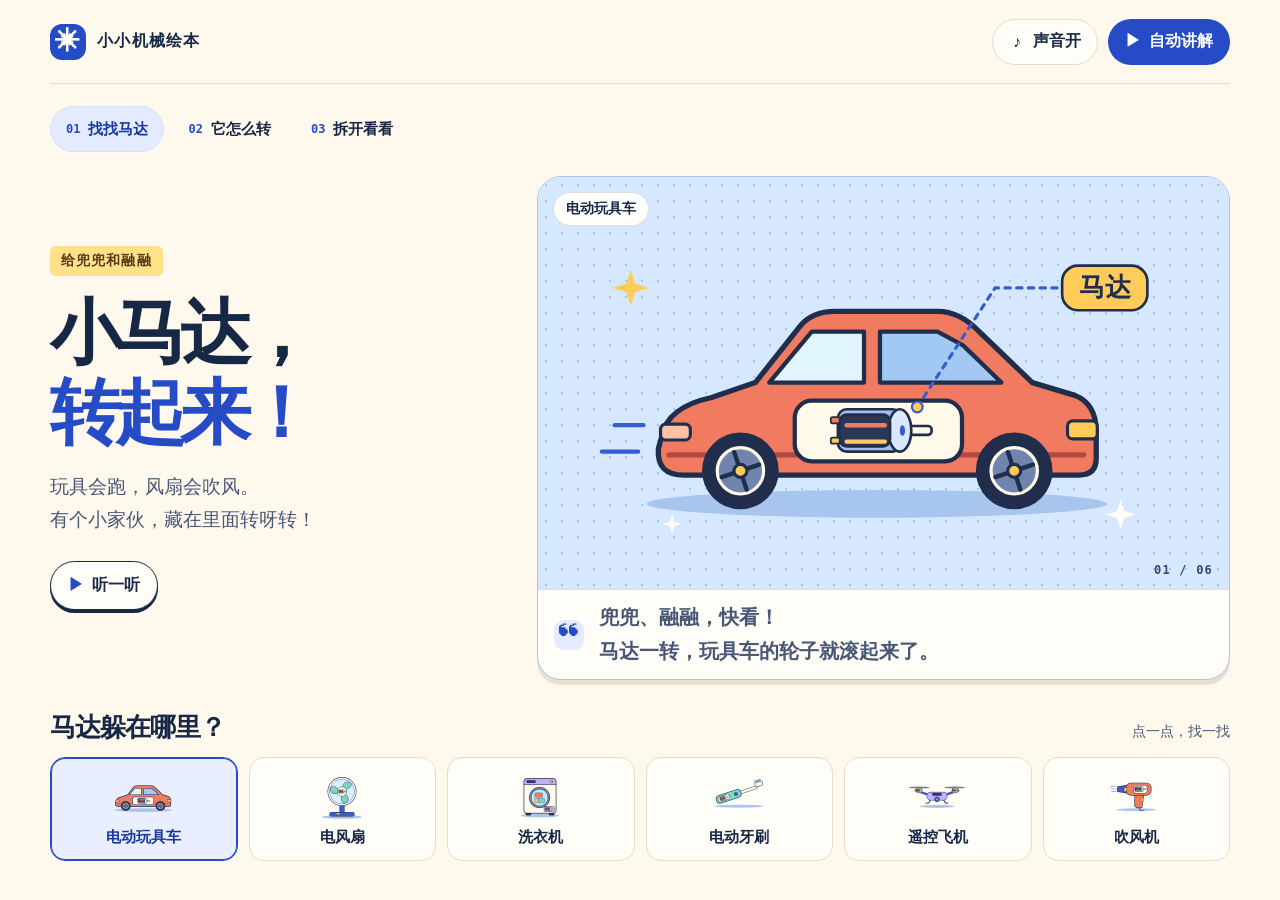
<file: motor/codex/index.html>
<!doctype html>
<html lang="zh-CN">
<head>
<meta charset="utf-8">
<meta name="viewport" content="width=device-width, initial-scale=1">
<meta name="theme-color" content="#fff9ed">
<title>小马达，转起来！</title>
<link rel="stylesheet" href="styles.css">
<script defer src="assets/subtitles/timeline.js"></script>
<script defer src="art.js"></script>
<script defer src="app.js"></script>
</head>
<body>
<header class="masthead page">
  <div class="brand"><span class="brand-icon" aria-hidden="true">✳</span><span>小小机械绘本</span></div>
  <div class="top-actions">
    <button class="sound button" id="sound" type="button" aria-pressed="false"><span id="sound-icon" aria-hidden="true">♪</span><span id="sound-label">声音开</span></button>
    <button class="story button" id="story" type="button" aria-pressed="false"><span id="story-icon" aria-hidden="true">▶</span><span id="story-label">自动讲解</span></button>
  </div>
</header>

<main class="page">
  <nav class="chapters" aria-label="绘本章节">
    <button class="chapter" type="button" data-chapter="0" aria-current="step"><span aria-hidden="true">01</span>找找马达</button>
    <button class="chapter" type="button" data-chapter="1"><span aria-hidden="true">02</span>它怎么转</button>
    <button class="chapter" type="button" data-chapter="2"><span aria-hidden="true">03</span>拆开看看</button>
  </nav>

  <section class="spread" aria-labelledby="title">
    <div class="intro">
      <p id="eyebrow" class="eyebrow">给兜兜和融融</p>
      <h1 id="title">小马达，<br><em>转起来！</em></h1>
      <p id="description" class="description">玩具会跑，风扇会吹风。<br>有个小家伙，藏在里面转呀转！</p>
      <button id="listen" class="listen button" type="button"><span id="listen-icon" aria-hidden="true">▶</span><span id="listen-label">听一听</span></button>
    </div>

    <figure class="picture" id="picture" data-chapter="0">
      <div class="artboard">
        <div class="stage-tag" id="stage-tag">电动玩具车</div>
        <canvas id="stage" role="img" aria-label="透过玩具车上的小窗，可以看到转动的马达。"></canvas>
        <div class="stage-index" id="stage-index" aria-hidden="true">01 / 06</div>
      </div>
      <figcaption class="subtitle">
        <span class="caption-icon" aria-hidden="true">❝</span>
        <div class="caption-lines" id="captions" aria-label="中文字幕"></div>
      </figcaption>
    </figure>
  </section>

  <section class="picker" aria-labelledby="picker-title">
    <div class="picker-heading">
      <h2 id="picker-title">马达躲在哪里？</h2>
      <span id="picker-hint">点一点，找一找</span>
    </div>
    <div class="cards" id="cards"></div>
    <p class="message" id="message" role="status"></p>
  </section>
</main>
<audio id="voice" preload="auto" src="assets/audio/car.mp3"></audio>
<noscript>请开启 JavaScript，才能播放这个互动绘本。</noscript>
</body>
</html>
</file>
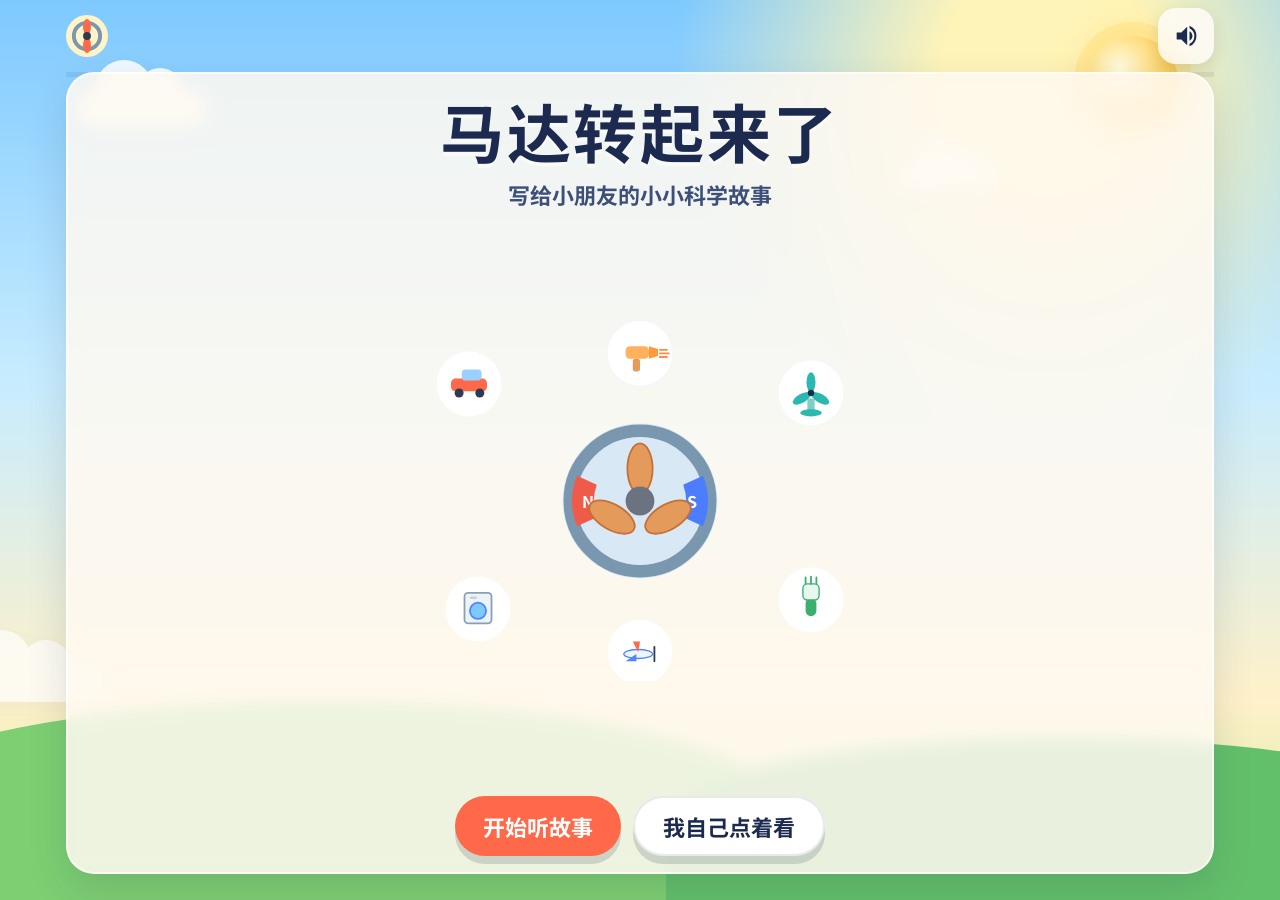
<file: motor/pip/index.html>
<!DOCTYPE html>
<html lang="zh-CN">
<head>
  <meta charset="UTF-8">
  <meta name="viewport" content="width=device-width, initial-scale=1, viewport-fit=cover">
  <meta name="color-scheme" content="light">
  <meta name="description" content="写给小学低年级小朋友的马达原理互动故事：看看生活里的马达，拆开看一看，听旁白，看字幕。">
  <title>马达转起来了</title>
  <link rel="icon" href="data:image/svg+xml,<svg xmlns='http://www.w3.org/2000/svg' viewBox='0 0 64 64'><circle cx='32' cy='32' r='30' fill='%23ffd15c'/><circle cx='32' cy='32' r='14' fill='%23ff6848'/></svg>">
  <link rel="preload" href="assets/fonts/NotoSansSC-Bold.woff2" as="font" type="font/woff2" crossorigin>
  <link rel="preload" href="assets/fonts/NotoSansSC-Regular.woff2" as="font" type="font/woff2" crossorigin>
  <link rel="stylesheet" href="css/styles.css">
</head>
<body>
  <div class="world">
    <div class="sun" aria-hidden="true"></div>
    <div class="cloud cloud-a" aria-hidden="true"></div>
    <div class="cloud cloud-b" aria-hidden="true"></div>
    <div class="cloud cloud-c" aria-hidden="true"></div>
    <div class="hill" aria-hidden="true"></div>
    <div class="hill hill-b" aria-hidden="true"></div>

    <div id="app" class="app" data-view="cover">
      <header class="topbar">
        <div class="brand">
          <svg class="brand-mark" viewBox="0 0 64 64" aria-hidden="true">
            <circle cx="32" cy="32" r="30" fill="#fff4c8"/>
            <circle cx="32" cy="32" r="20" fill="none" stroke="#7a97b0" stroke-width="6"/>
            <g class="brand-rotor">
              <ellipse cx="32" cy="18" rx="6" ry="12" fill="#ff6848"/>
              <ellipse cx="32" cy="46" rx="6" ry="12" fill="#ff6848"/>
              <circle cx="32" cy="32" r="6" fill="#2c3a52"/>
            </g>
          </svg>
          <h1>马达转起来了</h1>
        </div>
        <button type="button" id="btn-mute" class="icon-btn" aria-label="关掉声音" title="关掉声音" aria-pressed="false">
          <svg class="icon-on" viewBox="0 0 24 24" aria-hidden="true"><path fill="currentColor" d="M4 9v6h4l5 5V4L8 9H4zm13.5 3a4.5 4.5 0 0 0-2.5-4v8a4.5 4.5 0 0 0 2.5-4zM15 3.2v2.1a7.5 7.5 0 0 1 0 13.4v2.1A9.5 9.5 0 0 0 15 3.2z"/></svg>
          <svg class="icon-off" viewBox="0 0 24 24" aria-hidden="true" hidden><path fill="currentColor" d="M4 9v6h4l5 5V4L8 9H4zm12.5 3 2.2-2.2 1.4 1.4L18 13.4l2.1 2.1-1.4 1.4L16.5 14.8 14.4 17l-1.4-1.4 2.1-2.2-2.1-2.1 1.4-1.4 2.1 2.1z"/></svg>
        </button>
      </header>

      <div class="stage-wrap">
        <div class="progress" aria-hidden="true"><span id="progress-bar"></span></div>
        <button type="button" id="btn-back" class="back-btn">返回</button>
        <div class="page">
          <section id="view-cover" class="view is-on">
            <h2 class="hero-title">马达转起来了</h2>
            <p class="hero-sub">写给小朋友的小小科学故事</p>
            <div class="hero-art">
              <svg viewBox="0 0 520 400" role="img" aria-label="会转的马达">
                
  <g class="intro-icons" aria-hidden="true">
    <g transform="translate(70 70)">
      <circle r="36" fill="#fff"/>
      <rect x="-20" y="-6" width="40" height="14" rx="5" fill="#ff6848"/>
      <rect x="-8" y="-16" width="22" height="12" rx="4" fill="#9ad0ff"/>
      <circle cx="-11" cy="10" r="5" fill="#2c3a52"/>
      <circle cx="12" cy="10" r="5" fill="#2c3a52"/>
    </g>
    <g transform="translate(450 80)">
      <circle r="36" fill="#fff"/>
      <rect x="-4" y="6" width="8" height="16" rx="3" fill="#7ecdc7"/>
      <ellipse cx="0" cy="22" rx="12" ry="4" fill="#2bb8b0"/>
      <g class="fan-blades">
        <ellipse cx="0" cy="-12" rx="5" ry="11" fill="#2bb8b0"/>
        <ellipse cx="0" cy="-12" rx="5" ry="11" fill="#2bb8b0" transform="rotate(120)"/>
        <ellipse cx="0" cy="-12" rx="5" ry="11" fill="#2bb8b0" transform="rotate(240)"/>
      </g>
      <circle r="3.5" fill="#1b2a4e"/>
    </g>
    <g transform="translate(80 320)">
      <circle r="36" fill="#fff"/>
      <rect x="-15" y="-18" width="30" height="34" rx="4" fill="#eef3f8" stroke="#8aa0b8" stroke-width="2"/>
      <circle cy="2" r="9" fill="#7ec9ff" stroke="#4d86ff" stroke-width="2"/>
      <rect x="-9" y="-14" width="8" height="3" rx="1.5" fill="#c5d0dc"/>
    </g>
    <g transform="translate(450 310)">
      <circle r="36" fill="#fff"/>
      <rect x="-6" y="-2" width="12" height="20" rx="6" fill="#3caf6f"/>
      <rect x="-9" y="-18" width="18" height="18" rx="5" fill="#e9f8ee" stroke="#3caf6f" stroke-width="1.5"/>
      <path d="M-6 -18 v-7 M0 -18 v-8 M6 -18 v-7" stroke="#3caf6f" stroke-width="2" stroke-linecap="round"/>
    </g>
    <g transform="translate(260 36)">
      <circle r="36" fill="#fff"/>
      <rect x="-16" y="-8" width="26" height="14" rx="5" fill="#ffb15c"/>
      <path d="M10 -8 l10 3 v8 l-10 3z" fill="#ff9a3c"/>
      <rect x="-8" y="6" width="8" height="14" rx="3" fill="#e39a5a"/>
      <path d="M22 -4 h8 M22 0 h10 M22 4 h8" stroke="#ff8a4a" stroke-width="2" stroke-linecap="round"/>
    </g>
    <g transform="translate(260 368)">
      <circle r="36" fill="#fff"/>
      <ellipse cx="-2" cy="2" rx="16" ry="5" fill="#eef5ff" stroke="#4d86ff" stroke-width="1.5"/>
      <path d="M-2 0 L-8 -12 h8 z" fill="#ff6848"/>
      <path d="M-4 2 L-16 10 h12 z" fill="#4d86ff"/>
      <g class="prop" transform="translate(16 2)">
        <rect x="-1" y="-9" width="2" height="18" rx="1" fill="#2c3a52"/>
      </g>
    </g>
  </g>

                
  <g class="intro-motor" transform="translate(260 200)">
    <circle r="86" fill="#d9e8f5"/>
    <circle r="78" fill="none" stroke="#7a97b0" stroke-width="14"/>
    <path d="M -70 -28 A 74 74 0 0 0 -70 28 L -48 18 A 52 52 0 0 1 -48 -18 Z" fill="#ef5b48"/>
    <path d="M 70 -28 A 74 74 0 0 1 70 28 L 48 18 A 52 52 0 0 0 48 -18 Z" fill="#4d7dff"/>
    <text x="-58" y="8" text-anchor="middle" font-size="18" font-weight="700" fill="#fff">N</text>
    <text x="58" y="8" text-anchor="middle" font-size="18" font-weight="700" fill="#fff">S</text>
    <g class="intro-rotor intro-core">
      <ellipse cx="0" cy="-36" rx="14" ry="28" fill="#e39a5a" stroke="#c47138" stroke-width="2"/>
      <ellipse cx="31" cy="18" rx="14" ry="28" fill="#e39a5a" stroke="#c47138" stroke-width="2" transform="rotate(120 0 0)"/>
      <ellipse cx="-31" cy="18" rx="14" ry="28" fill="#e39a5a" stroke="#c47138" stroke-width="2" transform="rotate(-120 0 0)"/>
      <circle r="16" fill="#6b7380"/>
    </g>
  </g>

              </svg>
            </div>
            <div class="cta-row">
              <button type="button" class="btn btn-primary" id="btn-story" disabled>准备中</button>
              <button type="button" class="btn btn-secondary" id="btn-explore" disabled>准备中</button>
            </div>
          </section>

          <section id="view-intro" class="view">
            <div class="hero-art" style="flex:1;width:min(100%,640px)">
              <svg viewBox="0 0 520 400" role="img" aria-label="马达和它的好朋友们">
                
  <g class="intro-icons" aria-hidden="true">
    <g transform="translate(70 70)">
      <circle r="36" fill="#fff"/>
      <rect x="-20" y="-6" width="40" height="14" rx="5" fill="#ff6848"/>
      <rect x="-8" y="-16" width="22" height="12" rx="4" fill="#9ad0ff"/>
      <circle cx="-11" cy="10" r="5" fill="#2c3a52"/>
      <circle cx="12" cy="10" r="5" fill="#2c3a52"/>
    </g>
    <g transform="translate(450 80)">
      <circle r="36" fill="#fff"/>
      <rect x="-4" y="6" width="8" height="16" rx="3" fill="#7ecdc7"/>
      <ellipse cx="0" cy="22" rx="12" ry="4" fill="#2bb8b0"/>
      <g class="fan-blades">
        <ellipse cx="0" cy="-12" rx="5" ry="11" fill="#2bb8b0"/>
        <ellipse cx="0" cy="-12" rx="5" ry="11" fill="#2bb8b0" transform="rotate(120)"/>
        <ellipse cx="0" cy="-12" rx="5" ry="11" fill="#2bb8b0" transform="rotate(240)"/>
      </g>
      <circle r="3.5" fill="#1b2a4e"/>
    </g>
    <g transform="translate(80 320)">
      <circle r="36" fill="#fff"/>
      <rect x="-15" y="-18" width="30" height="34" rx="4" fill="#eef3f8" stroke="#8aa0b8" stroke-width="2"/>
      <circle cy="2" r="9" fill="#7ec9ff" stroke="#4d86ff" stroke-width="2"/>
      <rect x="-9" y="-14" width="8" height="3" rx="1.5" fill="#c5d0dc"/>
    </g>
    <g transform="translate(450 310)">
      <circle r="36" fill="#fff"/>
      <rect x="-6" y="-2" width="12" height="20" rx="6" fill="#3caf6f"/>
      <rect x="-9" y="-18" width="18" height="18" rx="5" fill="#e9f8ee" stroke="#3caf6f" stroke-width="1.5"/>
      <path d="M-6 -18 v-7 M0 -18 v-8 M6 -18 v-7" stroke="#3caf6f" stroke-width="2" stroke-linecap="round"/>
    </g>
    <g transform="translate(260 36)">
      <circle r="36" fill="#fff"/>
      <rect x="-16" y="-8" width="26" height="14" rx="5" fill="#ffb15c"/>
      <path d="M10 -8 l10 3 v8 l-10 3z" fill="#ff9a3c"/>
      <rect x="-8" y="6" width="8" height="14" rx="3" fill="#e39a5a"/>
      <path d="M22 -4 h8 M22 0 h10 M22 4 h8" stroke="#ff8a4a" stroke-width="2" stroke-linecap="round"/>
    </g>
    <g transform="translate(260 368)">
      <circle r="36" fill="#fff"/>
      <ellipse cx="-2" cy="2" rx="16" ry="5" fill="#eef5ff" stroke="#4d86ff" stroke-width="1.5"/>
      <path d="M-2 0 L-8 -12 h8 z" fill="#ff6848"/>
      <path d="M-4 2 L-16 10 h12 z" fill="#4d86ff"/>
      <g class="prop" transform="translate(16 2)">
        <rect x="-1" y="-9" width="2" height="18" rx="1" fill="#2c3a52"/>
      </g>
    </g>
  </g>

                
  <g class="intro-motor" transform="translate(260 200)">
    <circle r="86" fill="#d9e8f5"/>
    <circle r="78" fill="none" stroke="#7a97b0" stroke-width="14"/>
    <path d="M -70 -28 A 74 74 0 0 0 -70 28 L -48 18 A 52 52 0 0 1 -48 -18 Z" fill="#ef5b48"/>
    <path d="M 70 -28 A 74 74 0 0 1 70 28 L 48 18 A 52 52 0 0 0 48 -18 Z" fill="#4d7dff"/>
    <text x="-58" y="8" text-anchor="middle" font-size="18" font-weight="700" fill="#fff">N</text>
    <text x="58" y="8" text-anchor="middle" font-size="18" font-weight="700" fill="#fff">S</text>
    <g class="intro-rotor intro-core">
      <ellipse cx="0" cy="-36" rx="14" ry="28" fill="#e39a5a" stroke="#c47138" stroke-width="2"/>
      <ellipse cx="31" cy="18" rx="14" ry="28" fill="#e39a5a" stroke="#c47138" stroke-width="2" transform="rotate(120 0 0)"/>
      <ellipse cx="-31" cy="18" rx="14" ry="28" fill="#e39a5a" stroke="#c47138" stroke-width="2" transform="rotate(-120 0 0)"/>
      <circle r="16" fill="#6b7380"/>
    </g>
  </g>

              </svg>
            </div>
          </section>

          <section id="view-scenes" class="view">
            <div class="scene-grid">
              <button type="button" class="scene-card" data-scene="car">
                <div class="scene-art">
<svg viewBox="0 0 800 460" role="img" aria-label="电动小汽车里的马达">
  <rect x="0" y="360" width="800" height="100" fill="#d7c7a3"/>
  <rect x="0" y="368" width="800" height="18" fill="#9aa3ad"/>
  <rect x="40" y="374" width="70" height="6" rx="3" fill="#eceff3"/>
  <rect x="160" y="374" width="70" height="6" rx="3" fill="#eceff3"/>
  <rect x="280" y="374" width="70" height="6" rx="3" fill="#eceff3"/>
  <rect x="400" y="374" width="70" height="6" rx="3" fill="#eceff3"/>
  <rect x="520" y="374" width="70" height="6" rx="3" fill="#eceff3"/>
  <rect x="640" y="374" width="70" height="6" rx="3" fill="#eceff3"/>
  <!-- body -->
  <ellipse cx="400" cy="366" rx="230" ry="14" fill="rgba(27,42,78,0.15)"/>
  <path d="M150 300 c0-20 16-36 40-36 h70 c20-70 90-110 160-110 h70 c70 0 110 50 130 110 h60 c30 0 50 16 50 40 v36 c0 16-12 28-28 28 H178 c-16 0-28-12-28-28z" fill="#ff6848"/>
  <path d="M278 154 h210 c48 0 84 36 100 86 H268 c18-54 48-86 110-86z" fill="#bfe3ff"/>
  <path d="M384 154 v86 h204 c-16-50-52-86-100-86z" fill="#9ad0ff"/>
  <rect x="156" y="292" width="56" height="16" rx="8" fill="#ffd15c"/>
  <rect x="620" y="292" width="28" height="16" rx="8" fill="#c44536"/>
  <!-- cutaway -->
  <circle cx="430" cy="292" r="58" fill="#e8f6ff" stroke="#1b2a4e" stroke-width="3" stroke-dasharray="7 6"/>
  <g class="car-motor" transform="translate(430 292) scale(1)">
      <circle r="28" fill="#4a6580"/>
      <circle r="22" fill="#eef6ff"/>
      <path d="M -20 -10 A 22 22 0 0 0 -20 10 L -13 6 A 14 14 0 0 1 -13 -6 Z" fill="#ef5b48"/>
      <path d="M 20 -10 A 22 22 0 0 1 20 10 L 13 6 A 14 14 0 0 0 13 -6 Z" fill="#4d7dff"/>
      <g class="mini-rotor">
        <ellipse cx="0" cy="-11" rx="6.5" ry="12" fill="#e39a5a" stroke="#c47138" stroke-width="1.2"/>
        <ellipse cx="0" cy="11" rx="6.5" ry="12" fill="#e39a5a" stroke="#c47138" stroke-width="1.2"/>
        <circle r="6" fill="#6b7380"/>
      </g>
    </g>
  <!-- belt to rear wheel -->
  <path d="M430 320 v28" stroke="#2c3a52" stroke-width="5" stroke-linecap="round"/>
  <!-- wheels -->
  <g transform="translate(250 360)">
    <circle r="54" fill="#2c3a52"/>
    <circle r="48" fill="#1b2436"/>
    <g class="hubcap">
      <circle r="28" fill="#f3f6fa"/>
      <rect x="-4" y="-22" width="8" height="44" rx="3" fill="#7a8798"/>
      <rect x="-22" y="-4" width="44" height="8" rx="3" fill="#7a8798"/>
      <circle r="8" fill="#ffd15c"/>
    </g>
  </g>
  <g transform="translate(560 360)">
    <circle r="54" fill="#2c3a52"/>
    <circle r="48" fill="#1b2436"/>
    <g class="hubcap">
      <circle r="28" fill="#f3f6fa"/>
      <rect x="-4" y="-22" width="8" height="44" rx="3" fill="#7a8798"/>
      <rect x="-22" y="-4" width="44" height="8" rx="3" fill="#7a8798"/>
      <circle r="8" fill="#ffd15c"/>
    </g>
  </g>
</svg>
</div>
                <span class="scene-name">电动小汽车</span>
                <span class="callout" style="left:46%;top:36%">马达在这里</span>
              </button>
              <button type="button" class="scene-card" data-scene="fan">
                <div class="scene-art">
<svg viewBox="0 0 800 460" role="img" aria-label="电风扇里的马达">
  <ellipse cx="300" cy="430" rx="110" ry="16" fill="rgba(27,42,78,0.12)"/>
  <rect x="248" y="300" width="104" height="24" rx="12" fill="#2bb8b0"/>
  <ellipse cx="300" cy="318" rx="70" ry="22" fill="#239991"/>
  <rect x="286" y="170" width="28" height="150" rx="12" fill="#d9f4f1"/>
  <rect x="292" y="170" width="16" height="150" rx="8" fill="#2bb8b0"/>
  <!-- head -->
  <g transform="translate(300 170)">
    <circle r="118" fill="#e8fffb" stroke="#7ecdc7" stroke-width="8"/>
    <g class="fan-blades">
      <ellipse cx="0" cy="-52" rx="22" ry="58" fill="#2bb8b0"/>
      <ellipse cx="0" cy="-52" rx="22" ry="58" fill="#2bb8b0" transform="rotate(120)"/>
      <ellipse cx="0" cy="-52" rx="22" ry="58" fill="#2bb8b0" transform="rotate(240)"/>
    </g>
    <g class="fan-motor" transform="translate(0 0) scale(1.05)">
      <circle r="28" fill="#4a6580"/>
      <circle r="22" fill="#eef6ff"/>
      <path d="M -20 -10 A 22 22 0 0 0 -20 10 L -13 6 A 14 14 0 0 1 -13 -6 Z" fill="#ef5b48"/>
      <path d="M 20 -10 A 22 22 0 0 1 20 10 L 13 6 A 14 14 0 0 0 13 -6 Z" fill="#4d7dff"/>
      <g class="mini-rotor">
        <ellipse cx="0" cy="-11" rx="6.5" ry="12" fill="#e39a5a" stroke="#c47138" stroke-width="1.2"/>
        <ellipse cx="0" cy="11" rx="6.5" ry="12" fill="#e39a5a" stroke="#c47138" stroke-width="1.2"/>
        <circle r="6" fill="#6b7380"/>
      </g>
    </g>
    <circle r="118" fill="none" stroke="#9ad8d3" stroke-width="3"/>
    <g fill="none" stroke="rgba(27,42,78,0.18)" stroke-width="2">
      <circle r="100"/><circle r="80"/><circle r="60"/>
      <line x1="-110" x2="110" y1="0" y2="0"/>
      <line x1="0" x2="0" y1="-110" y2="110"/>
    </g>
  </g>
  <g class="fan-wind" fill="none" stroke="#4d86ff" stroke-width="5" stroke-linecap="round" stroke-dasharray="8 10" opacity="0.8">
    <path d="M430 110 C 520 100, 600 90, 700 70"/>
    <path d="M440 170 C 540 170, 620 165, 720 150"/>
    <path d="M430 230 C 530 245, 620 250, 710 260"/>
  </g>
</svg>
</div>
                <span class="scene-name">电风扇</span>
                <span class="callout" style="left:28%;top:22%">马达在这里</span>
              </button>
              <button type="button" class="scene-card" data-scene="washer">
                <div class="scene-art">
<svg viewBox="0 0 800 460" role="img" aria-label="洗衣机里的马达">
  <ellipse cx="400" cy="430" rx="160" ry="16" fill="rgba(27,42,78,0.12)"/>
  <rect x="230" y="40" width="340" height="380" rx="28" fill="#f4f7fb" stroke="#c5d0dc" stroke-width="4"/>
  <rect x="250" y="58" width="300" height="46" rx="12" fill="#e6eef6"/>
  <circle cx="278" cy="81" r="10" fill="#4d86ff"/>
  <circle cx="308" cy="81" r="10" fill="#2bb8b0"/>
  <rect x="336" y="72" width="80" height="18" rx="9" fill="#fff"/>
  <!-- door -->
  <circle cx="400" cy="250" r="122" fill="#2c3a52"/>
  <circle cx="400" cy="250" r="108" fill="#7ec9ff"/>
  <clipPath id="drumClip"><circle cx="400" cy="250" r="108"/></clipPath>
  <g clip-path="url(#drumClip)">
    <g transform="translate(400 250)"><g class="drum-spin">
      <circle r="108" fill="#5fb4ef"/>
      <circle r="108" fill="rgba(255,255,255,0.15)"/>
      <!-- clothes -->
      <g transform="translate(-30 -20)">
        <path d="M-20 -10 h16 l6 36 h-28z" fill="#ff6848"/>
        <rect x="-22" y="-18" width="20" height="10" rx="3" fill="#ff6848"/>
        <rect x="8" y="-8" width="16" height="10" rx="4" fill="#fff"/>
      </g>
      <g transform="translate(36 28)">
        <path d="M0 0 h24 l-4 30 h-16z" fill="#4d86ff"/>
        <circle cx="6" cy="-6" r="6" fill="#ffd15c"/>
      </g>
      <g transform="translate(-10 50)">
        <ellipse rx="18" ry="10" fill="#ff8fab"/>
        <path d="M16 0 q16 8 8 20" fill="none" stroke="#ff8fab" stroke-width="4"/>
      </g>
    </g>
    </g>
  </g>
  <circle cx="400" cy="250" r="108" fill="none" stroke="#dce5ee" stroke-width="10" opacity="0.45"/>
  <circle cx="400" cy="250" r="122" fill="none" stroke="#d9e2ea" stroke-width="8"/>
  <!-- bottom cutaway -->
  <path d="M300 390 h200 v20 a20 20 0 0 1-20 20 H320 a20 20 0 0 1-20-20z" fill="#e8f6ff"/>
  <circle cx="400" cy="400" r="50" fill="#e8f6ff" stroke="#1b2a4e" stroke-width="3" stroke-dasharray="7 6"/>
  <g class="washer-motor" transform="translate(400 400) scale(0.85)">
      <circle r="28" fill="#4a6580"/>
      <circle r="22" fill="#eef6ff"/>
      <path d="M -20 -10 A 22 22 0 0 0 -20 10 L -13 6 A 14 14 0 0 1 -13 -6 Z" fill="#ef5b48"/>
      <path d="M 20 -10 A 22 22 0 0 1 20 10 L 13 6 A 14 14 0 0 0 13 -6 Z" fill="#4d7dff"/>
      <g class="mini-rotor">
        <ellipse cx="0" cy="-11" rx="6.5" ry="12" fill="#e39a5a" stroke="#c47138" stroke-width="1.2"/>
        <ellipse cx="0" cy="11" rx="6.5" ry="12" fill="#e39a5a" stroke="#c47138" stroke-width="1.2"/>
        <circle r="6" fill="#6b7380"/>
      </g>
    </g>
  <path d="M400 372 V358" stroke="#2c3a52" stroke-width="5" stroke-linecap="round"/>
</svg>
</div>
                <span class="scene-name">洗衣机</span>
                <span class="callout" style="left:48%;top:78%">马达在这里</span>
              </button>
              <button type="button" class="scene-card" data-scene="brush">
                <div class="scene-art">
<svg viewBox="0 0 800 460" role="img" aria-label="电动牙刷里的马达">
  <ellipse cx="400" cy="430" rx="120" ry="16" fill="rgba(27,42,78,0.12)"/>
  <g transform="translate(400 240) rotate(-18)">
    <!-- handle -->
    <rect x="-42" y="10" width="84" height="200" rx="42" fill="#3caf6f"/>
    <rect x="-36" y="22" width="72" height="176" rx="36" fill="#49c37d"/>
    <rect x="-16" y="150" width="32" height="18" rx="9" fill="#fff" opacity="0.85"/>
    <!-- cutaway -->
    <circle r="62" cy="80" fill="#e8f6ff" stroke="#1b2a4e" stroke-width="3" stroke-dasharray="7 6"/>
    <g class="brush-motor" transform="translate(0 80) scale(1)">
      <circle r="28" fill="#4a6580"/>
      <circle r="22" fill="#eef6ff"/>
      <path d="M -20 -10 A 22 22 0 0 0 -20 10 L -13 6 A 14 14 0 0 1 -13 -6 Z" fill="#ef5b48"/>
      <path d="M 20 -10 A 22 22 0 0 1 20 10 L 13 6 A 14 14 0 0 0 13 -6 Z" fill="#4d7dff"/>
      <g class="mini-rotor">
        <ellipse cx="0" cy="-11" rx="6.5" ry="12" fill="#e39a5a" stroke="#c47138" stroke-width="1.2"/>
        <ellipse cx="0" cy="11" rx="6.5" ry="12" fill="#e39a5a" stroke="#c47138" stroke-width="1.2"/>
        <circle r="6" fill="#6b7380"/>
      </g>
    </g>
    <!-- neck -->
    <rect x="-12" y="-70" width="24" height="90" rx="10" fill="#e8f3ec"/>
    <rect x="-8" y="-70" width="16" height="90" rx="8" fill="#f7fffa"/>
    <!-- head -->
    <g transform="translate(0 -88)"><g class="brush-head">
      <rect x="-28" y="-40" width="56" height="70" rx="20" fill="#f4fff8" stroke="#b7dcc4" stroke-width="3"/>
      <g stroke="#3caf6f" stroke-width="3" stroke-linecap="round">
        <line x1="-16" y1="-36" x2="-16" y2="-58"/>
        <line x1="-6" y1="-36" x2="-6" y2="-62"/>
        <line x1="4" y1="-36" x2="4" y2="-58"/>
        <line x1="14" y1="-36" x2="14" y2="-62"/>
        <line x1="-16" y1="-20" x2="-16" y2="-6"/>
        <line x1="-6" y1="-20" x2="-6" y2="-2"/>
        <line x1="4" y1="-20" x2="4" y2="-6"/>
        <line x1="14" y1="-20" x2="14" y2="-2"/>
      </g>
    </g>
    </g>
  </g>
  <g transform="translate(470 90)" fill="#ffd15c"><g class="spark">
    <path d="M0-14 L3-3 L14 0 L3 3 L0 14 L-3 3 L-14 0 L-3-3 Z"/>
  </g></g>
  <g transform="translate(560 140)" fill="#ffd15c"><g class="spark" style="animation-delay:.4s">
    <path d="M0-10 L2-2 L10 0 L2 2 L0 10 L-2 2 L-10 0 L-2-2 Z"/>
  </g></g>
  <g transform="translate(500 40)" fill="#fff4b0"><g class="spark" style="animation-delay:.8s">
    <path d="M0-8 L2-2 L8 0 L2 2 L0 8 L-2 2 L-8 0 L-2-2 Z"/>
  </g></g>
</svg>
</div>
                <span class="scene-name">电动牙刷</span>
                <span class="callout" style="left:42%;top:48%">马达在这里</span>
              </button>
              <button type="button" class="scene-card" data-scene="dryer">
                <div class="scene-art">
<svg viewBox="0 0 800 460" role="img" aria-label="吹风机里的马达">
  <ellipse cx="300" cy="430" rx="130" ry="16" fill="rgba(27,42,78,0.12)"/>
  <g transform="translate(120 80)">
    <!-- barrel -->
    <path d="M40 80 h280 a60 60 0 0 1 0 120 H40 z" fill="#ffb15c"/>
    <path d="M40 96 h280 a44 44 0 0 1 0 88 H40 z" fill="#ffc57a"/>
    <path d="M320 80 h70 l30 20 v80 l-30 20 h-70z" fill="#ff9a3c"/>
    <path d="M390 100 h40 a8 8 0 0 1 8 8 v64 a8 8 0 0 1-8 8 h-40z" fill="#ffe0b0"/>
    <!-- handle -->
    <path d="M90 198 v150 a28 28 0 0 0 56 0 V198z" fill="#e39a5a"/>
    <rect x="100" y="250" width="36" height="18" rx="9" fill="#fff" opacity="0.8"/>
    <!-- cutaway -->
    <circle cx="200" cy="140" r="70" fill="#e8f6ff" stroke="#1b2a4e" stroke-width="3" stroke-dasharray="7 6"/>
    <g class="dryer-motor" transform="translate(200 140) scale(0.9)">
      <circle r="28" fill="#4a6580"/>
      <circle r="22" fill="#eef6ff"/>
      <path d="M -20 -10 A 22 22 0 0 0 -20 10 L -13 6 A 14 14 0 0 1 -13 -6 Z" fill="#ef5b48"/>
      <path d="M 20 -10 A 22 22 0 0 1 20 10 L 13 6 A 14 14 0 0 0 13 -6 Z" fill="#4d7dff"/>
      <g class="mini-rotor">
        <ellipse cx="0" cy="-11" rx="6.5" ry="12" fill="#e39a5a" stroke="#c47138" stroke-width="1.2"/>
        <ellipse cx="0" cy="11" rx="6.5" ry="12" fill="#e39a5a" stroke="#c47138" stroke-width="1.2"/>
        <circle r="6" fill="#6b7380"/>
      </g>
    </g>
    <g transform="translate(200 140)"><g class="impeller">
      <g fill="#4d86ff" opacity="0.85">
        <ellipse cx="0" cy="-20" rx="5" ry="16"/>
        <ellipse cx="0" cy="-20" rx="5" ry="16" transform="rotate(60)"/>
        <ellipse cx="0" cy="-20" rx="5" ry="16" transform="rotate(120)"/>
        <ellipse cx="0" cy="-20" rx="5" ry="16" transform="rotate(180)"/>
        <ellipse cx="0" cy="-20" rx="5" ry="16" transform="rotate(240)"/>
        <ellipse cx="0" cy="-20" rx="5" ry="16" transform="rotate(300)"/>
      </g>
    </g>
    </g>
  </g>
  <g class="dryer-wind" fill="none" stroke="#ff8a4a" stroke-width="6" stroke-linecap="round" stroke-dasharray="10 12">
    <path d="M560 190 C 640 170, 700 150, 770 120"/>
    <path d="M560 230 C 650 220, 710 210, 780 200"/>
    <path d="M560 270 C 640 290, 710 300, 770 320"/>
  </g>
</svg>
</div>
                <span class="scene-name">吹风机</span>
                <span class="callout" style="left:26%;top:30%">马达在这里</span>
              </button>
              <button type="button" class="scene-card" data-scene="plane">
                <div class="scene-art">
<svg viewBox="0 0 800 460" role="img" aria-label="遥控飞机里的马达">
  <g class="plane-bob">
    <g transform="translate(120 80)">
      <!-- wing back -->
      <path d="M200 170 L 520 120 L 540 170 L 200 230 Z" fill="#3b6fe0"/>
      <!-- fuselage -->
      <ellipse cx="300" cy="200" rx="210" ry="36" fill="#f7fbff" stroke="#c5d3e4" stroke-width="3"/>
      <path d="M430 186 h90 a16 16 0 0 1 0 28 h-90z" fill="#ff6848"/>
      <!-- cockpit -->
      <ellipse cx="430" cy="188" rx="36" ry="16" fill="#7ec9ff"/>
      <!-- tail -->
      <path d="M90 200 L40 200 L40 130 L90 180 Z" fill="#ff6848"/>
      <path d="M90 200 L20 230 L90 220 Z" fill="#4d86ff"/>
      <!-- front cutaway / motor -->
      <circle cx="520" cy="200" r="58" fill="#e8f6ff" stroke="#1b2a4e" stroke-width="3" stroke-dasharray="7 6"/>
      <g class="plane-motor" transform="translate(520 200) scale(0.9)">
      <circle r="28" fill="#4a6580"/>
      <circle r="22" fill="#eef6ff"/>
      <path d="M -20 -10 A 22 22 0 0 0 -20 10 L -13 6 A 14 14 0 0 1 -13 -6 Z" fill="#ef5b48"/>
      <path d="M 20 -10 A 22 22 0 0 1 20 10 L 13 6 A 14 14 0 0 0 13 -6 Z" fill="#4d7dff"/>
      <g class="mini-rotor">
        <ellipse cx="0" cy="-11" rx="6.5" ry="12" fill="#e39a5a" stroke="#c47138" stroke-width="1.2"/>
        <ellipse cx="0" cy="11" rx="6.5" ry="12" fill="#e39a5a" stroke="#c47138" stroke-width="1.2"/>
        <circle r="6" fill="#6b7380"/>
      </g>
    </g>
      <!-- propeller -->
      <g transform="translate(590 200)"><g class="prop">
        <ellipse cx="0" cy="0" rx="8" ry="70" fill="#2c3a52" opacity="0.9"/>
        <ellipse cx="0" cy="0" rx="70" ry="8" fill="#2c3a52" opacity="0.55"/>
        <circle r="8" fill="#ffd15c"/>
      </g>
      </g>
      <!-- landing -->
      <g stroke="#2c3a52" stroke-width="5" fill="#2c3a52">
        <line x1="250" y1="230" x2="230" y2="280"/>
        <line x1="330" y1="230" x2="350" y2="280"/>
        <circle cx="230" cy="284" r="10"/>
        <circle cx="350" cy="284" r="10"/>
      </g>
    </g>
  </g>
</svg>
</div>
                <span class="scene-name">遥控飞机</span>
                <span class="callout" style="left:58%;top:38%">马达在这里</span>
              </button>
            </div>
          </section>

          <section id="view-motor" class="view">
            <div class="motor-stage">
              <div class="step-row" id="principle-chips">
                <button type="button" class="chip" data-step="1">第一步 · 通电</button>
                <button type="button" class="chip" data-step="em">第二步 · 变成小磁铁</button>
                <button type="button" class="chip" data-step="force">第三步 · 互推互拉</button>
                <button type="button" class="chip" data-step="3">第四步 · 转起来</button>
                <button type="button" class="chip" data-step="comm">巧机关</button>
              </div>
              <div class="step-row" id="explode-chips">
                <button type="button" class="chip" data-explode="shell">外壳</button>
                <button type="button" class="chip" data-explode="magnets">磁铁</button>
                <button type="button" class="chip" data-explode="coil">线圈</button>
                <button type="button" class="chip" data-explode="shaft">转轴</button>
                <button type="button" class="chip" data-explode="together">合上</button>
              </div>
              <div class="motor-art">
<svg viewBox="0 0 900 520" role="img" aria-label="马达内部：电池、固定磁铁、通电后变成小磁铁的线圈、转轴和换向器">
  <defs>
    <filter id="soft" x="-20%" y="-20%" width="140%" height="140%">
      <feDropShadow dx="0" dy="6" stdDeviation="5" flood-color="rgba(27,42,78,0.18)"/>
    </filter>
  </defs>
  <!-- battery -->
  <g class="battery" transform="translate(40 175)">
    <rect class="battery-glow" x="-10" y="-10" width="104" height="180" rx="18" fill="#ffd15c" opacity="0"/>
    <rect x="18" y="-14" width="48" height="16" rx="4" fill="#ffd15c"/>
    <rect x="0" y="0" width="84" height="154" rx="14" fill="#2c3340"/>
    <text x="42" y="70" text-anchor="middle" fill="#fff" font-size="22" font-weight="700">电池</text>
    <text x="42" y="36" text-anchor="middle" fill="#ff6848" font-size="28" font-weight="700">+</text>
    <text x="42" y="132" text-anchor="middle" fill="#7ec9ff" font-size="36" font-weight="700">-</text>
  </g>
  <path id="wire-plus" d="M 82 175 L 82 64 L 360 64 L 360 214" fill="none" stroke="#e24d32" stroke-width="7" stroke-linecap="round" stroke-linejoin="round"/>
  <path id="wire-minus" d="M 82 329 L 82 456 L 360 456 L 360 328" fill="none" stroke="#2c3a52" stroke-width="7" stroke-linecap="round" stroke-linejoin="round"/>
  <g class="electrons electrons-fwd">
    <circle r="7" fill="#ffd15c" stroke="#fff" stroke-width="1.5">
      <animateMotion dur="2s" repeatCount="indefinite" path="M 82 175 L 82 64 L 360 64 L 360 214"/>
    </circle>
    <circle r="7" fill="#ffd15c" stroke="#fff" stroke-width="1.5">
      <animateMotion dur="2s" begin="0.7s" repeatCount="indefinite" path="M 82 175 L 82 64 L 360 64 L 360 214"/>
    </circle>
    <circle r="7" fill="#cfe3ff" stroke="#fff" stroke-width="1.5">
      <animateMotion dur="2.2s" repeatCount="indefinite" path="M 360 328 L 360 456 L 82 456 L 82 329"/>
    </circle>
    <circle r="7" fill="#cfe3ff" stroke="#fff" stroke-width="1.5">
      <animateMotion dur="2.2s" begin="0.8s" repeatCount="indefinite" path="M 360 328 L 360 456 L 82 456 L 82 329"/>
    </circle>
  </g>
  <g class="electrons electrons-rev">
    <circle r="7" fill="#ffd15c" stroke="#fff" stroke-width="1.5">
      <animateMotion dur="2s" repeatCount="indefinite" path="M 360 214 L 360 64 L 82 64 L 82 175"/>
    </circle>
    <circle r="7" fill="#ffd15c" stroke="#fff" stroke-width="1.5">
      <animateMotion dur="2s" begin="0.7s" repeatCount="indefinite" path="M 360 214 L 360 64 L 82 64 L 82 175"/>
    </circle>
    <circle r="7" fill="#cfe3ff" stroke="#fff" stroke-width="1.5">
      <animateMotion dur="2.2s" repeatCount="indefinite" path="M 82 329 L 82 456 L 360 456 L 360 328"/>
    </circle>
    <circle r="7" fill="#cfe3ff" stroke="#fff" stroke-width="1.5">
      <animateMotion dur="2.2s" begin="0.8s" repeatCount="indefinite" path="M 82 329 L 82 456 L 360 456 L 360 328"/>
    </circle>
  </g>
  <g class="wire-arrows wire-arrows-fwd" aria-hidden="true">
    <polygon points="230,64 208,54 208,74" fill="#e24d32"/>
    <polygon points="208,456 230,446 230,466" fill="#2c3a52"/>
  </g>
  <g class="wire-arrows wire-arrows-rev" aria-hidden="true">
    <polygon points="208,64 230,54 230,74" fill="#e24d32"/>
    <polygon points="230,456 208,446 208,466" fill="#2c3a52"/>
  </g>

  <!-- interior plate -->
  <circle cx="360" cy="270" r="152" fill="#e9f3fb"/>
  <circle cx="360" cy="270" r="152" fill="none" stroke="#c3d6e6" stroke-width="2"/>

  <!-- shaft + wheel -->
  <g class="part-shaft">
    <rect x="360" y="258" width="360" height="24" rx="12" fill="#9aa3ad"/>
    <rect x="360" y="264" width="360" height="8" rx="4" fill="#cfd5db"/>
    <g class="part-label label-shaft">
      <rect class="tag-bg" x="560" y="196" width="86" height="40" rx="12"/>
      <text x="603" y="224" text-anchor="middle">转轴</text>
    </g>
  </g>
  <g class="wheel-group">
    <g class="wheel-spin">
      <circle cx="780" cy="270" r="78" fill="#2c3a52"/>
      <circle cx="780" cy="270" r="68" fill="#1b2436"/>
      <g transform="translate(780 270)">
        <rect x="-8" y="-52" width="16" height="104" rx="4" fill="#e8eef6"/>
        <rect x="-52" y="-8" width="104" height="16" rx="4" fill="#e8eef6"/>
        <circle r="16" fill="#ffd15c"/>
      </g>
    </g>
  </g>

  <!-- magnets -->
  <g class="part-magnet-n">
    <path d="M 281.57 395.51 A 148 148 0 0 1 281.57 144.49 L 305.95 183.50 A 102 102 0 0 0 305.95 356.50 Z" fill="#ef5b48" stroke="#c44536" stroke-width="3"/>
    <text x="250" y="278" text-anchor="middle" fill="#fff" font-size="28" font-weight="700">N</text>
    <g class="part-label label-magnet">
      <rect class="tag-bg" x="168" y="400" width="86" height="40" rx="12"/>
      <text x="211" y="428" text-anchor="middle">磁铁</text>
    </g>
  </g>
  <g class="part-magnet-s">
    <path d="M 438.43 144.49 A 148 148 0 0 1 438.43 395.51 L 414.05 356.50 A 102 102 0 0 0 414.05 183.50 Z" fill="#4d7dff" stroke="#2f5ed1" stroke-width="3"/>
    <text x="470" y="278" text-anchor="middle" fill="#fff" font-size="28" font-weight="700">S</text>
  </g>

  <!-- coil / rotor (commutator included, spins with coil) -->
  <g class="part-coil-wrap">
    <g class="rotor">
      <g class="winding">
        <ellipse cx="360" cy="198" rx="22" ry="46" fill="#e39a5a" stroke="#c47138" stroke-width="3"/>
        <ellipse cx="360" cy="198" rx="14" ry="34" fill="none" stroke="#f0c08a" stroke-width="3"/>
        <g transform="rotate(120 360 270)">
          <ellipse cx="360" cy="198" rx="22" ry="46" fill="#e39a5a" stroke="#c47138" stroke-width="3"/>
          <ellipse cx="360" cy="198" rx="14" ry="34" fill="none" stroke="#f0c08a" stroke-width="3"/>
        </g>
        <g transform="rotate(240 360 270)">
          <ellipse cx="360" cy="198" rx="22" ry="46" fill="#e39a5a" stroke="#c47138" stroke-width="3"/>
          <ellipse cx="360" cy="198" rx="14" ry="34" fill="none" stroke="#f0c08a" stroke-width="3"/>
        </g>
      </g>
      <g class="coil-magnet coil-magnet-rotor" aria-hidden="true">
        <g class="magnet-state-a">
          <rect x="347" y="188" width="26" height="82" rx="13" fill="#ef5b48"/>
          <rect x="347" y="270" width="26" height="82" rx="13" fill="#4d7dff"/>
          <text x="360" y="236" text-anchor="middle" fill="#fff" font-size="18" font-weight="700">N</text>
          <text x="360" y="322" text-anchor="middle" fill="#fff" font-size="18" font-weight="700">S</text>
        </g>
        <g class="magnet-state-b">
          <rect x="347" y="188" width="26" height="82" rx="13" fill="#4d7dff"/>
          <rect x="347" y="270" width="26" height="82" rx="13" fill="#ef5b48"/>
          <text x="360" y="236" text-anchor="middle" fill="#fff" font-size="18" font-weight="700">S</text>
          <text x="360" y="322" text-anchor="middle" fill="#fff" font-size="18" font-weight="700">N</text>
        </g>
      </g>
      <circle cx="360" cy="270" r="22" fill="#6b7380" stroke="#4e5563" stroke-width="3"/>
      <g class="commutator">
        <path d="M 353.40 307.42 A 38 38 0 0 1 353.40 232.58 L 355.49 244.39 A 26 26 0 0 0 355.49 295.61 Z" fill="#d9894a" stroke="#a65c28" stroke-width="2"/>
        <path d="M 366.60 232.58 A 38 38 0 0 1 366.60 307.42 L 364.51 295.61 A 26 26 0 0 0 364.51 244.39 Z" fill="#f0a25e" stroke="#a65c28" stroke-width="2"/>
      </g>
    </g>
  </g>
  <g class="magnet-aura" aria-hidden="true">
    <ellipse cx="360" cy="270" rx="78" ry="78" fill="none" stroke="#ffd15c" stroke-width="8"/>
  </g>
  <!-- shell halves -->
  <g class="part-shell-left" filter="url(#soft)">
    <path d="M 353.86 445.89 A 176 176 0 0 1 353.86 94.11 L 354.63 116.09 A 154 154 0 0 0 354.63 423.91 Z" fill="#7a97b0" stroke="#5d7a94" stroke-width="3"/>
    <g class="part-label label-shell">
      <rect class="tag-bg" x="148" y="64" width="86" height="40" rx="12"/>
      <text x="191" y="92" text-anchor="middle">外壳</text>
    </g>
  </g>
  <g class="part-shell-right" filter="url(#soft)">
    <path d="M 366.14 94.11 A 176 176 0 0 1 366.14 445.89 L 365.37 423.91 A 154 154 0 0 0 365.37 116.09 Z" fill="#8eabc3" stroke="#5d7a94" stroke-width="3"/>
  </g>

  <!-- brushes (fixed) -->
  <g class="brushes">
    <rect x="350" y="198" width="20" height="22" rx="3" fill="#5a4638"/>
    <rect x="350" y="320" width="20" height="22" rx="3" fill="#5a4638"/>
    <g class="brush-spark" aria-hidden="true">
      <circle cx="360" cy="209" r="8" fill="#ffd15c"/>
      <circle cx="360" cy="331" r="8" fill="#ffd15c"/>
    </g>
  </g>

  <!-- commutator highlight -->
  <g class="comm-glow">
    <circle cx="360" cy="270" r="48" fill="none" stroke="#ffd15c" stroke-width="8" opacity="0.85"/>
  </g>

  <!-- force arrows: 同极相斥、异极相吸，把轴拧向顺时针 -->
  <g class="forces forces-push-pull" font-family="Noto Sans SC, sans-serif" font-weight="700">
    <path d="M292 200 L338 188" stroke="#c44536" stroke-width="5" stroke-linecap="round"/>
    <path d="M322 196 L338 188 L328 176" fill="none" stroke="#c44536" stroke-width="5" stroke-linecap="round" stroke-linejoin="round"/>
    <text x="268" y="186" font-size="22" fill="#c44536">推</text>
    <path d="M428 200 L382 188" stroke="#2f5ed1" stroke-width="5" stroke-linecap="round"/>
    <path d="M398 196 L382 188 L392 176" fill="none" stroke="#2f5ed1" stroke-width="5" stroke-linecap="round" stroke-linejoin="round"/>
    <text x="430" y="186" font-size="22" fill="#2f5ed1">拉</text>
    <path d="M428 340 L382 352" stroke="#c44536" stroke-width="5" stroke-linecap="round"/>
    <path d="M398 344 L382 352 L392 364" fill="none" stroke="#c44536" stroke-width="5" stroke-linecap="round" stroke-linejoin="round"/>
    <text x="430" y="372" font-size="22" fill="#c44536">推</text>
    <path d="M292 340 L338 352" stroke="#2f5ed1" stroke-width="5" stroke-linecap="round"/>
    <path d="M322 344 L338 352 L328 364" fill="none" stroke="#2f5ed1" stroke-width="5" stroke-linecap="round" stroke-linejoin="round"/>
    <text x="268" y="372" font-size="22" fill="#2f5ed1">拉</text>
  </g>
  <g class="stuck-hint" font-family="Noto Sans SC, sans-serif" font-weight="700" aria-hidden="true">
    <rect class="tag-bg" x="402" y="248" width="86" height="40" rx="12"/>
    <text x="445" y="276" text-anchor="middle" fill="#2f5ed1" font-size="22">吸住了</text>
    <rect class="tag-bg" x="232" y="248" width="86" height="40" rx="12"/>
    <text x="275" y="276" text-anchor="middle" fill="#c44536" font-size="22">吸住了</text>
  </g>
  <g class="flip-hint part-label" aria-hidden="true">
    <rect class="tag-bg" x="196" y="8" width="160" height="40" rx="12"/>
    <text x="276" y="36" text-anchor="middle">电流反过来了</text>
  </g>
  <g class="keep-hint forces" font-family="Noto Sans SC, sans-serif" font-weight="700" aria-hidden="true">
    <path d="M430 250 L400 250" stroke="#c44536" stroke-width="5" stroke-linecap="round"/>
    <path d="M412 240 L400 250 L412 260" fill="none" stroke="#c44536" stroke-width="5" stroke-linecap="round" stroke-linejoin="round"/>
    <text x="444" y="242" font-size="22" fill="#c44536">推开</text>
    <path d="M290 290 L320 290" stroke="#c44536" stroke-width="5" stroke-linecap="round"/>
    <path d="M308 280 L320 290 L308 300" fill="none" stroke="#c44536" stroke-width="5" stroke-linecap="round" stroke-linejoin="round"/>
    <text x="248" y="316" font-size="22" fill="#c44536">推开</text>
  </g>

  <g class="part-label label-coil">
    <rect class="tag-bg" x="548" y="108" width="86" height="40" rx="12"/>
    <text x="591" y="136" text-anchor="middle">线圈</text>
  </g>
  <g class="part-label label-e-magnet">
    <rect class="tag-bg" x="548" y="108" width="100" height="40" rx="12"/>
    <text x="598" y="136" text-anchor="middle">电磁铁</text>
  </g>
  <g class="part-label no-magnet-hint">
    <rect class="tag-bg" x="532" y="108" width="130" height="40" rx="12"/>
    <text x="597" y="136" text-anchor="middle">还不会吸</text>
  </g>
  <g class="part-label label-trick">
    <rect class="tag-bg" x="548" y="330" width="110" height="40" rx="12"/>
    <text x="603" y="358" text-anchor="middle">换向器</text>
  </g>
</svg>
</div>
            </div>
          </section>

          <section id="view-ending" class="view">
            <h2 class="hero-title">看完啦</h2>
            <p class="hero-sub">下次看到会转的东西，想想里面的马达吧</p>
            <div class="hero-art">
              <svg viewBox="0 0 520 400" role="img" aria-label="马达又转起来了">
                
  <g class="intro-icons" aria-hidden="true">
    <g transform="translate(70 70)">
      <circle r="36" fill="#fff"/>
      <rect x="-20" y="-6" width="40" height="14" rx="5" fill="#ff6848"/>
      <rect x="-8" y="-16" width="22" height="12" rx="4" fill="#9ad0ff"/>
      <circle cx="-11" cy="10" r="5" fill="#2c3a52"/>
      <circle cx="12" cy="10" r="5" fill="#2c3a52"/>
    </g>
    <g transform="translate(450 80)">
      <circle r="36" fill="#fff"/>
      <rect x="-4" y="6" width="8" height="16" rx="3" fill="#7ecdc7"/>
      <ellipse cx="0" cy="22" rx="12" ry="4" fill="#2bb8b0"/>
      <g class="fan-blades">
        <ellipse cx="0" cy="-12" rx="5" ry="11" fill="#2bb8b0"/>
        <ellipse cx="0" cy="-12" rx="5" ry="11" fill="#2bb8b0" transform="rotate(120)"/>
        <ellipse cx="0" cy="-12" rx="5" ry="11" fill="#2bb8b0" transform="rotate(240)"/>
      </g>
      <circle r="3.5" fill="#1b2a4e"/>
    </g>
    <g transform="translate(80 320)">
      <circle r="36" fill="#fff"/>
      <rect x="-15" y="-18" width="30" height="34" rx="4" fill="#eef3f8" stroke="#8aa0b8" stroke-width="2"/>
      <circle cy="2" r="9" fill="#7ec9ff" stroke="#4d86ff" stroke-width="2"/>
      <rect x="-9" y="-14" width="8" height="3" rx="1.5" fill="#c5d0dc"/>
    </g>
    <g transform="translate(450 310)">
      <circle r="36" fill="#fff"/>
      <rect x="-6" y="-2" width="12" height="20" rx="6" fill="#3caf6f"/>
      <rect x="-9" y="-18" width="18" height="18" rx="5" fill="#e9f8ee" stroke="#3caf6f" stroke-width="1.5"/>
      <path d="M-6 -18 v-7 M0 -18 v-8 M6 -18 v-7" stroke="#3caf6f" stroke-width="2" stroke-linecap="round"/>
    </g>
    <g transform="translate(260 36)">
      <circle r="36" fill="#fff"/>
      <rect x="-16" y="-8" width="26" height="14" rx="5" fill="#ffb15c"/>
      <path d="M10 -8 l10 3 v8 l-10 3z" fill="#ff9a3c"/>
      <rect x="-8" y="6" width="8" height="14" rx="3" fill="#e39a5a"/>
      <path d="M22 -4 h8 M22 0 h10 M22 4 h8" stroke="#ff8a4a" stroke-width="2" stroke-linecap="round"/>
    </g>
    <g transform="translate(260 368)">
      <circle r="36" fill="#fff"/>
      <ellipse cx="-2" cy="2" rx="16" ry="5" fill="#eef5ff" stroke="#4d86ff" stroke-width="1.5"/>
      <path d="M-2 0 L-8 -12 h8 z" fill="#ff6848"/>
      <path d="M-4 2 L-16 10 h12 z" fill="#4d86ff"/>
      <g class="prop" transform="translate(16 2)">
        <rect x="-1" y="-9" width="2" height="18" rx="1" fill="#2c3a52"/>
      </g>
    </g>
  </g>

                
  <g class="intro-motor" transform="translate(260 200)">
    <circle r="86" fill="#d9e8f5"/>
    <circle r="78" fill="none" stroke="#7a97b0" stroke-width="14"/>
    <path d="M -70 -28 A 74 74 0 0 0 -70 28 L -48 18 A 52 52 0 0 1 -48 -18 Z" fill="#ef5b48"/>
    <path d="M 70 -28 A 74 74 0 0 1 70 28 L 48 18 A 52 52 0 0 0 48 -18 Z" fill="#4d7dff"/>
    <text x="-58" y="8" text-anchor="middle" font-size="18" font-weight="700" fill="#fff">N</text>
    <text x="58" y="8" text-anchor="middle" font-size="18" font-weight="700" fill="#fff">S</text>
    <g class="intro-rotor intro-core">
      <ellipse cx="0" cy="-36" rx="14" ry="28" fill="#e39a5a" stroke="#c47138" stroke-width="2"/>
      <ellipse cx="31" cy="18" rx="14" ry="28" fill="#e39a5a" stroke="#c47138" stroke-width="2" transform="rotate(120 0 0)"/>
      <ellipse cx="-31" cy="18" rx="14" ry="28" fill="#e39a5a" stroke="#c47138" stroke-width="2" transform="rotate(-120 0 0)"/>
      <circle r="16" fill="#6b7380"/>
    </g>
  </g>

              </svg>
            </div>
            <div class="cta-row">
              <button type="button" class="btn btn-primary" id="btn-story-again">再看一次</button>
              <button type="button" class="btn btn-secondary" id="btn-explore-again">自己点着看</button>
            </div>
          </section>
        </div>
      </div>

      <div class="caption-wrap is-empty" aria-live="polite">
        <p id="caption"></p>
      </div>

      <div class="dock">
        <nav class="chapters" aria-label="章节">
          <button type="button" data-chapter="intro">见面</button>
          <button type="button" data-chapter="scenes">生活里</button>
          <button type="button" data-chapter="principle">为什么转</button>
          <button type="button" data-chapter="explode">拆开看</button>
        </nav>
        <div class="controls">
          <button type="button" id="btn-prev" class="icon-btn" aria-label="上一句" title="上一句">
            <svg viewBox="0 0 24 24" aria-hidden="true"><path fill="currentColor" d="M14.5 6 8 12l6.5 6V6zM7 6h2v12H7z"/></svg>
          </button>
          <button type="button" id="btn-play" class="icon-btn" aria-label="播放" title="播放">
            <svg class="icon-play" viewBox="0 0 24 24" aria-hidden="true"><path fill="currentColor" d="M8 5v14l11-7z"/></svg>
            <svg class="icon-pause" viewBox="0 0 24 24" aria-hidden="true" hidden><path fill="currentColor" d="M7 5h4v14H7zm6 0h4v14h-4z"/></svg>
          </button>
          <button type="button" id="btn-replay" class="icon-btn" aria-label="再听一句" title="再听一句">
            <svg viewBox="0 0 24 24" aria-hidden="true"><path fill="currentColor" d="M12 6V2L7 7l5 5V8a6 6 0 1 1-6 6H4a8 8 0 1 0 8-8z"/></svg>
          </button>
          <button type="button" id="btn-next" class="icon-btn" aria-label="下一句" title="下一句">
            <svg viewBox="0 0 24 24" aria-hidden="true"><path fill="currentColor" d="M9.5 6v12L16 12 9.5 6zM15 6h2v12h-2z"/></svg>
          </button>
        </div>
      </div>
    </div>
  </div>
  <script src="js/narration.js"></script>
  <script src="js/app.js"></script>
</body>
</html>
</file>
<file: motor/codex/styles.css>
:root {
  color-scheme: light;
  --paper: #fff9ed;
  --ink: #172746;
  --blue: #254bc7;
  --muted: #465675;
  --line: #e5dcca;
  font-family: "PingFang SC", "Microsoft YaHei", "Noto Sans CJK SC", sans-serif;
  color: var(--ink);
  background: var(--paper);
}
*, *::before, *::after { box-sizing: border-box; }
body { margin: 0; min-width: 280px; }
button { font: inherit; color: inherit; cursor: pointer; touch-action: manipulation; }
button:focus-visible { outline: 3px solid #9c4a15; outline-offset: 4px; }
.page { width: min(1180px, calc(100% - 88px)); margin-inline: auto; }
.masthead { min-height: 84px; display: flex; align-items: center; justify-content: space-between; gap: 12px; border-bottom: 1px solid var(--line); }
.brand, .top-actions, .button { display: flex; align-items: center; }
.brand { gap: 11px; font-weight: 800; letter-spacing: .08em; white-space: nowrap; }
.brand-icon { display: grid; place-items: center; width: 36px; height: 36px; border-radius: 12px; background: var(--blue); color: #fff; font-size: 25px; line-height: 1; }
.top-actions { gap: 10px; }
.button { min-height: 46px; justify-content: center; gap: 8px; border: 1px solid transparent; border-radius: 99px; padding: 0 16px; font-weight: 750; white-space: nowrap; }
.button span:first-child { display: grid; place-items: center; min-width: 16px; }
.sound { background: #fffdf8; border-color: var(--line); }
.story { background: var(--blue); color: #fff; }
.story[aria-pressed="true"] { background: var(--ink); }
.sound[aria-pressed="true"] { background: #ece5d7; }
.chapters { display: flex; gap: 8px; margin: 22px 0 24px; }
.chapter { border: 1px solid transparent; border-radius: 99px; background: transparent; min-height: 46px; padding: 0 15px; display: flex; align-items: center; justify-content: center; gap: 8px; font-size: 15px; font-weight: 750; white-space: nowrap; }
.chapter span { font-family: ui-monospace, monospace; font-size: 12px; color: var(--blue); }
.chapter[aria-current] { background: #e4ebff; border-color: #d5e0ff; color: #193a9c; }
.spread { display: grid; grid-template-columns: .77fr 1.23fr; align-items: center; gap: clamp(22px, 4.2vw, 63px); }
.intro { padding-block: 14px; }
.eyebrow { display: inline-block; background: #ffe18a; color: #573a14; border-radius: 6px; margin: 0 0 17px; padding: 6px 11px; font-size: 14px; font-weight: 800; letter-spacing: .08em; }
h1 { font-size: clamp(47px, 5.55vw, 84px); line-height: 1.12; letter-spacing: -.085em; margin: 0; font-weight: 900; }
h1 em { font-style: normal; color: var(--blue); }
.description { color: var(--muted); font-size: clamp(16px, 1.5vw, 20px); line-height: 1.7; margin: 19px 0 24px; }
.listen { min-height: 49px; background: #fffdf8; border: 1.5px solid var(--ink); padding-inline: 17px; box-shadow: 0 3px 0 var(--ink); }
.listen span:first-child { color: var(--blue); }
.picture { margin: 0; overflow: hidden; border: 1.5px solid #a9c2ee; border-radius: 24px; background: #fffdf7; box-shadow: 0 5px 0 #e9dfcf; min-width: 0; }
.artboard { position: relative; background-color: #d6e8ff; background-image: radial-gradient(#a9c4ee 1px, transparent 1px); background-size: 16px 16px; }
.picture[data-chapter="1"] { border-color: #a3cbbd; }
.picture[data-chapter="1"] .artboard { background-color: #dcf3e7; background-image: radial-gradient(#aed6c6 1px, transparent 1px); }
.picture[data-chapter="2"] { border-color: #c7b6ed; }
.picture[data-chapter="2"] .artboard { background-color: #ece3ff; background-image: radial-gradient(#d0bdee 1px, transparent 1px); }
#stage { width: 100%; height: auto; aspect-ratio: 720 / 430; display: block; }
.stage-tag, .stage-index { position: absolute; z-index: 1; pointer-events: none; font-weight: 800; }
.stage-tag { top: 15px; left: 15px; padding: 7px 12px; background: #fffefa; border: 1px solid #222f4426; border-radius: 99px; font-size: 14px; }
.stage-index { right: 16px; bottom: 12px; color: #35486e; font: 750 12px ui-monospace, monospace; letter-spacing: .1em; }
.subtitle { min-height: 76px; display: flex; align-items: center; gap: 11px; padding: 12px 16px; border-top: 1px solid #222f4426; }
.caption-icon { display: grid; place-items: center; flex: 0 0 30px; height: 30px; border-radius: 10px; background: #e5ebff; color: #254bc7; font-size: 20px; }
.caption-lines { display: grid; gap: 3px; font-size: clamp(15px, 1.55vw, 21px); font-weight: 750; line-height: 1.45; }
.cue { border-radius: 5px; padding: 1px 4px; color: #495776; }
.cue.active { background: #ffe39a; color: #172746; }
.picture[data-chapter="1"] .cue { grid-area: 1 / 1; visibility: hidden; }
.picture[data-chapter="1"] .cue.active { visibility: visible; }
.picker { margin: 30px 0 22px; }
.picker-heading { display: flex; align-items: baseline; justify-content: space-between; gap: 8px; margin-bottom: 12px; }
.picker-heading h2 { margin: 0; font-size: clamp(21px, 2vw, 27px); letter-spacing: -.04em; }
.picker-heading > span { font-size: 14px; color: var(--muted); }
.cards { display: grid; grid-template-columns: repeat(6, minmax(0, 1fr)); gap: 11px; }
.cards.steps { grid-template-columns: repeat(3, minmax(0, 1fr)); }
.cards.parts { grid-template-columns: repeat(2, minmax(0, 1fr)); }
.card { min-width: 0; border: 1.5px solid var(--line); background: #fffdf7; border-radius: 15px; min-height: 104px; padding: 8px 5px; display: grid; justify-items: center; align-content: center; gap: 5px; font-size: 15px; font-weight: 800; }
.card[aria-pressed="true"] { border-color: var(--blue); background: #e9efff; box-shadow: inset 0 0 0 1px var(--blue); color: #193a9c; }
.card canvas { width: 71px; height: 51px; }
.card .step-marker { background: #dff2e8; color: #155e48; border-radius: 10px; padding: 4px 10px; }
.message { min-height: 0; margin: 10px 0 0; color: #963d15; font-size: 15px; }
.message:empty { display: none; }
@media (hover: hover) {
  .chapter:hover, .card:hover, .sound:hover { border-color: #6c86ce; }
  .story:hover { background: #18369e; }
  .listen:hover { background: #ffe6a6; }
}
@media (max-width: 900px) {
  .page { width: calc(100% - 48px); }
  .spread { gap: 23px; grid-template-columns: .79fr 1.21fr; }
  .cards { gap: 8px; }
  .card { font-size: 13px; }
}
@media (max-width: 700px) {
  .page { width: calc(100% - 32px); }
  .masthead { min-height: 67px; }
  .brand { font-size: 13px; gap: 6px; letter-spacing: .02em; }
  .brand-icon { width: 28px; height: 28px; font-size: 19px; border-radius: 9px; }
  .top-actions { gap: 5px; }
  .top-actions .button { padding-inline: 8px; font-size: 13px; gap: 3px; }
  .chapters { margin: 12px 0 13px; gap: 3px; }
  .chapter { flex: 1; gap: 5px; padding: 0 5px; font-size: 13px; }
  .spread { grid-template-columns: 1fr; gap: 13px; }
  .intro { padding: 3px 0 0; display: grid; grid-template-columns: minmax(0, 1fr) auto; align-items: end; column-gap: 5px; }
  .eyebrow { grid-column: 1 / -1; justify-self: start; margin-bottom: 7px; font-size: 12px; padding: 4px 8px; }
  h1 { grid-column: 1 / -1; font-size: clamp(35px, 8.7vw, 57px); letter-spacing: -.075em; }
  h1 br { display: none; }
  .description { font-size: 14px; line-height: 1.55; margin: 8px 0 1px; }
  .listen { min-height: 44px; padding-inline: 10px; font-size: 13px; gap: 4px; margin-bottom: 3px; }
  .picture { border-radius: 17px; }
  .stage-tag { top: 8px; left: 8px; padding: 4px 8px; font-size: 12px; }
  .stage-index { right: 8px; bottom: 6px; font-size: 10px; }
  .subtitle { min-height: 58px; padding: 8px 9px; gap: 5px; }
  .caption-icon { flex-basis: 25px; height: 25px; }
  .picker { margin-top: 19px; }
  .picker-heading { margin-bottom: 8px; }
  .picker-heading > span { font-size: 12px; }
  .cards { grid-template-columns: repeat(3, minmax(0, 1fr)); }
  .card { min-height: 77px; }
  .card canvas { width: 58px; height: 41px; }
}
@media (max-width: 360px) {
  .page { width: calc(100% - 22px); }
  .brand { font-size: 12px; }
  .top-actions .button { font-size: 12px; padding-inline: 5px; }
}
@media (min-width: 600px) and (max-height: 500px) and (orientation: landscape) {
  .page { width: calc(100% - 40px); }
  .masthead { min-height: 58px; }
  .chapters { margin: 6px 0 8px; }
  .chapter { flex: 0 1 auto; padding-inline: 13px; }
  .spread { grid-template-columns: .77fr 1.23fr; gap: 16px; }
  .intro { display: block; padding-block: 3px; }
  h1 { font-size: clamp(34px, 5.9vw, 58px); }
  h1 br { display: initial; }
  .description { margin: 8px 0 10px; font-size: 15px; }
  .listen { min-height: 44px; }
  .artboard { display: grid; place-items: center; }
  #stage { width: min(100%, 52vh * 720 / 430); }
  .subtitle { min-height: 50px; padding-block: 6px; }
  .picker { margin-top: 15px; }
  .cards.scenes { grid-template-columns: repeat(6, minmax(0, 1fr)); }
}
</file>
<file: motor/pip/css/styles.css>
/* 马达转起来了 — picture-book explainer */

@font-face {
  font-family: "Noto Sans SC";
  src: url("../assets/fonts/NotoSansSC-Regular.woff2") format("woff2");
  font-weight: 400;
  font-style: normal;
  font-display: swap;
}

@font-face {
  font-family: "Noto Sans SC";
  src: url("../assets/fonts/NotoSansSC-Bold.woff2") format("woff2");
  font-weight: 700;
  font-style: normal;
  font-display: swap;
}

:root {
  --ink: #1b2a4e;
  --ink-soft: #3d4f78;
  --paper: #fffaf1;
  --paper-strong: #fffdf8;
  --line: rgba(27, 42, 78, 0.12);
  --coral: #ff6848;
  --coral-deep: #e24d32;
  --sun: #ffd15c;
  --leaf: #3caf6f;
  --teal: #2bb8b0;
  --blue: #4d86ff;
  --navy: #2c4a7c;
  --magnet-n: #ef5b48;
  --magnet-s: #4d7dff;
  --copper: #e39a5a;
  --copper-deep: #c47138;
  --shadow: 0 16px 40px rgba(27, 42, 78, 0.14);
  --radius: 28px;
  --tap: 56px;
  --font: "Noto Sans SC", "PingFang SC", "Hiragino Sans GB", "Microsoft YaHei", sans-serif;
  --safe-t: env(safe-area-inset-top, 0px);
  --safe-r: env(safe-area-inset-right, 0px);
  --safe-b: env(safe-area-inset-bottom, 0px);
  --safe-l: env(safe-area-inset-left, 0px);
}

*, *::before, *::after { box-sizing: border-box; }

html, body {
  margin: 0;
  padding: 0;
  height: 100%;
  height: 100dvh;
  overflow: hidden;
  font-family: var(--font);
  color: var(--ink);
  background: #8ecfff;
  -webkit-tap-highlight-color: transparent;
  text-rendering: optimizeLegibility;
  -webkit-font-smoothing: antialiased;
}

button, input {
  font-family: inherit;
  color: inherit;
}

button {
  appearance: none;
  border: 0;
  background: none;
  padding: 0;
  cursor: pointer;
}

button:focus-visible {
  outline: 3px solid var(--blue);
  outline-offset: 3px;
}

/* ----- sky world ----- */
.world {
  position: relative;
  height: 100dvh;
  overflow: hidden;
  background:
    radial-gradient(circle at 82% 8%, #fff4b8 0 8%, transparent 28%),
    linear-gradient(180deg, #7ec9ff 0%, #c7ecff 42%, #fff1c9 78%, #c8ec9e 100%);
}

.sun {
  position: absolute;
  top: 4%;
  right: 8%;
  width: 90px;
  height: 90px;
  border-radius: 50%;
  background: radial-gradient(circle at 35% 35%, #fffce0, #ffd15c 58%, #ffb03a);
  box-shadow: 0 0 0 14px rgba(255, 209, 92, 0.28), 0 0 40px rgba(255, 200, 60, 0.45);
  pointer-events: none;
}

.cloud {
  position: absolute;
  background: #fff;
  border-radius: 40px;
  opacity: 0.88;
  pointer-events: none;
  filter: drop-shadow(0 8px 10px rgba(60, 110, 160, 0.08));
}
.cloud::before, .cloud::after {
  content: "";
  position: absolute;
  background: #fff;
  border-radius: 50%;
}
.cloud-a { width: 130px; height: 38px; top: 10%; left: 6%; animation: drift 28s linear infinite; }
.cloud-a::before { width: 58px; height: 58px; left: 18px; top: -30px; }
.cloud-a::after { width: 46px; height: 46px; left: 60px; top: -22px; }
.cloud-b { width: 100px; height: 30px; top: 18%; right: 22%; animation: drift 36s linear infinite reverse; }
.cloud-b::before { width: 44px; height: 44px; left: 14px; top: -24px; }
.cloud-b::after { width: 36px; height: 36px; left: 48px; top: -16px; }
.cloud-c { width: 150px; height: 40px; bottom: 22%; left: -4%; opacity: 0.7; animation: drift 40s linear infinite; }
.cloud-c::before { width: 60px; height: 60px; left: 22px; top: -32px; }
.cloud-c::after { width: 50px; height: 50px; left: 72px; top: -22px; }

@keyframes drift {
  from { transform: translateX(0); }
  to { transform: translateX(40px); }
}

.hill {
  position: absolute;
  bottom: 0;
  left: -10%;
  width: 70%;
  height: 22%;
  background: #7dcf72;
  border-radius: 50% 50% 0 0;
  pointer-events: none;
}
.hill-b {
  left: auto;
  right: -14%;
  width: 62%;
  height: 18%;
  background: #63c06a;
}

/* ----- app shell ----- */
.app {
  position: relative;
  z-index: 1;
  height: 100%;
  display: grid;
  grid-template-rows: auto 1fr auto auto;
  padding:
    calc(8px + var(--safe-t))
    calc(16px + var(--safe-r))
    calc(10px + var(--safe-b))
    calc(16px + var(--safe-l));
  gap: 8px;
  max-width: 1180px;
  margin: 0 auto;
}

.topbar {
  display: flex;
  align-items: center;
  justify-content: space-between;
  min-height: 52px;
  gap: 12px;
}

.brand {
  display: flex;
  align-items: center;
  gap: 10px;
  min-width: 0;
}

.brand-mark {
  width: 42px;
  height: 42px;
  flex: 0 0 auto;
}

.brand h1 {
  margin: 0;
  font-size: clamp(18px, 4vw, 26px);
  font-weight: 700;
  letter-spacing: 0.02em;
  white-space: nowrap;
  overflow: hidden;
  text-overflow: ellipsis;
}

.icon-btn {
  width: var(--tap);
  height: var(--tap);
  border-radius: 18px;
  background: rgba(255, 252, 247, 0.86);
  box-shadow: 0 6px 16px rgba(27, 42, 78, 0.12);
  display: grid;
  place-items: center;
  color: var(--ink);
  flex: 0 0 auto;
}
.icon-btn svg { width: 28px; height: 28px; }
.icon-btn[aria-pressed="true"] { background: var(--ink); color: #fff; }

.stage-wrap {
  position: relative;
  min-height: 0;
}

.page {
  height: 100%;
  background: rgba(255, 250, 241, 0.86);
  border: 2px solid rgba(255, 255, 255, 0.7);
  border-radius: var(--radius);
  box-shadow: var(--shadow);
  overflow: hidden;
  backdrop-filter: blur(8px);
  position: relative;
}

.view {
  position: absolute;
  inset: 0;
  display: none;
  align-items: center;
  justify-content: center;
  padding: 12px;
}
.view.is-on { display: flex; }

/* ----- cover / intro ----- */
#view-cover,
#view-intro,
#view-ending {
  flex-direction: column;
  text-align: center;
  gap: 10px;
  padding: 20px 20px 16px;
}

.hero-title {
  margin: 0;
  font-size: clamp(36px, 8vw, 64px);
  font-weight: 700;
  letter-spacing: 0.04em;
  color: var(--ink);
  text-shadow: 0 4px 0 rgba(255, 255, 255, 0.55);
  line-height: 1.15;
}

.hero-sub {
  margin: 0;
  font-size: clamp(16px, 3.4vw, 22px);
  color: var(--ink-soft);
  font-weight: 700;
}

.hero-art {
  width: min(100%, 560px);
  flex: 1 1 auto;
  min-height: 140px;
  display: flex;
  align-items: center;
  justify-content: center;
}
.hero-art svg { width: 100%; height: 100%; max-height: 360px; }

.cta-row {
  display: flex;
  flex-wrap: wrap;
  gap: 12px;
  justify-content: center;
  width: 100%;
  margin-top: 4px;
}

.btn {
  min-height: var(--tap);
  min-width: 160px;
  padding: 12px 28px;
  border-radius: 999px;
  font-size: clamp(18px, 3.4vw, 22px);
  font-weight: 700;
  box-shadow: 0 8px 0 rgba(27, 42, 78, 0.16);
  transition: transform 0.12s ease, box-shadow 0.12s ease, filter 0.12s ease;
}
.btn:active { transform: translateY(3px); box-shadow: 0 5px 0 rgba(27, 42, 78, 0.16); }
.btn:disabled { opacity: 0.55; cursor: default; transform: none; }
.btn-primary { background: var(--coral); color: #fff; }
.btn-primary:hover:not(:disabled) { filter: brightness(1.05); }
.btn-secondary { background: #fff; color: var(--ink); border: 2px solid rgba(27, 42, 78, 0.1); }

/* ----- scene grid ----- */
.scene-grid {
  display: grid;
  grid-template-columns: repeat(3, 1fr);
  gap: 12px;
  width: 100%;
  height: 100%;
  padding: 6px;
}

.scene-card {
  position: relative;
  display: flex;
  flex-direction: column;
  background: #fff;
  border-radius: 22px;
  border: 2px solid var(--line);
  overflow: hidden;
  min-height: 0;
  text-align: left;
  box-shadow: 0 8px 18px rgba(27, 42, 78, 0.06);
  transition: transform 0.16s ease, box-shadow 0.16s ease;
}
.scene-card:hover { transform: translateY(-2px); box-shadow: 0 12px 24px rgba(27, 42, 78, 0.12); }
.scene-card:active { transform: translateY(0); }

.scene-art {
  flex: 1 1 auto;
  min-height: 0;
  padding: 4px 8px 0;
}
.scene-art svg { width: 100%; height: 100%; display: block; }

.scene-name {
  display: block;
  padding: 6px 12px 10px;
  font-size: clamp(15px, 2.4vw, 20px);
  font-weight: 700;
  text-align: center;
}

#app[data-view="scene"] .scene-grid {
  display: block;
  height: 100%;
  padding: 0;
}
#app[data-view="scene"] .scene-card { display: none; }
#app[data-view="scene"][data-scene="car"] .scene-card[data-scene="car"],
#app[data-view="scene"][data-scene="fan"] .scene-card[data-scene="fan"],
#app[data-view="scene"][data-scene="washer"] .scene-card[data-scene="washer"],
#app[data-view="scene"][data-scene="brush"] .scene-card[data-scene="brush"],
#app[data-view="scene"][data-scene="dryer"] .scene-card[data-scene="dryer"],
#app[data-view="scene"][data-scene="plane"] .scene-card[data-scene="plane"] {
  display: flex;
  width: 100%;
  height: 100%;
  border: 0;
  box-shadow: none;
  background: transparent;
  border-radius: 0;
  align-items: center;
  justify-content: center;
}
#app[data-view="scene"] .scene-art {
  flex: 1 1 auto;
  width: 100%;
  height: 100%;
  max-height: 100%;
  padding: 28px 16px 8px;
}
#app[data-view="scene"] .scene-art svg {
  width: 100%;
  height: 100%;
  object-fit: contain;
}
#app[data-view="scene"] .scene-name {
  position: absolute;
  left: 16px;
  top: 12px;
  background: rgba(255, 250, 241, 0.92);
  border-radius: 999px;
  padding: 6px 14px;
  font-size: clamp(16px, 3vw, 22px);
  box-shadow: 0 4px 12px rgba(27, 42, 78, 0.08);
}

.callout {
  position: absolute;
  background: var(--sun);
  color: var(--ink);
  font-weight: 700;
  font-size: 16px;
  padding: 6px 12px;
  border-radius: 14px 14px 14px 4px;
  box-shadow: 0 4px 0 rgba(27, 42, 78, 0.12);
  white-space: nowrap;
  opacity: 0;
  transform: translateY(6px) scale(0.96);
  transition: opacity 0.35s ease, transform 0.35s ease;
  pointer-events: none;
}
#app[data-view="scene"] .callout { opacity: 1; transform: none; }

/* ----- principle + explode motor stage ----- */
.motor-stage {
  width: 100%;
  height: 100%;
  display: grid;
  grid-template-rows: auto 1fr;
  gap: 4px;
  padding: 4px;
}
.step-row {
  display: flex;
  flex-wrap: wrap;
  gap: 8px;
  justify-content: center;
}
.chip {
  min-height: 44px;
  padding: 8px 16px;
  border-radius: 999px;
  background: #fff;
  border: 2px solid var(--line);
  font-size: 16px;
  font-weight: 700;
}
.chip.is-on {
  background: var(--ink);
  color: #fff;
  border-color: var(--ink);
}
.motor-art { min-height: 0; }
.motor-art svg { width: 100%; height: 100%; display: block; }

.part-label {
  font-family: var(--font);
  font-weight: 700;
  font-size: 20px;
  fill: var(--ink);
  opacity: 0;
  transition: opacity 0.4s ease, transform 0.5s ease;
}
.tag-bg { fill: #fffce8; stroke: rgba(27, 42, 78, 0.12); stroke-width: 2; }

/* motor motions */
.rotor, .wheel-spin, .mini-rotor, .prop, .fan-blades, .drum-spin, .hubcap, .impeller {
  transform-box: view-box;
  transform-origin: center;
}

@keyframes spin { to { transform: rotate(360deg); } }
@keyframes spin-off { to { transform: rotate(-360deg); } }
@keyframes wiggle {
  0%, 100% { transform: rotate(-6deg); }
  50% { transform: rotate(6deg); }
}
@keyframes oscillate {
  0%, 100% { transform: rotate(-14deg); }
  50% { transform: rotate(14deg); }
}
@keyframes bob {
  0%, 100% { transform: translateY(0); }
  50% { transform: translateY(-8px); }
}
@keyframes wind {
  0% { opacity: 0.15; stroke-dashoffset: 40; }
  50% { opacity: 0.9; }
  100% { opacity: 0.15; stroke-dashoffset: 0; }
}
@keyframes current {
  from { offset-distance: 0%; }
  to { offset-distance: 100%; }
}
@keyframes pulse-glow {
  0%, 100% { opacity: 0.45; }
  50% { opacity: 1; }
}
@keyframes twinkle {
  0%, 100% { opacity: 0.2; transform: scale(0.8); }
  50% { opacity: 1; transform: scale(1); }
}

/* Scene loops: only while that view is alive, plus always-on gentle previews in the grid */
#app[data-view="grid"] .hubcap,
#app[data-view="scene"][data-scene="car"] .hubcap { animation: spin 1.1s linear infinite; transform-origin: center; transform-box: fill-box; }
#app[data-view="grid"] .car-motor .mini-rotor,
#app[data-view="scene"][data-scene="car"] .car-motor .mini-rotor { animation: spin 0.7s linear infinite; transform-origin: center; transform-box: fill-box; }

#app[data-view="grid"] .fan-blades,
#app[data-view="scene"][data-scene="fan"] .fan-blades { animation: spin 0.55s linear infinite; transform-origin: center; transform-box: fill-box; }
#app[data-view="grid"] .fan-wind,
#app[data-view="scene"][data-scene="fan"] .fan-wind { animation: wind 1.2s ease-in-out infinite; }

#app[data-view="grid"] .drum-spin,
#app[data-view="scene"][data-scene="washer"] .drum-spin { animation: spin 2.8s linear infinite; transform-origin: center; transform-box: fill-box; }
#app[data-view="grid"] .washer-motor .mini-rotor,
#app[data-view="scene"][data-scene="washer"] .washer-motor .mini-rotor { animation: spin 0.6s linear infinite; transform-origin: center; transform-box: fill-box; }

#app[data-view="grid"] .brush-head,
#app[data-view="scene"][data-scene="brush"] .brush-head { animation: oscillate 0.14s linear infinite; transform-origin: center; transform-box: fill-box; }
#app[data-view="grid"] .spark,
#app[data-view="scene"][data-scene="brush"] .spark { animation: twinkle 1s ease-in-out infinite; transform-origin: center; transform-box: fill-box; }
#app[data-view="grid"] .brush-motor .mini-rotor,
#app[data-view="scene"][data-scene="brush"] .brush-motor .mini-rotor { animation: spin 0.35s linear infinite; transform-origin: center; transform-box: fill-box; }

#app[data-view="grid"] .impeller,
#app[data-view="scene"][data-scene="dryer"] .impeller { animation: spin 0.35s linear infinite; transform-origin: center; transform-box: fill-box; }
#app[data-view="grid"] .dryer-wind,
#app[data-view="scene"][data-scene="dryer"] .dryer-wind { animation: wind 0.9s ease-in-out infinite; }

#app[data-view="grid"] .prop,
#app[data-view="scene"][data-scene="plane"] .prop { animation: spin 0.18s linear infinite; transform-origin: center; transform-box: fill-box; }
#app[data-view="grid"] .plane-bob,
#app[data-view="scene"][data-scene="plane"] .plane-bob { animation: bob 2.4s ease-in-out infinite; }
#app[data-view="grid"] .plane-motor .mini-rotor,
#app[data-view="scene"][data-scene="plane"] .plane-motor .mini-rotor { animation: spin 0.3s linear infinite; transform-origin: center; transform-box: fill-box; }

/* principle steps */
.electrons, .forces, .comm-glow, .battery-glow,
.coil-magnet, .magnet-aura, .stuck-hint, .wire-arrows, .brush-spark {
  opacity: 0;
  transition: opacity 0.45s ease;
}
.magnet-state-b { opacity: 0; }
.keep-hint { opacity: 0; }
.flip-hint { opacity: 0; }
.no-magnet-hint { opacity: 0; }
.label-e-magnet { opacity: 0; }

#app[data-step="1"] .electrons-fwd,
#app[data-step="2"] .electrons-fwd,
#app[data-seg="principle-em-b"] .electrons-fwd,
#app[data-step="force"] .electrons-fwd,
#app[data-step="3"] .electrons-fwd,
#app[data-step="stuck"] .electrons-fwd { opacity: 1; }

#app[data-step="1"] .wire-arrows-fwd,
#app[data-step="2"] .wire-arrows-fwd,
#app[data-seg="principle-em-b"] .wire-arrows-fwd,
#app[data-step="force"] .wire-arrows-fwd,
#app[data-step="3"] .wire-arrows-fwd,
#app[data-step="stuck"] .wire-arrows-fwd { opacity: 1; }

#app[data-step="1"] .battery-glow,
#app[data-step="2"] .battery-glow,
#app[data-seg="principle-em-b"] .battery-glow,
#app[data-step="force"] .battery-glow,
#app[data-step="3"] .battery-glow,
#app[data-step="stuck"] .battery-glow,
#app[data-step="comm"] .battery-glow { opacity: 1; animation: pulse-glow 1.6s ease-in-out infinite; }

/* identify fixed magnets and the coil */
#app[data-step="2"] .label-magnet,
#app[data-step="2"] .label-coil { opacity: 1; }

/* contrast: unpowered coil has no poles */
#app[data-seg="principle-em-a"] .no-magnet-hint { opacity: 1; }
#app[data-seg="principle-em-a"] .winding { filter: none; }

/* electrified coil becomes a little magnet */
#app[data-seg="principle-em-b"] .coil-magnet-rotor,
#app[data-step="force"] .coil-magnet-rotor,
#app[data-step="3"] .coil-magnet-rotor,
#app[data-step="stuck"] .coil-magnet-rotor { opacity: 1; }
#app[data-seg="principle-em-b"] .coil-magnet-rotor {
  animation: pole-pop 0.6s ease-out both;
  transform-origin: 360px 270px;
  transform-box: view-box;
}
#app[data-seg="principle-em-b"] .label-e-magnet,
#app[data-step="force"] .label-e-magnet { opacity: 1; }
#app[data-seg="principle-em-b"] .magnet-aura,
#app[data-step="force"] .magnet-aura,
#app[data-step="3"] .magnet-aura,
#app[data-step="stuck"] .magnet-aura,
#app[data-step="comm"] .magnet-aura {
  opacity: 0.85;
  animation: pulse-glow 1.4s ease-in-out infinite;
}

/* like poles push, unlike poles pull */
#app[data-step="force"] .forces-push-pull { opacity: 1; }
#app[data-seg="principle-force-a"] .rotor {
  animation: wiggle 1.1s ease-in-out infinite;
  transform-origin: 360px 270px;
  transform-box: view-box;
}

/* shaft and wheel start turning */
#app[data-seg="principle-force-b"] .rotor,
#app[data-step="3"] .rotor,
#app[data-explode="together"] .rotor {
  animation: spin 1.15s linear infinite;
  transform-origin: 360px 270px;
  transform-box: view-box;
}
#app[data-seg="principle-force-b"] .wheel-spin,
#app[data-step="3"] .wheel-spin,
#app[data-explode="together"] .wheel-spin {
  animation: spin 1.15s linear infinite;
  transform-origin: 780px 270px;
  transform-box: view-box;
}

/* without reversing, the coil is pulled into alignment and stalls */
#app[data-step="stuck"] .rotor {
  animation: stall 2.3s ease-out forwards;
  transform-origin: 360px 270px;
  transform-box: view-box;
}
#app[data-step="stuck"] .stuck-hint { opacity: 1; animation: caption-in 0.45s ease 1.4s both; }

/* commutator: start already flipped (S faces the right-hand magnet) and keep flipping each half-turn */
#app[data-step="comm"] .rotor {
  animation: comm-spin 1.15s linear infinite;
  transform-origin: 360px 270px;
  transform-box: view-box;
}
#app[data-step="comm"] .wheel-spin {
  animation: spin 1.15s linear infinite;
  transform-origin: 780px 270px;
  transform-box: view-box;
}
#app[data-step="comm"] .coil-magnet-rotor { opacity: 1; }
#app[data-step="comm"] .magnet-state-a { animation: current-half-b 1.15s linear infinite; }
#app[data-step="comm"] .magnet-state-b { animation: current-half-a 1.15s linear infinite; }
#app[data-step="comm"] .comm-glow { opacity: 1; animation: pulse-glow 1.1s ease-in-out infinite; }
#app[data-step="comm"] .label-trick { opacity: 1; }
#app[data-step="comm"] .brushes { filter: drop-shadow(0 0 6px rgba(255, 209, 92, 0.9)); }
#app[data-step="comm"] .brush-spark { animation: spark-swap 1.15s linear infinite; }
#app[data-step="comm"] .electrons-fwd { animation: current-half-b 1.15s linear infinite; }
#app[data-step="comm"] .electrons-rev { animation: current-half-a 1.15s linear infinite; }
#app[data-step="comm"] .wire-arrows-fwd { animation: current-half-b 1.15s linear infinite; }
#app[data-step="comm"] .wire-arrows-rev { animation: current-half-a 1.15s linear infinite; }
#app[data-seg="commutator-b"] .flip-hint { opacity: 1; }
#app[data-seg="commutator-c"] .keep-hint { opacity: 1; }

@keyframes pole-pop {
  0% { opacity: 0; }
  100% { opacity: 1; }
}
@keyframes stall {
  0% { transform: rotate(0deg); }
  70% { transform: rotate(92deg); }
  85% { transform: rotate(84deg); }
  100% { transform: rotate(88deg); }
}
@keyframes comm-spin {
  0% { transform: rotate(88deg); }
  100% { transform: rotate(448deg); }
}
@keyframes spark-swap {
  0%, 6% { opacity: 1; }
  10%, 44% { opacity: 0; }
  50%, 56% { opacity: 1; }
  60%, 100% { opacity: 0; }
}
@keyframes current-half-a {
  0%, 49.9% { opacity: 1; }
  50%, 100% { opacity: 0; }
}
@keyframes current-half-b {
  0%, 49.9% { opacity: 0; }
  50%, 100% { opacity: 1; }
}

.electron {
  offset-rotate: 0deg;
  animation: current 2.2s linear infinite;
}

/* explode translations */
.part-shell-left, .part-shell-right, .part-magnet-n, .part-magnet-s,
.part-coil-wrap, .part-shaft, .wheel-group {
  transition: transform 0.7s cubic-bezier(0.22, 0.8, 0.28, 1);
}
#app[data-explode="shell"] .part-shell-left,
#app[data-explode="magnets"] .part-shell-left,
#app[data-explode="coil"] .part-shell-left,
#app[data-explode="shaft"] .part-shell-left { transform: translate(-92px, 0); }
#app[data-explode="shell"] .part-shell-right,
#app[data-explode="magnets"] .part-shell-right,
#app[data-explode="coil"] .part-shell-right,
#app[data-explode="shaft"] .part-shell-right { transform: translate(92px, 0); }

#app[data-explode="magnets"] .part-magnet-n,
#app[data-explode="coil"] .part-magnet-n,
#app[data-explode="shaft"] .part-magnet-n { transform: translate(-128px, 0); }
#app[data-explode="magnets"] .part-magnet-s,
#app[data-explode="coil"] .part-magnet-s,
#app[data-explode="shaft"] .part-magnet-s { transform: translate(128px, 0); }

#app[data-explode="coil"] .part-coil-wrap,
#app[data-explode="shaft"] .part-coil-wrap { transform: translate(0, -78px); }

#app[data-explode="shaft"] .part-shaft,
#app[data-explode="shaft"] .wheel-group { transform: translate(110px, 0); }

#app[data-explode="shell"] .label-shell,
#app[data-explode="magnets"] .label-shell,
#app[data-explode="coil"] .label-shell,
#app[data-explode="shaft"] .label-shell { opacity: 1; }
#app[data-explode="magnets"] .label-magnet,
#app[data-explode="coil"] .label-magnet,
#app[data-explode="shaft"] .label-magnet { opacity: 1; }
#app[data-explode="coil"] .label-coil,
#app[data-explode="shaft"] .label-coil { opacity: 1; }
#app[data-explode="shaft"] .label-shaft { opacity: 1; }

/* intro floating icons */
.orbit { animation: spin 22s linear infinite; transform-origin: 260px 200px; transform-box: view-box; }
.orbit-rev { animation: spin-off 26s linear infinite; transform-origin: 260px 200px; transform-box: view-box; }
.intro-rotor {
  animation: spin 1.4s linear infinite;
  transform-origin: center;
  transform-box: fill-box;
}
.brand-rotor {
  animation: spin 1.6s linear infinite;
  transform-origin: 32px 32px;
  transform-box: view-box;
}
#app[data-view="cover"] .brand h1,
#app[data-view="ending"] .brand h1 { visibility: hidden; }
#app[data-view="cover"] .fan-blades,
#app[data-view="intro"] .fan-blades,
#app[data-view="ending"] .fan-blades {
  animation: spin 1.2s linear infinite;
  transform-origin: center;
  transform-box: fill-box;
}
#app[data-view="grid"] .fan-motor .mini-rotor,
#app[data-view="scene"][data-scene="fan"] .fan-motor .mini-rotor {
  animation: spin 0.55s linear infinite;
  transform-origin: center;
  transform-box: fill-box;
}
#app[data-view="grid"] .dryer-motor .mini-rotor,
#app[data-view="scene"][data-scene="dryer"] .dryer-motor .mini-rotor {
  animation: spin 0.45s linear infinite;
  transform-origin: center;
  transform-box: fill-box;
}


#app[data-seg="intro-2"] .intro-core { animation: pulse-glow 0.7s ease-in-out 2; }

/* ----- caption + dock ----- */
.caption-wrap {
  min-height: 72px;
  display: flex;
  align-items: center;
  justify-content: center;
  padding: 8px 16px;
  background: rgba(27, 42, 78, 0.92);
  color: #fff;
  border-radius: 20px;
  box-shadow: var(--shadow);
  text-align: center;
}
.caption-wrap.is-empty { background: rgba(27, 42, 78, 0.08); color: transparent; min-height: 24px; padding: 0; box-shadow: none; }
#caption {
  margin: 0;
  font-size: clamp(18px, 4.6vw, 28px);
  font-weight: 700;
  line-height: 1.45;
  letter-spacing: 0.02em;
  max-width: 46em;
}
#caption.is-in { animation: caption-in 0.35s ease; }
@keyframes caption-in {
  from { opacity: 0; transform: translateY(8px); }
  to { opacity: 1; transform: none; }
}

.dock {
  display: grid;
  grid-template-columns: 1fr auto;
  gap: 10px;
  align-items: center;
}
#app[data-view="cover"] .dock,
#app[data-view="cover"] .caption-wrap { display: none; }

.chapters {
  display: flex;
  gap: 6px;
  flex-wrap: wrap;
}
.chapters button {
  min-height: 44px;
  padding: 8px 14px;
  border-radius: 999px;
  background: rgba(255, 252, 247, 0.8);
  font-size: 15px;
  font-weight: 700;
  color: var(--ink-soft);
}
.chapters button.is-on {
  background: var(--ink);
  color: #fff;
}

.controls {
  display: flex;
  gap: 8px;
  justify-content: flex-end;
}
.controls .icon-btn { width: 52px; height: 52px; border-radius: 16px; }

.progress {
  position: absolute;
  left: 0; right: 0; top: 0;
  height: 5px;
  background: rgba(27, 42, 78, 0.08);
  pointer-events: none;
}
.progress > span {
  display: block;
  height: 100%;
  width: 0%;
  background: linear-gradient(90deg, var(--coral), var(--sun));
  transition: width 0.35s ease;
}

.back-btn {
  position: absolute;
  right: 14px;
  top: 12px;
  z-index: 3;
  min-height: 44px;
  padding: 8px 16px;
  border-radius: 999px;
  background: rgba(255, 250, 241, 0.95);
  font-weight: 700;
  font-size: 16px;
  box-shadow: 0 4px 12px rgba(27, 42, 78, 0.1);
  display: none;
}
#app[data-view="scene"] .back-btn { display: inline-flex; align-items: center; }

/* ending row of toys */
.ending-row {
  display: flex;
  gap: 8px;
  justify-content: center;
  flex-wrap: wrap;
  width: 100%;
}
.ending-row .mini {
  width: 72px;
  height: 72px;
  background: #fff;
  border-radius: 18px;
  display: grid;
  place-items: center;
  box-shadow: 0 6px 14px rgba(27, 42, 78, 0.08);
}
.ending-row .mini svg { width: 58px; height: 58px; }

/* ----- responsive ----- */
@media (max-width: 860px) {
  .scene-grid { grid-template-columns: repeat(2, 1fr); gap: 10px; }
  .dock { grid-template-columns: 1fr; }
  .controls { justify-content: center; }
  .chapters { justify-content: center; }
}

@media (max-width: 560px) {
  .app { padding-left: calc(10px + var(--safe-l)); padding-right: calc(10px + var(--safe-r)); gap: 6px; }
  .page { border-radius: 22px; }
  .btn { min-width: 0; width: 100%; }
  .cta-row { flex-direction: column; align-items: stretch; }
  .hero-title { font-size: clamp(30px, 11vw, 44px); }
  .scene-name { font-size: 15px; }
  .chip { font-size: 14px; min-height: 40px; padding: 6px 12px; }
  .part-label { font-size: 16px; }
}

@media (max-height: 500px) and (orientation: landscape) {
  .app { gap: 4px; padding-top: calc(4px + var(--safe-t)); padding-bottom: calc(4px + var(--safe-b)); }
  .topbar { min-height: 40px; }
  .brand-mark { width: 32px; height: 32px; }
  .caption-wrap { min-height: 48px; padding: 4px 12px; }
  #caption { font-size: clamp(16px, 3.2vh, 22px); line-height: 1.3; }
  .hero-title { font-size: clamp(24px, 6vh, 36px); }
  .cta-row { flex-direction: row; }
  .btn { min-width: 140px; min-height: 44px; font-size: 16px; }
  .scene-grid { gap: 6px; }
  .scene-name { padding: 2px 8px 6px; font-size: 13px; }
  .step-row { display: none; } /* more room for the motor; dock still works */
  .sun { width: 48px; height: 48px; }
}

@media (prefers-reduced-motion: reduce) {
  .cloud, .orbit, .orbit-rev { animation: none !important; }
  #app[data-view="grid"] .hubcap,
  #app[data-view="grid"] .fan-blades,
  #app[data-view="grid"] .prop,
  #app[data-view="grid"] .impeller,
  #app[data-view="grid"] .drum-spin,
  #app[data-view="grid"] .brush-head { animation-duration: 3s !important; }
}

#app[data-view="principle"] #explode-chips { display: none; }
#app[data-view="explode"] #principle-chips { display: none; }
#app[data-view="principle"] .label-shell,
#app[data-view="principle"] .label-magnet,
#app[data-view="principle"] .label-coil,
#app[data-view="principle"] .label-shaft { opacity: 0; }
#app[data-view="principle"][data-step="2"] .label-magnet,
#app[data-view="principle"][data-step="2"] .label-coil { opacity: 1; }
#app[data-view="principle"][data-seg="principle-em-b"] .label-e-magnet,
#app[data-view="principle"][data-step="force"] .label-e-magnet { opacity: 1; }
#app[data-view="principle"][data-seg="principle-em-a"] .no-magnet-hint { opacity: 1; }
#app[data-view="principle"][data-seg="commutator-b"] .flip-hint { opacity: 1; }
#app[data-view="principle"][data-step="comm"] .label-trick { opacity: 1; }

.winding { transition: filter 0.4s ease; }
#app[data-seg="principle-em-b"] .winding,
#app[data-step="force"] .winding,
#app[data-step="3"] .winding,
#app[data-step="stuck"] .winding,
#app[data-step="comm"] .winding,
#app[data-explode="together"] .winding {
  filter: drop-shadow(0 0 6px rgba(255, 209, 92, 0.95));
}

#app[data-view="explode"] .coil-magnet,
#app[data-view="explode"] .magnet-aura,
#app[data-view="explode"] .stuck-hint,
#app[data-view="explode"] .keep-hint,
#app[data-view="explode"] .flip-hint,
#app[data-view="explode"] .no-magnet-hint,
#app[data-view="explode"] .wire-arrows,
#app[data-view="explode"] .brush-spark,
#app[data-view="explode"] .label-e-magnet { opacity: 0 !important; animation: none !important; }

#btn-mute .icon-off { display: none !important; }
#btn-mute[aria-pressed="true"] .icon-on { display: none !important; }
#btn-mute[aria-pressed="true"] .icon-off { display: block !important; }
#btn-play .icon-play,
#btn-play .icon-pause { display: none !important; }
#btn-play[aria-label="播放"] .icon-play,
#btn-play[aria-label="暂停"] .icon-pause { display: block !important; }

.brand-mark {
  overflow: hidden;
  border-radius: 50%;
  background: #fff4c8;
}

/* less aggressive explode so parts stay clear of the battery */
#app[data-explode="shell"] .part-shell-left,
#app[data-explode="magnets"] .part-shell-left,
#app[data-explode="coil"] .part-shell-left,
#app[data-explode="shaft"] .part-shell-left { transform: translate(-70px, 0); }
#app[data-explode="shell"] .part-shell-right,
#app[data-explode="magnets"] .part-shell-right,
#app[data-explode="coil"] .part-shell-right,
#app[data-explode="shaft"] .part-shell-right { transform: translate(70px, 0); }

#app[data-explode="magnets"] .part-magnet-n,
#app[data-explode="coil"] .part-magnet-n,
#app[data-explode="shaft"] .part-magnet-n { transform: translate(-78px, 36px); }
#app[data-explode="magnets"] .part-magnet-s,
#app[data-explode="coil"] .part-magnet-s,
#app[data-explode="shaft"] .part-magnet-s { transform: translate(78px, 36px); }

#app[data-explode="coil"] .part-coil-wrap,
#app[data-explode="shaft"] .part-coil-wrap { transform: translate(0, -70px); }

#app[data-explode="shaft"] .part-shaft,
#app[data-explode="shaft"] .wheel-group { transform: translate(86px, 0); }

@media (max-height: 500px) and (orientation: landscape) {
  #view-cover.is-on, #view-ending.is-on {
    display: grid;
    grid-template-columns: minmax(240px, 1.1fr) minmax(180px, 1fr);
    grid-template-rows: auto auto 1fr;
    text-align: left;
    padding: 6px 16px;
    gap: 6px 16px;
    align-items: center;
  }
  #view-cover .hero-title,
  #view-ending .hero-title {
    grid-column: 1;
    grid-row: 1;
    font-size: clamp(22px, 6vh, 32px);
    margin: 0;
  }
  #view-cover .hero-sub,
  #view-ending .hero-sub {
    grid-column: 1;
    grid-row: 2;
    font-size: 14px;
  }
  #view-cover .cta-row,
  #view-ending .cta-row {
    grid-column: 1;
    grid-row: 3;
    flex-direction: row;
    flex-wrap: wrap;
    align-self: end;
    margin: 0;
  }
  #view-cover .hero-art,
  #view-ending .hero-art {
    grid-column: 2;
    grid-row: 1 / -1;
    min-height: 0;
    max-height: 100%;
    width: 100%;
  }
  #view-cover .btn, #view-ending .btn { width: auto; min-width: 140px; }
  #view-intro { padding: 4px; }
  #view-intro .hero-art { width: 100%; height: 100%; }
  .step-row { display: flex !important; flex-wrap: nowrap; overflow: auto; }
  .chip { font-size: 12px; min-height: 32px; padding: 4px 10px; }
}

#view-cover, #view-intro, #view-ending { min-height: 0; }
#view-cover .hero-title,
#view-cover .hero-sub,
#view-cover .cta-row { flex: 0 0 auto; }

/* 线圈标签已移到外壳之上，拆开时仍跟着线圈上移 */
#app[data-explode="coil"] .label-coil,
#app[data-explode="shaft"] .label-coil { transform: translate(0, -78px); }
@media (max-width: 560px) {
  #app[data-explode="coil"] .label-coil,
  #app[data-explode="shaft"] .label-coil { transform: translate(0, -70px); }
}
</file>
